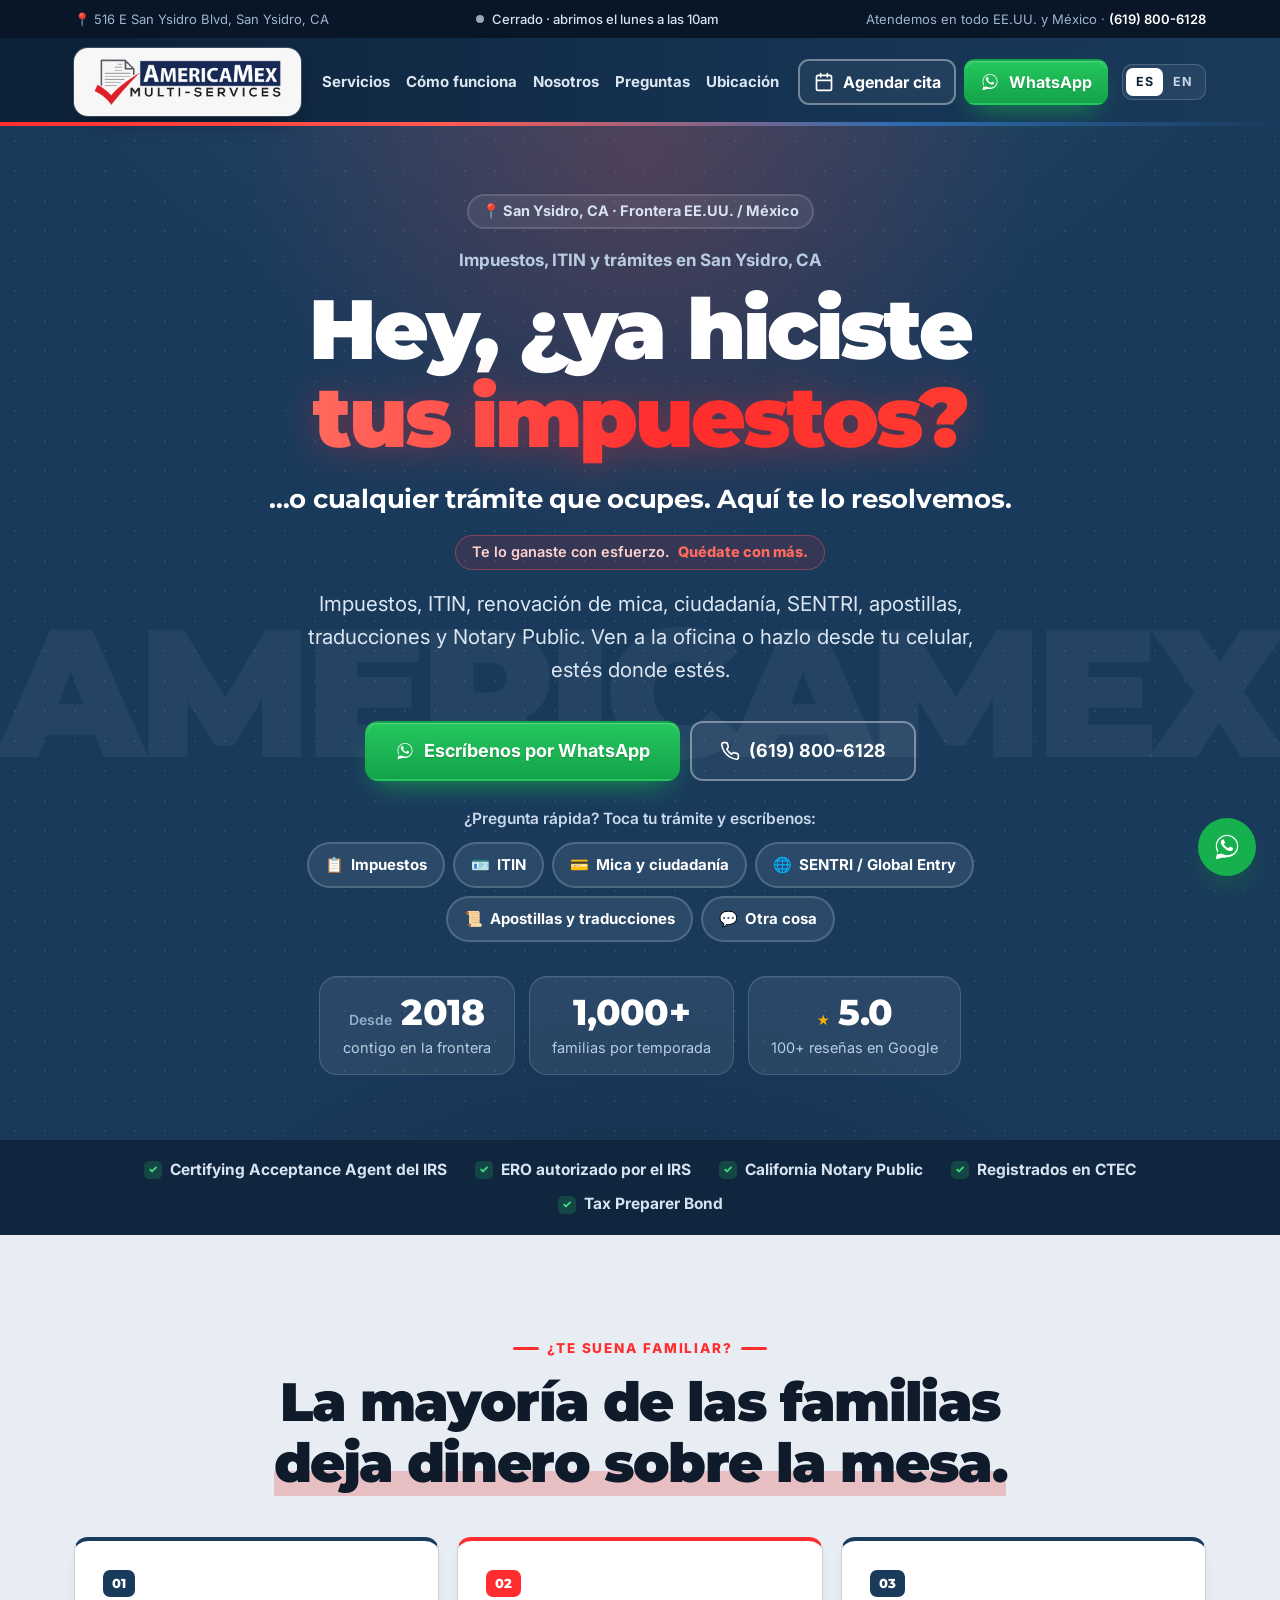
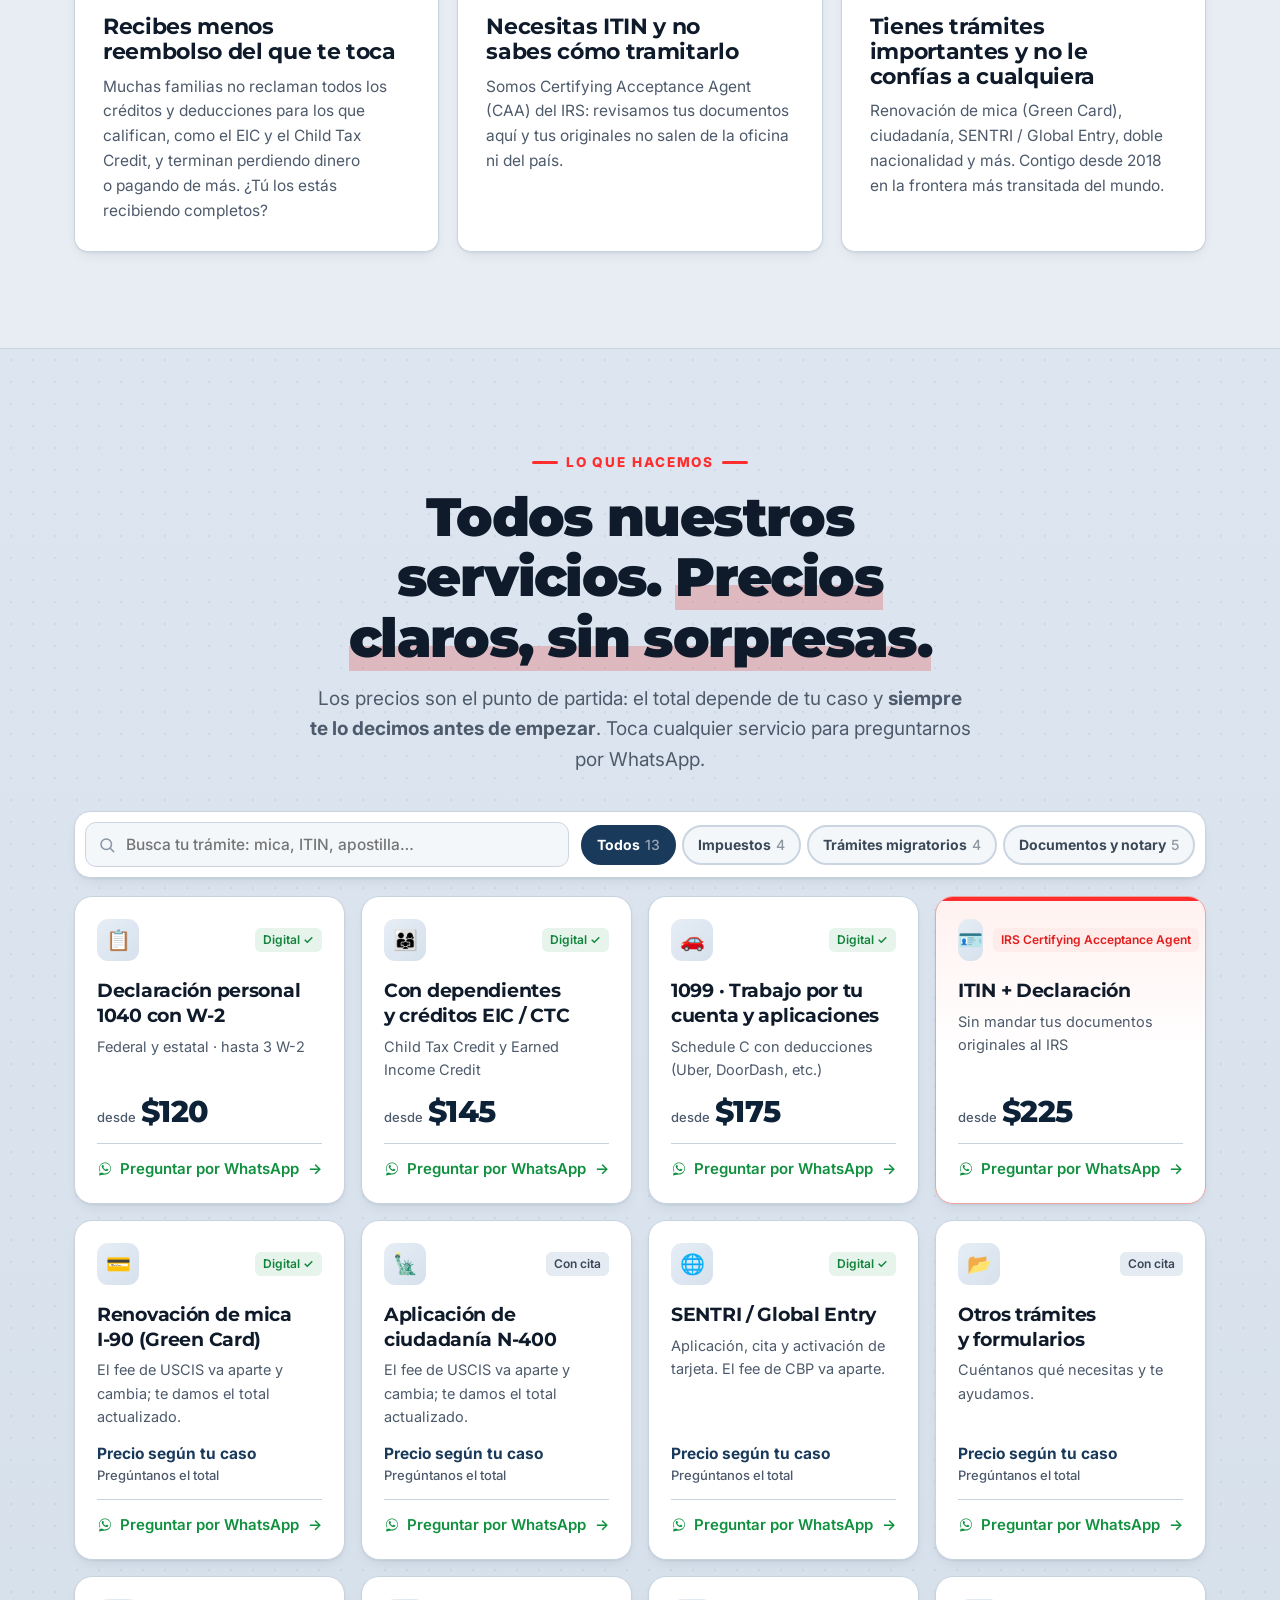
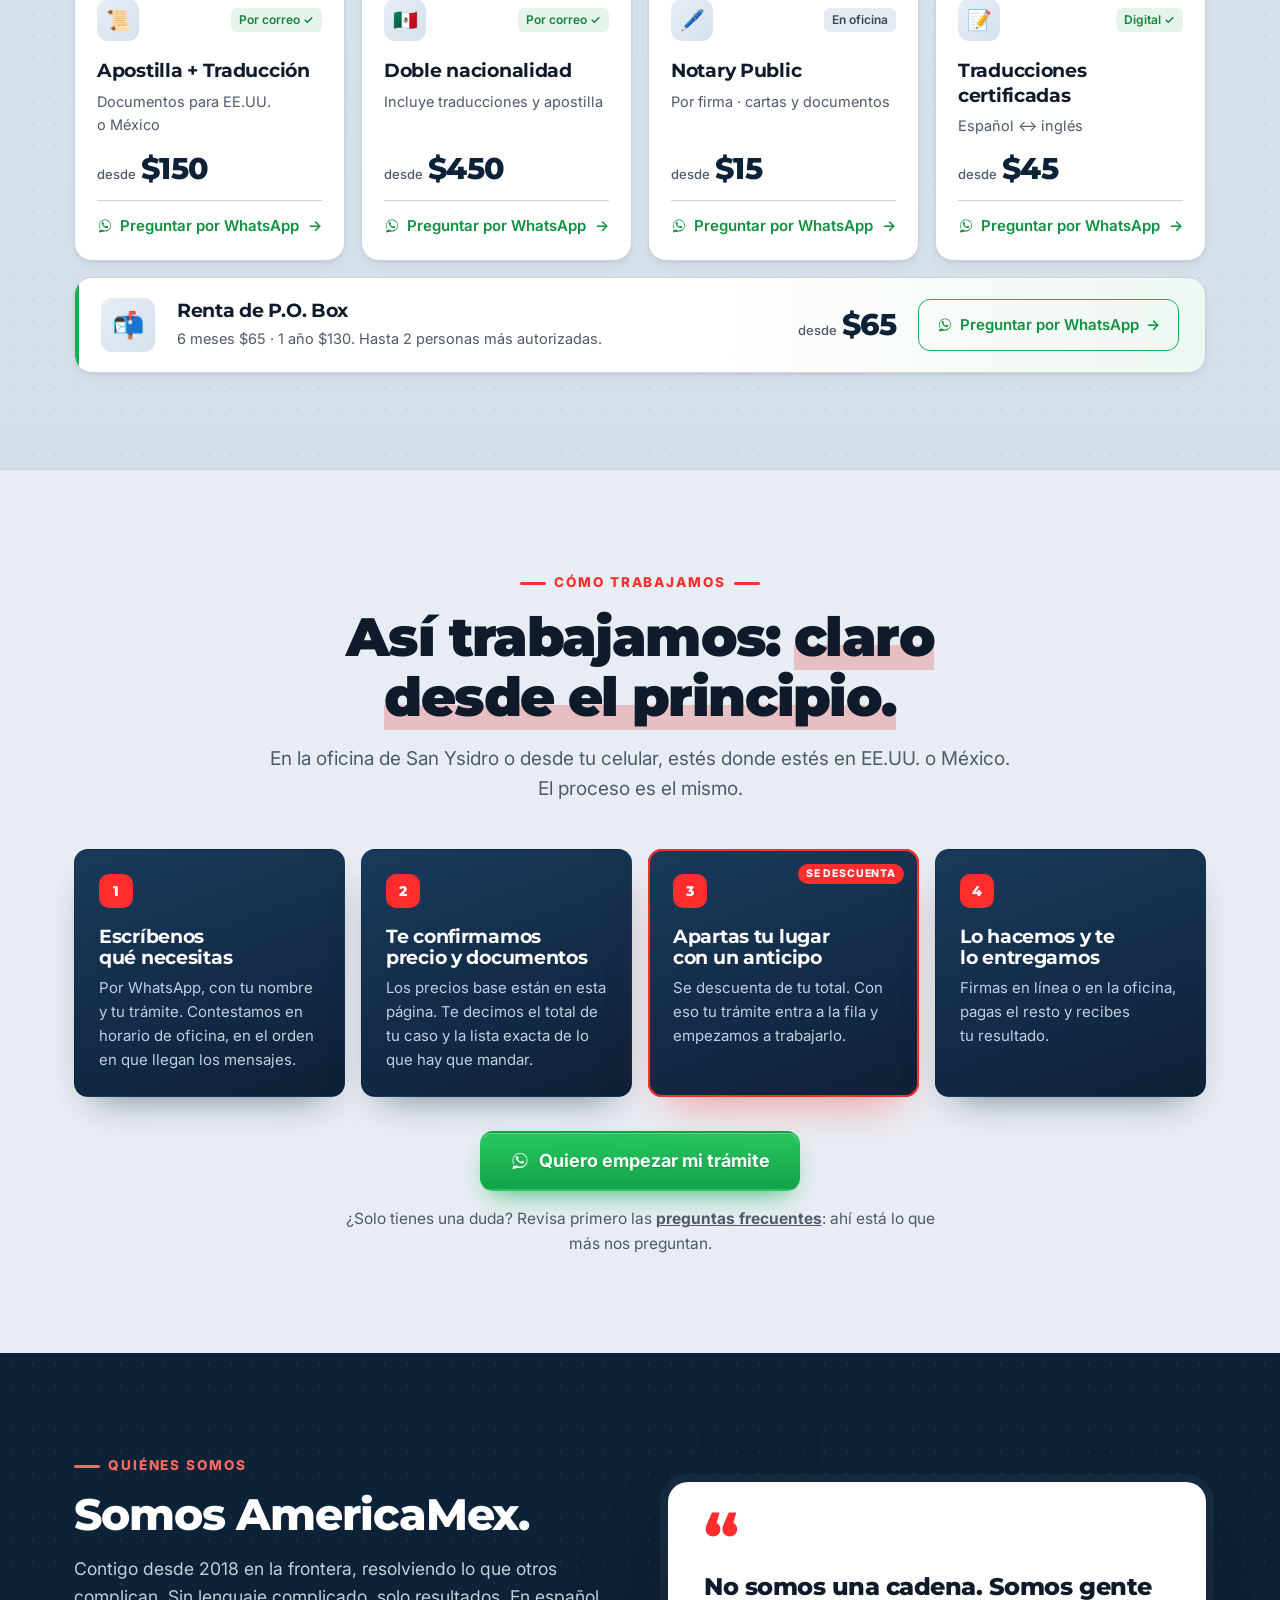
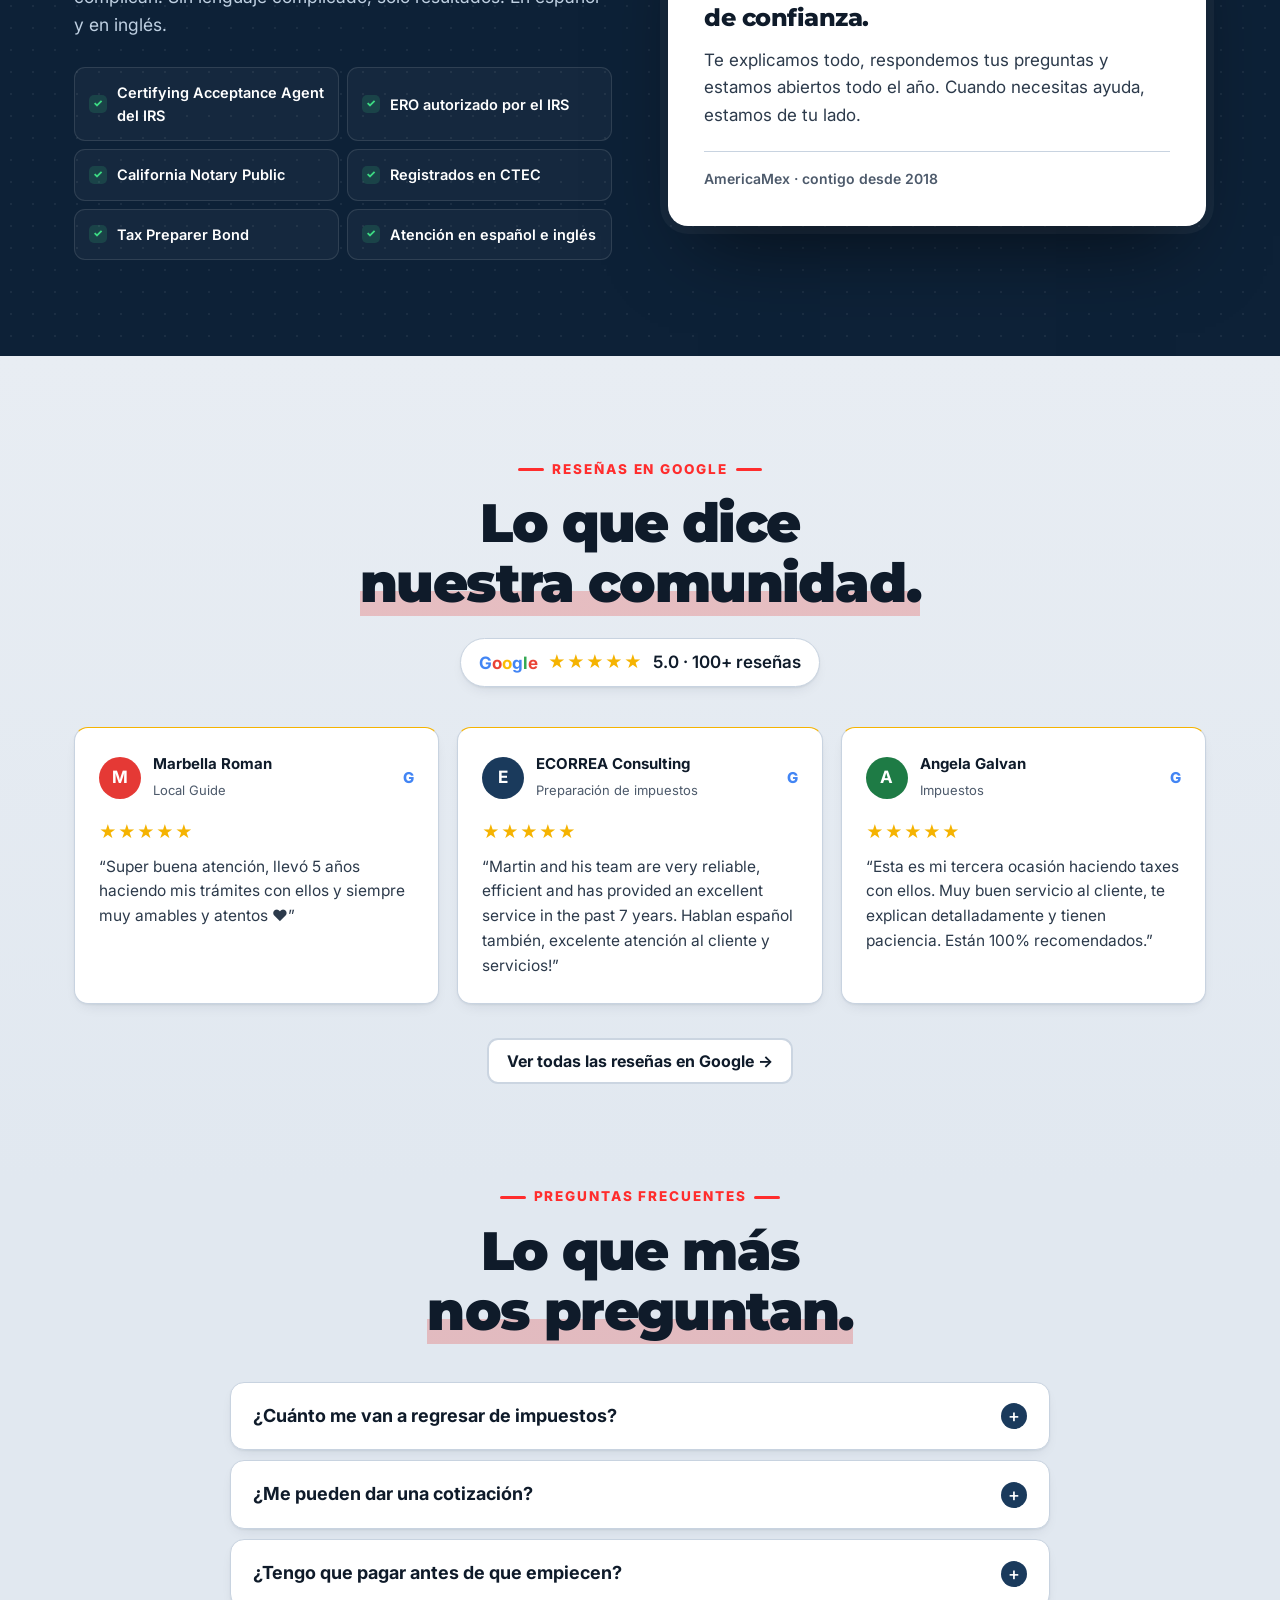
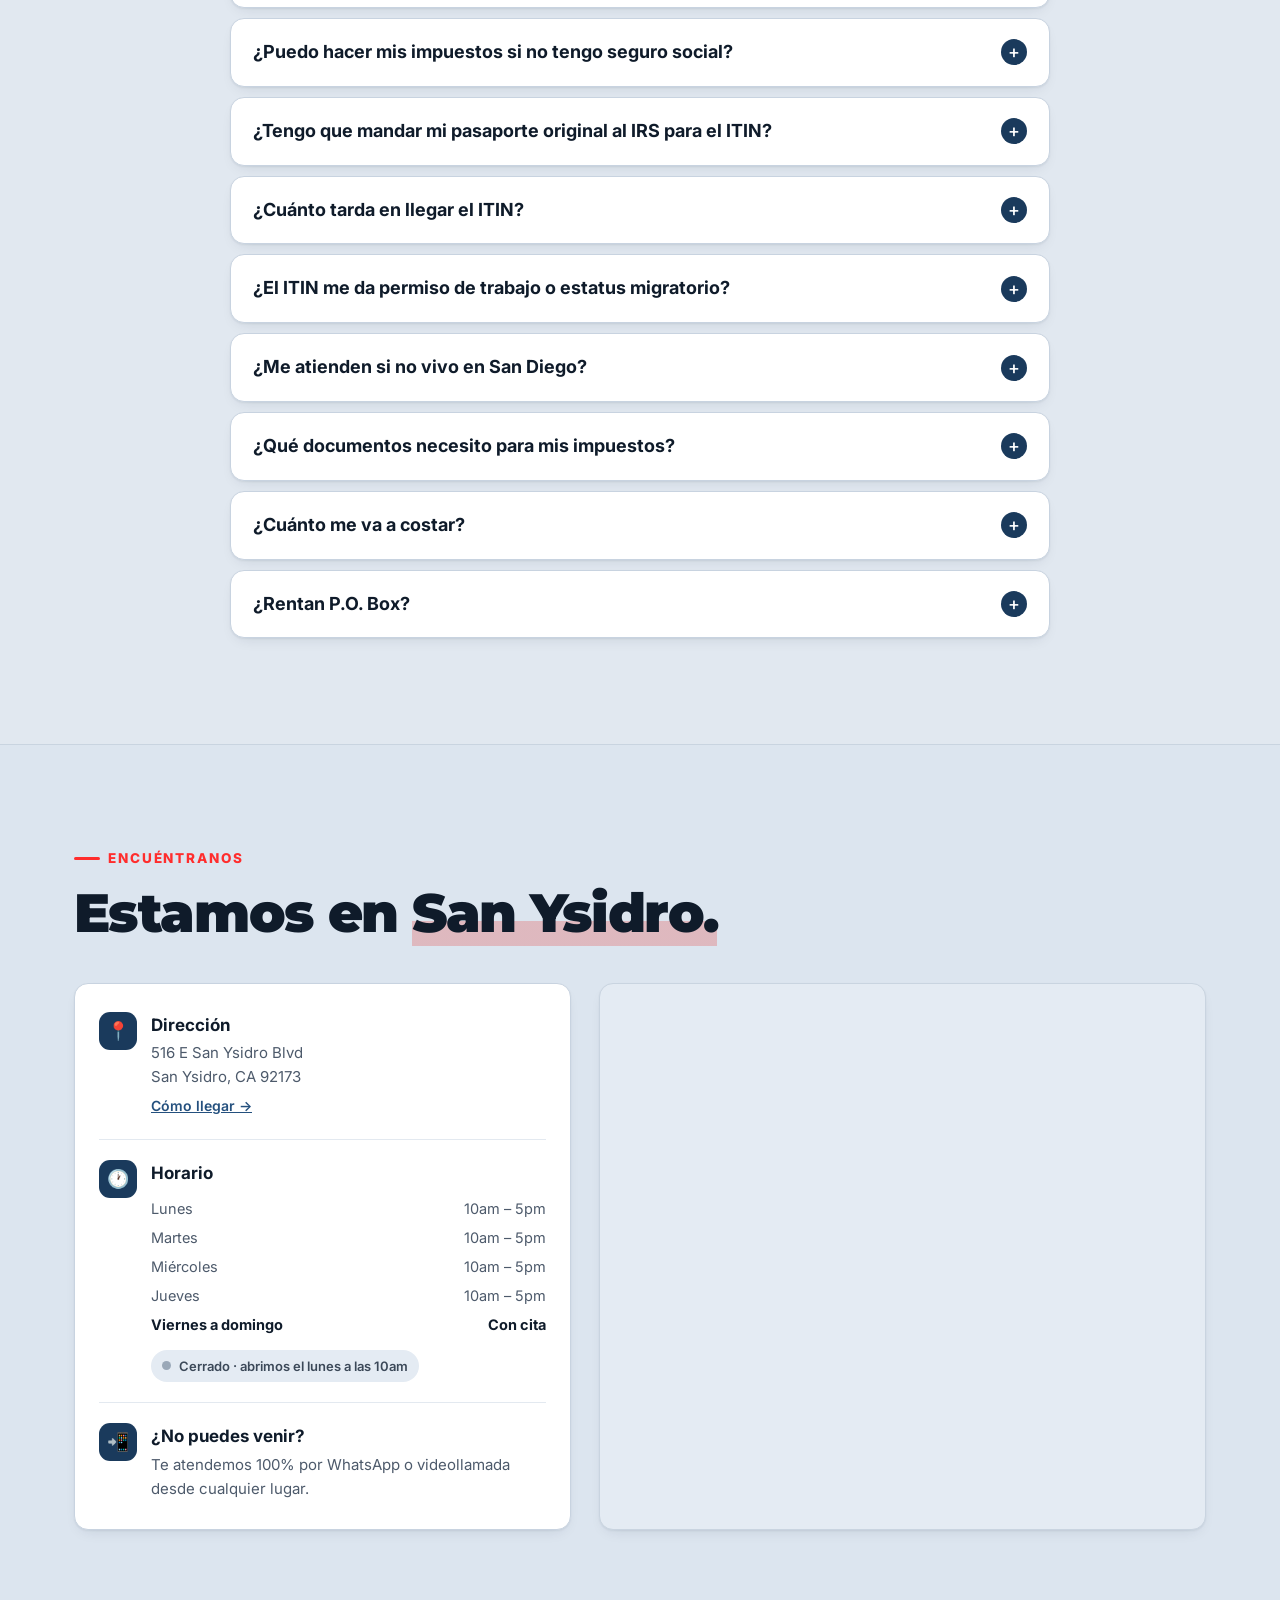
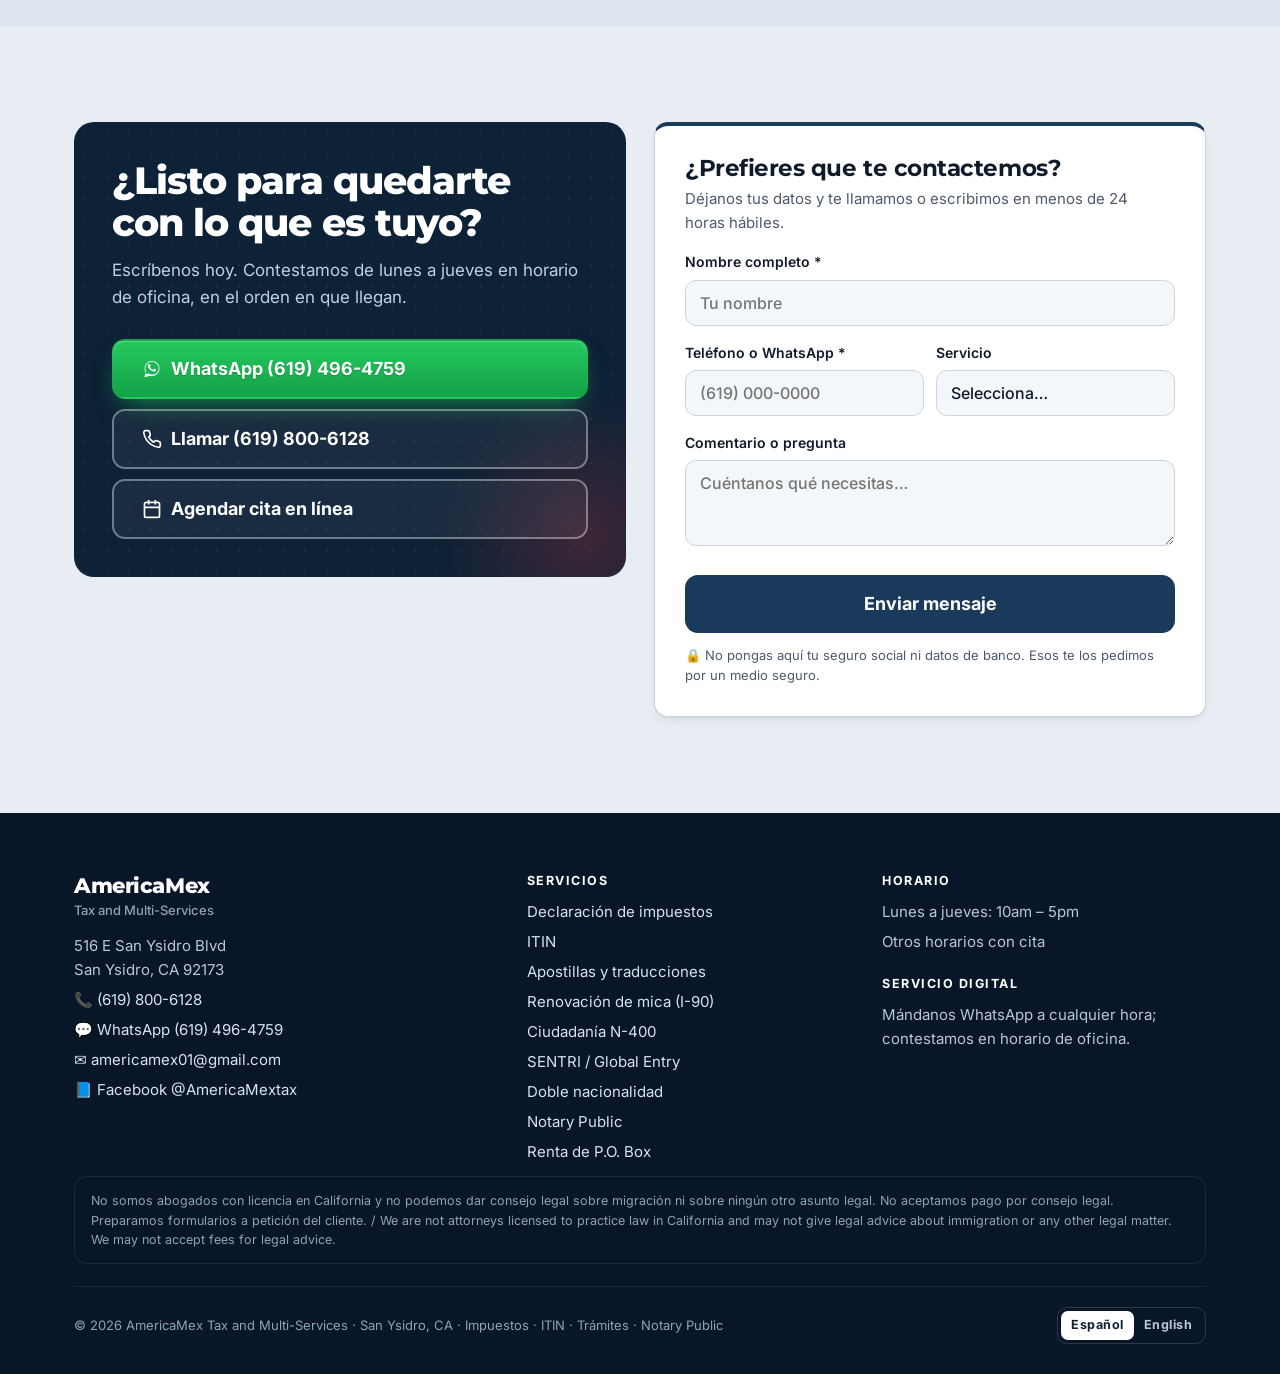
<file: index.html>
<!DOCTYPE html>
<html lang="es">
<head>
  <meta charset="UTF-8">
  <meta name="viewport" content="width=device-width, initial-scale=1, viewport-fit=cover">
  <title>Impuestos, ITIN y Trámites en San Ysidro, CA | AmericaMex</title>
  <meta name="description" content="Impuestos e ITIN con Agente Certificador (CAA) del IRS, renovación de mica, ciudadanía, SENTRI, apostillas y Notary Public en San Ysidro, CA. En español, en oficina o por WhatsApp.">
  <link rel="canonical" href="https://delmar85.github.io/americamex-web/">
  <link rel="alternate" hreflang="es" href="https://delmar85.github.io/americamex-web/">
  <link rel="alternate" hreflang="en" href="https://delmar85.github.io/americamex-web/en/">
  <link rel="alternate" hreflang="x-default" href="https://delmar85.github.io/americamex-web/">
  <meta name="robots" content="index, follow, max-image-preview:large, max-snippet:-1">
  <meta name="theme-color" content="#0D2137">
  <meta name="format-detection" content="telephone=yes">
  <meta name="geo.region" content="US-CA">
  <meta name="geo.placename" content="San Ysidro, San Diego">

  <!-- Vista previa al compartir (WhatsApp, Facebook, Messenger, X) -->
  <meta property="og:type" content="website">
  <meta property="og:site_name" content="AmericaMex Tax and Multi-Services">
  <meta property="og:locale" content="es_MX">
  <meta property="og:locale:alternate" content="en_US">
  <meta property="og:title" content="AmericaMex · Impuestos, ITIN y Trámites en San Ysidro, CA">
  <meta property="og:description" content="Impuestos, ITIN, mica, ciudadanía, SENTRI y apostillas. En la oficina o 100% desde tu celular. Escríbenos por WhatsApp.">
  <meta property="og:url" content="https://delmar85.github.io/americamex-web/">
  <meta property="og:image" content="https://delmar85.github.io/americamex-web/og-image.jpg">
  <meta property="og:image:type" content="image/jpeg">
  <meta property="og:image:width" content="1200">
  <meta property="og:image:height" content="630">
  <meta property="og:image:alt" content="AmericaMex Multi-Services: Impuestos, ITIN y Trámites en San Ysidro, CA">
  <meta name="twitter:card" content="summary_large_image">
  <meta name="twitter:title" content="AmericaMex · Impuestos, ITIN y Trámites en San Ysidro, CA">
  <meta name="twitter:description" content="En la oficina o 100% desde tu celular. Escríbenos por WhatsApp.">
  <meta name="twitter:image" content="https://delmar85.github.io/americamex-web/og-image.jpg">
  <meta name="twitter:image:alt" content="AmericaMex Multi-Services: Impuestos, ITIN y Trámites en San Ysidro, CA">

  <link rel="icon" href="favicon.ico" sizes="any">
  <link rel="icon" type="image/png" sizes="32x32" href="favicon-32.png">
  <link rel="apple-touch-icon" href="apple-touch-icon.png">
  <link rel="manifest" href="site.webmanifest">

  <link rel="preconnect" href="https://fonts.googleapis.com">
  <link rel="preconnect" href="https://fonts.gstatic.com" crossorigin>
  <link rel="preload" as="image" href="logo.webp" type="image/webp">
  <link href="https://fonts.googleapis.com/css2?family=Inter:wght@400;500;600;700&family=Montserrat:wght@700;800&display=swap" rel="stylesheet">

  <script type="application/ld+json">
{
 "@context": "https://schema.org",
 "@graph": [
  {
   "@type": [
    "AccountingService",
    "Notary"
   ],
   "@id": "https://delmar85.github.io/americamex-web/#negocio",
   "name": "AmericaMex Tax and Multi-Services",
   "alternateName": [
    "AmericaMex Tax",
    "AmericaMex Multi-Services"
   ],
   "url": "https://delmar85.github.io/americamex-web/",
   "logo": "https://delmar85.github.io/americamex-web/logo.png",
   "image": "https://delmar85.github.io/americamex-web/og-image.jpg",
   "description": "Impuestos e ITIN con Agente Certificador (CAA) del IRS, renovación de mica, ciudadanía, SENTRI, apostillas y Notary Public en San Ysidro, CA. En español, en oficina o por WhatsApp.",
   "foundingDate": "2018",
   "telephone": "+1-619-800-6128",
   "email": "americamex01@gmail.com",
   "priceRange": "$$",
   "currenciesAccepted": "USD",
   "paymentAccepted": "Cash, Credit Card, Zelle",
   "address": {
    "@type": "PostalAddress",
    "streetAddress": "516 E San Ysidro Blvd",
    "addressLocality": "San Ysidro",
    "addressRegion": "CA",
    "postalCode": "92173",
    "addressCountry": "US"
   },
   "hasMap": "https://www.google.com/maps/search/?api=1&query=516+E+San+Ysidro+Blvd+San+Ysidro+CA+92173",
   "openingHoursSpecification": [
    {
     "@type": "OpeningHoursSpecification",
     "dayOfWeek": [
      "Monday",
      "Tuesday",
      "Wednesday",
      "Thursday"
     ],
     "opens": "10:00",
     "closes": "17:00"
    }
   ],
   "areaServed": [
    {
     "@type": "City",
     "name": "San Ysidro"
    },
    {
     "@type": "City",
     "name": "San Diego"
    },
    {
     "@type": "City",
     "name": "Chula Vista"
    },
    {
     "@type": "City",
     "name": "National City"
    },
    {
     "@type": "City",
     "name": "Tijuana"
    },
    {
     "@type": "Country",
     "name": "United States"
    },
    {
     "@type": "Country",
     "name": "Mexico"
    }
   ],
   "knowsLanguage": [
    "es",
    "en"
   ],
   "contactPoint": [
    {
     "@type": "ContactPoint",
     "telephone": "+1-619-496-4759",
     "contactType": "customer service",
     "availableLanguage": [
      "Spanish",
      "English"
     ]
    }
   ],
   "sameAs": [
    "https://facebook.com/AmericaMextax"
   ],
   "hasOfferCatalog": {
    "@type": "OfferCatalog",
    "name": "Servicios",
    "itemListElement": [
     {
      "@type": "Offer",
      "itemOffered": {
       "@type": "Service",
       "name": "Declaración personal 1040 con W-2"
      },
      "priceSpecification": {
       "@type": "PriceSpecification",
       "minPrice": 120,
       "priceCurrency": "USD"
      }
     },
     {
      "@type": "Offer",
      "itemOffered": {
       "@type": "Service",
       "name": "Con dependientes y créditos EIC / CTC"
      },
      "priceSpecification": {
       "@type": "PriceSpecification",
       "minPrice": 145,
       "priceCurrency": "USD"
      }
     },
     {
      "@type": "Offer",
      "itemOffered": {
       "@type": "Service",
       "name": "1099 · Trabajo por tu cuenta y aplicaciones"
      },
      "priceSpecification": {
       "@type": "PriceSpecification",
       "minPrice": 175,
       "priceCurrency": "USD"
      }
     },
     {
      "@type": "Offer",
      "itemOffered": {
       "@type": "Service",
       "name": "ITIN + Declaración"
      },
      "priceSpecification": {
       "@type": "PriceSpecification",
       "minPrice": 225,
       "priceCurrency": "USD"
      }
     },
     {
      "@type": "Offer",
      "itemOffered": {
       "@type": "Service",
       "name": "Renovación de mica I-90 (Green Card)"
      }
     },
     {
      "@type": "Offer",
      "itemOffered": {
       "@type": "Service",
       "name": "Aplicación de ciudadanía N-400"
      }
     },
     {
      "@type": "Offer",
      "itemOffered": {
       "@type": "Service",
       "name": "SENTRI / Global Entry"
      }
     },
     {
      "@type": "Offer",
      "itemOffered": {
       "@type": "Service",
       "name": "Renta de P.O. Box"
      },
      "priceSpecification": {
       "@type": "PriceSpecification",
       "minPrice": 65,
       "priceCurrency": "USD"
      }
     },
     {
      "@type": "Offer",
      "itemOffered": {
       "@type": "Service",
       "name": "Otros trámites y formularios"
      }
     },
     {
      "@type": "Offer",
      "itemOffered": {
       "@type": "Service",
       "name": "Apostilla + Traducción"
      },
      "priceSpecification": {
       "@type": "PriceSpecification",
       "minPrice": 150,
       "priceCurrency": "USD"
      }
     },
     {
      "@type": "Offer",
      "itemOffered": {
       "@type": "Service",
       "name": "Doble nacionalidad"
      },
      "priceSpecification": {
       "@type": "PriceSpecification",
       "minPrice": 450,
       "priceCurrency": "USD"
      }
     },
     {
      "@type": "Offer",
      "itemOffered": {
       "@type": "Service",
       "name": "Notary Public"
      },
      "priceSpecification": {
       "@type": "PriceSpecification",
       "minPrice": 15,
       "priceCurrency": "USD"
      }
     },
     {
      "@type": "Offer",
      "itemOffered": {
       "@type": "Service",
       "name": "Traducciones certificadas"
      },
      "priceSpecification": {
       "@type": "PriceSpecification",
       "minPrice": 45,
       "priceCurrency": "USD"
      }
     }
    ]
   }
  },
  {
   "@type": "WebSite",
   "@id": "https://delmar85.github.io/americamex-web/#web",
   "url": "https://delmar85.github.io/americamex-web/",
   "name": "AmericaMex Tax and Multi-Services",
   "inLanguage": [
    "es",
    "en"
   ],
   "publisher": {
    "@id": "https://delmar85.github.io/americamex-web/#negocio"
   }
  },
  {
   "@type": "WebPage",
   "@id": "https://delmar85.github.io/americamex-web/#pagina",
   "url": "https://delmar85.github.io/americamex-web/",
   "name": "Impuestos, ITIN y Trámites en San Ysidro, CA | AmericaMex",
   "inLanguage": "es",
   "isPartOf": {
    "@id": "https://delmar85.github.io/americamex-web/#web"
   },
   "about": {
    "@id": "https://delmar85.github.io/americamex-web/#negocio"
   }
  },
  {
   "@type": "FAQPage",
   "@id": "https://delmar85.github.io/americamex-web/#preguntas",
   "inLanguage": "es",
   "mainEntity": [
    {
     "@type": "Question",
     "name": "¿Cuánto me van a regresar de impuestos?",
     "acceptedAnswer": {
      "@type": "Answer",
      "text": "Nadie te lo puede decir con seriedad antes de preparar tu declaración: depende de cuánto ganaste, cuánto te retuvieron y de tus dependientes. Por eso no damos un número por mensaje. Lo que sí sabes desde el principio es cuánto cuesta prepararla: los precios están en esta página."
     }
    },
    {
     "@type": "Question",
     "name": "¿Me pueden dar una cotización?",
     "acceptedAnswer": {
      "@type": "Answer",
      "text": "Los precios base ya están publicados aquí, en la sección de servicios. El total exacto de tu caso te lo confirmamos cuando vemos tus documentos y siempre antes de empezar."
     }
    },
    {
     "@type": "Question",
     "name": "¿Tengo que pagar antes de que empiecen?",
     "acceptedAnswer": {
      "@type": "Answer",
      "text": "Para empezar pedimos un anticipo que se descuenta de tu total. Así apartamos tu lugar y trabajamos tu caso con la atención que merece. El resto se paga cuando te entregamos."
     }
    },
    {
     "@type": "Question",
     "name": "¿Puedo hacer mis impuestos si no tengo seguro social?",
     "acceptedAnswer": {
      "@type": "Answer",
      "text": "Sí. Si no calificas para un seguro social (SSN), declaras con un ITIN. Nosotros lo tramitamos junto con tu declaración."
     }
    },
    {
     "@type": "Question",
     "name": "¿Tengo que mandar mi pasaporte original al IRS para el ITIN?",
     "acceptedAnswer": {
      "@type": "Answer",
      "text": "En la mayoría de los casos, no. Como Certifying Acceptance Agent revisamos tus documentos aquí y te los regresamos el mismo día."
     }
    },
    {
     "@type": "Question",
     "name": "¿Cuánto tarda en llegar el ITIN?",
     "acceptedAnswer": {
      "@type": "Answer",
      "text": "Normalmente de 7 a 11 semanas después de enviarlo, según la temporada. Te damos seguimiento todo el proceso."
     }
    },
    {
     "@type": "Question",
     "name": "¿El ITIN me da permiso de trabajo o estatus migratorio?",
     "acceptedAnswer": {
      "@type": "Answer",
      "text": "No. El ITIN es solo para cumplir con tus impuestos. Sí te ayuda a tener tus declaraciones en orden."
     }
    },
    {
     "@type": "Question",
     "name": "¿Me atienden si no vivo en San Diego?",
     "acceptedAnswer": {
      "@type": "Answer",
      "text": "Sí. Atendemos 100% en línea en todo EE.UU. y México: por WhatsApp, con firma electrónica y pago por Zelle o tarjeta."
     }
    },
    {
     "@type": "Question",
     "name": "¿Qué documentos necesito para mis impuestos?",
     "acceptedAnswer": {
      "@type": "Answer",
      "text": "Tu identificación, tus W-2 o 1099, el SSN o ITIN de cada persona en la declaración, los datos de tus dependientes y tu cuenta para el depósito. Si tienes la declaración del año pasado, tráela. Escríbenos y te mandamos la lista para tu caso."
     }
    },
    {
     "@type": "Question",
     "name": "¿Cuánto me va a costar?",
     "acceptedAnswer": {
      "@type": "Answer",
      "text": "Los precios de la página son el punto de partida. Según tu caso te decimos el total antes de empezar, sin sorpresas. En los trámites con fee del gobierno (USCIS o CBP) te damos el total actualizado."
     }
    }
   ]
  }
 ]
}
  </script>
  <script>document.documentElement.classList.add('js')</script>
  <style>
:root{
  --navy:#1A3A5C; --navy-d:#0D2137; --navy-dd:#081627; --navy2:#24507E; --red:#E53935; --red-d:#C62828; --coral:#FF6B66;
  --bg:#F6F7F9; --card:#fff; --ink:#14202F; --muted:#5B6878; --line:#E3E7ED; --soft:#EEF2F6;
  --wa:#1E8E4E; --wa-d:#17753F; --ok:#1E7B45; --ok-bg:#E6F4EC; --bad:#B42318; --bad-bg:#FDECEA; --gold:#F5B301;
  --r:14px; --shadow:0 1px 2px rgba(16,24,40,.05),0 12px 32px -16px rgba(16,24,40,.18);
  --fd:'Montserrat',system-ui,sans-serif; --fu:'Inter',system-ui,-apple-system,'Segoe UI',Roboto,sans-serif;
  --ease:cubic-bezier(.2,.7,.2,1);
}
*,*::before,*::after{box-sizing:border-box}
html{scroll-behavior:smooth;scroll-padding-top:80px;-webkit-text-size-adjust:100%}
body{margin:0;font:400 16px/1.6 var(--fu);color:var(--ink);background:var(--bg);-webkit-font-smoothing:antialiased;text-rendering:optimizeLegibility}
img,svg,iframe{max-width:100%;display:block}
a{color:var(--navy2)}
h1,h2,h3,h4{font-family:var(--fd);line-height:1.12;margin:0;letter-spacing:-.015em}
p{margin:0}
.container{width:100%;max-width:1180px;margin:0 auto;padding:0 24px}
.skip-link{position:absolute;left:-999px;top:8px;background:var(--navy);color:#fff;padding:8px 14px;border-radius:8px;z-index:100}
.skip-link:focus{left:8px}
:focus-visible{outline:3px solid #7FB2E5;outline-offset:2px;border-radius:6px}
.ico{width:20px;height:20px;flex:none}
.sr{position:absolute;width:1px;height:1px;overflow:hidden;clip:rect(0 0 0 0);white-space:nowrap}

/* Botones */
.btn{display:inline-flex;align-items:center;justify-content:center;gap:9px;font:600 15px/1 var(--fu);padding:13px 18px;border-radius:11px;border:1px solid transparent;text-decoration:none;cursor:pointer;transition:background .18s,border-color .18s,transform .18s var(--ease),box-shadow .18s;white-space:nowrap}
.btn:active{transform:translateY(1px)}
.btn-wa{background:var(--wa);color:#fff;box-shadow:0 8px 20px -10px rgba(30,142,78,.8),inset 0 1px 0 rgba(255,255,255,.15)}
.btn-wa:hover{background:var(--wa-d)}
.btn-navy{background:var(--navy);color:#fff}.btn-navy:hover{background:var(--navy-d)}
.btn-line{background:#fff;color:var(--ink);border-color:var(--line)}.btn-line:hover{border-color:#C9D1DB;background:#FAFBFC}
.btn-ghost{background:rgba(255,255,255,.05);color:#fff;border-color:rgba(255,255,255,.2)}.btn-ghost:hover{background:rgba(255,255,255,.11);border-color:rgba(255,255,255,.32)}
.btn-lg{padding:16px 22px;font-size:16px}
.btn-sm{padding:9px 13px;font-size:14px}

/* Encabezado */
.site-header{position:sticky;top:0;z-index:50;background:rgba(255,255,255,.88);backdrop-filter:saturate(1.6) blur(14px);-webkit-backdrop-filter:saturate(1.6) blur(14px);border-bottom:1px solid transparent;transition:border-color .2s,box-shadow .2s}
.site-header.scrolled{border-bottom-color:var(--line);box-shadow:0 6px 24px -18px rgba(16,24,40,.35)}
.header-inner{display:flex;align-items:center;gap:14px;height:68px}
.logo-wrap{display:flex;align-items:center;margin-right:auto}
.logo-img{height:38px;width:auto}
.main-nav ul{list-style:none;margin:0;padding:0;display:flex;align-items:center;gap:2px}
.main-nav a.lk{display:block;padding:8px 11px;border-radius:8px;color:var(--muted);font-weight:500;font-size:15px;text-decoration:none;transition:color .15s,background .15s}
.main-nav a.lk:hover{color:var(--ink);background:var(--soft)}
.main-nav .acts{display:flex;gap:8px;margin-left:10px}
.lang{display:inline-flex;padding:3px;border:1px solid var(--line);border-radius:10px;background:#fff;flex:none}
.lang a{font:700 12.5px/1 var(--fu);letter-spacing:.04em;padding:8px 10px;border-radius:7px;color:var(--muted);text-decoration:none}
.lang a[aria-current]{background:var(--navy);color:#fff}
.lang a:not([aria-current]):hover{color:var(--ink);background:var(--soft)}
.nav-toggle{display:none;width:42px;height:42px;border:1px solid var(--line);border-radius:10px;background:#fff;cursor:pointer;align-items:center;justify-content:center;flex-direction:column;gap:4px;flex:none}
.nav-toggle span{display:block;width:18px;height:2px;background:var(--ink);border-radius:2px;transition:transform .2s,opacity .2s}
.menu-open .nav-toggle span:nth-child(1){transform:translateY(6px) rotate(45deg)}
.menu-open .nav-toggle span:nth-child(2){opacity:0}
.menu-open .nav-toggle span:nth-child(3){transform:translateY(-6px) rotate(-45deg)}

/* Portada */
.hero{position:relative;background:radial-gradient(1200px 600px at 85% -10%,#173A63 0%,transparent 60%),radial-gradient(700px 500px at -10% 110%,rgba(229,57,53,.16),transparent 60%),var(--navy-d);color:#fff;overflow:hidden;padding:0}
.hero::before{content:"";position:absolute;inset:0;background-image:radial-gradient(rgba(255,255,255,.08) 1px,transparent 1px);background-size:22px 22px;mask-image:radial-gradient(ellipse at 30% 30%,#000 25%,transparent 75%);-webkit-mask-image:radial-gradient(ellipse at 30% 30%,#000 25%,transparent 75%)}
.hero-inner{position:relative;z-index:1;display:grid;grid-template-columns:1.15fr .85fr;gap:56px;align-items:center;padding:76px 24px 84px}
.pill{display:inline-flex;align-items:center;gap:8px;font:600 13px/1 var(--fu);padding:8px 13px;border-radius:999px;background:rgba(255,255,255,.07);border:1px solid rgba(255,255,255,.13);color:#D7E3F0}
.hero h1{margin:20px 0 0}
.hero h1 .kw{display:block;font:600 15px/1.4 var(--fu);letter-spacing:0;color:#93AECB;margin-bottom:14px}
.hero h1 .big{display:block;font-size:clamp(36px,5.4vw,62px);font-weight:800;letter-spacing:-.028em;line-height:1.04}
.hero h1 em{font-style:normal;background:linear-gradient(90deg,#FF7A73,#E53935);-webkit-background-clip:text;background-clip:text;color:transparent}
.hero-sub{margin-top:20px;font-size:18.5px;line-height:1.6;color:#BFD0E2;max-width:560px}
.hero-btns{display:flex;flex-wrap:wrap;gap:10px;margin-top:30px}
.status{display:inline-flex;align-items:center;gap:9px;margin-top:18px;font-size:14px;color:#B3C4D7}
.dot{width:9px;height:9px;border-radius:50%;background:#9AA8B8;flex:none}
.dot.on{background:#3DDC84;box-shadow:0 0 0 4px rgba(61,220,132,.18);animation:pulse 2.4s infinite}
@keyframes pulse{50%{box-shadow:0 0 0 7px rgba(61,220,132,.05)}}
.hero-stats{display:flex;gap:34px;margin-top:36px;padding-top:26px;border-top:1px solid rgba(255,255,255,.1);flex-wrap:wrap}
.hero-stats b{display:block;font:800 28px/1 var(--fd);color:#fff;letter-spacing:-.02em}
.hero-stats b small{font:600 14px var(--fu);color:#93AECB;margin-right:5px;letter-spacing:0}
.hero-stats span{display:block;margin-top:6px;font-size:13.5px;color:#93AECB}
.hero-stats .stars{display:inline;color:var(--gold);margin:0}

/* Panel de contacto directo */
.chatcard{position:relative;background:#fff;color:var(--ink);border-radius:20px;box-shadow:0 0 0 8px rgba(255,255,255,.04),0 40px 80px -30px rgba(0,0,0,.65);overflow:hidden}
.chat-top{display:flex;align-items:center;gap:12px;padding:16px 18px;background:linear-gradient(180deg,#F7F9FB,#fff);border-bottom:1px solid var(--line)}
.chat-av{position:relative;width:44px;height:44px;border-radius:12px;overflow:hidden;flex:none;border:1px solid var(--line);background:#fff}
.chat-av img{width:100%;height:100%;object-fit:cover}
.chat-top b{display:block;font:700 15.5px/1.2 var(--fu)}
.chat-top small{display:flex;align-items:center;gap:6px;font-size:12.5px;color:var(--muted);margin-top:3px}
.chat-top small .dot{width:7px;height:7px}
.chat-top .wa-badge{margin-left:auto;width:34px;height:34px;border-radius:50%;background:var(--ok-bg);color:var(--wa);display:grid;place-items:center}
.chat-top .wa-badge svg{width:19px;height:19px}
.chat-body{padding:18px 18px 8px}
.chat-body h2{font-size:21px;letter-spacing:-.02em}
.chat-body p{font-size:13.5px;color:var(--muted);margin-top:4px}
.chatcard ul{list-style:none;margin:0;padding:8px 10px 10px}
.chatcard li + li a{border-top:1px solid #F0F2F5}
.chatcard a.row{display:flex;align-items:center;gap:13px;padding:12px 8px;text-decoration:none;color:var(--ink);border-radius:10px;transition:background .15s}
.chatcard ul a{display:flex;align-items:center;gap:13px;padding:12px 8px;text-decoration:none;color:var(--ink);transition:background .15s}
.chatcard ul a:hover{background:#F7F9FB}
.qi{width:38px;height:38px;border-radius:11px;background:var(--soft);display:grid;place-items:center;font-size:18px;flex:none}
.qn{flex:1;min-width:0;font-weight:600;font-size:15px;line-height:1.25}
.qn small{display:block;font-weight:400;font-size:12.5px;color:var(--muted);margin-top:2px}
.qgo{width:32px;height:32px;border-radius:50%;display:grid;place-items:center;color:var(--wa);background:transparent;border:1px solid var(--line);transition:background .15s,color .15s,border-color .15s;flex:none}
.qgo svg{width:16px;height:16px}
.chatcard ul a:hover .qgo{background:var(--wa);border-color:var(--wa);color:#fff}
.chat-foot{display:flex;align-items:center;justify-content:space-between;padding:13px 18px;border-top:1px solid var(--line);background:#FAFBFC;font-size:14px}
.chat-foot a{font-weight:600;color:var(--navy2);text-decoration:none}
.chat-foot a:hover{text-decoration:underline}
.chat-foot span{color:var(--muted);font-size:12.5px}

/* Franja de confianza */
.trust{background:#fff;border-bottom:1px solid var(--line)}
.trust ul{list-style:none;margin:0;padding:18px 0;display:flex;flex-wrap:wrap;gap:10px 28px;justify-content:center}
.trust li{display:flex;align-items:center;gap:8px;font-size:14px;font-weight:600;color:#3B4858}
.ck{width:18px;height:18px;border-radius:5px;background:var(--ok-bg);color:var(--ok);display:grid;place-items:center;font-size:11px;font-weight:800;flex:none}

/* Secciones */
section{padding:96px 0}
.eyebrow{display:inline-flex;align-items:center;gap:8px;font:700 12px/1 var(--fu);letter-spacing:.14em;text-transform:uppercase;color:var(--red-d)}
.eyebrow::before{content:"";width:18px;height:2px;border-radius:2px;background:currentColor}
.eyebrow.light{color:#FF8A85}
.sec-h{max-width:740px}
.sec-h.center{text-align:center;margin:0 auto}
.sec-h.center .eyebrow::after{content:"";width:18px;height:2px;border-radius:2px;background:currentColor}
.sec-h h2{font-size:clamp(30px,3.8vw,44px);font-weight:800;margin-top:14px;letter-spacing:-.025em}
.sec-h p{margin-top:16px;color:var(--muted);font-size:17.5px}
.mark{background:linear-gradient(transparent 64%,rgba(229,57,53,.18) 64%)}
.card{background:var(--card);border:1px solid var(--line);border-radius:var(--r)}

/* Problema */
.grid3{display:grid;grid-template-columns:repeat(3,1fr);gap:18px;margin-top:44px}
.pcard{padding:28px}
.pnum{font:800 13px/1 var(--fd);color:var(--red);background:#FDECEA;border-radius:7px;padding:7px 9px;display:inline-block}
.pcard h3{font-size:20px;margin-top:18px}
.pcard p{margin-top:10px;color:var(--muted);font-size:15.5px}

/* Servicios */
.services{background:#fff;border-top:1px solid var(--line);border-bottom:1px solid var(--line)}
.toolbar{display:flex;gap:12px;align-items:center;flex-wrap:wrap;margin-top:36px;padding:10px;border:1px solid var(--line);border-radius:16px;background:var(--bg)}
.search{position:relative;flex:1 1 260px}
.search svg{position:absolute;left:13px;top:50%;transform:translateY(-50%);color:#8794A3;width:18px;height:18px}
.search input{width:100%;font:500 15.5px var(--fu);padding:12px 12px 12px 40px;border:1px solid var(--line);border-radius:11px;background:#fff;color:var(--ink);-webkit-appearance:none}
.search input:focus{outline:none;border-color:var(--navy2);box-shadow:0 0 0 3px rgba(36,80,126,.15)}
.chips{display:flex;gap:6px;flex-wrap:wrap}
.chip{font:600 14px/1 var(--fu);padding:11px 14px;border-radius:999px;border:1px solid var(--line);background:#fff;color:var(--muted);cursor:pointer;transition:all .15s}
.chip:hover{color:var(--ink);border-color:#C9D1DB}
.chip[aria-pressed="true"]{background:var(--navy);border-color:var(--navy);color:#fff}
.chip .n{opacity:.55;margin-left:5px;font-weight:500}
.sgrid{display:grid;grid-template-columns:repeat(auto-fill,minmax(255px,1fr));gap:16px;margin-top:18px}
.scard{display:flex;flex-direction:column;padding:22px;text-decoration:none;color:var(--ink);transition:border-color .2s,box-shadow .2s,transform .2s var(--ease)}
.scard[hidden]{display:none}
.scard:hover{border-color:#C6D0DC;box-shadow:var(--shadow);transform:translateY(-3px)}
.scard.feat{border-color:#F3B4B2;background:linear-gradient(180deg,#FFF6F5,#fff 45%)}
.stop{display:flex;align-items:center;justify-content:space-between;gap:10px}
.sico{width:42px;height:42px;border-radius:11px;background:var(--soft);display:grid;place-items:center;font-size:20px}
.tag{font:600 12px/1 var(--fu);padding:6px 8px;border-radius:6px;background:var(--soft);color:#3B4858;white-space:nowrap}
.tag.dig{background:var(--ok-bg);color:var(--ok)}
.tag.star{background:#FDECEA;color:var(--red-d)}
.scard h3{font-size:17px;margin-top:18px;line-height:1.3}
.scard p{font-size:14.5px;color:var(--muted);margin-top:6px;flex:1}
.sprice{margin-top:16px;font:800 26px/1 var(--fd);letter-spacing:-.02em}
.sprice small{font:500 13px var(--fu);color:var(--muted);margin-right:5px;letter-spacing:0}
.sprice.ask{font:700 15.5px/1.3 var(--fu);letter-spacing:0;color:var(--navy)}
.sprice.ask small{display:block;margin-top:3px;font-weight:500}
.sask{margin-top:16px;padding-top:13px;border-top:1px solid var(--line);font-size:14px;font-weight:600;color:var(--wa);display:flex;align-items:center;gap:7px}
.sask .ico{width:16px;height:16px}
.empty{display:none;text-align:center;padding:40px 20px;border:1px dashed #C9D1DB;border-radius:var(--r);margin-top:18px;color:var(--muted)}
.empty.show{display:block}
.empty .btn{margin-top:16px}

/* 100% digital */
.steps{display:grid;grid-template-columns:repeat(4,1fr);gap:16px;margin:44px 0 0;counter-reset:p;list-style:none;padding:0}
.step{padding:24px;position:relative}
.step::before{counter-increment:p;content:counter(p);font:800 14px/1 var(--fd);width:34px;height:34px;border-radius:10px;background:var(--navy);color:#fff;display:grid;place-items:center}
.step h3{font-size:17px;margin-top:18px}
.step p{margin-top:8px;font-size:15px;color:var(--muted)}
.center-cta{display:flex;justify-content:center;gap:10px;flex-wrap:wrap;margin-top:34px}

/* Nosotros */
.about{background:var(--navy-d);color:#fff;position:relative;overflow:hidden}
.about::before{content:"";position:absolute;inset:0;background-image:radial-gradient(rgba(255,255,255,.06) 1px,transparent 1px);background-size:22px 22px}
.about-inner{position:relative;display:grid;grid-template-columns:1fr 1fr;gap:56px;align-items:center}
.about h2{font-size:clamp(30px,3.8vw,44px);font-weight:800;margin-top:14px;letter-spacing:-.025em}
.about-desc{margin-top:16px;color:#BFD0E2;font-size:17.5px}
.creds{list-style:none;padding:0;margin:28px 0 0;display:grid;grid-template-columns:1fr 1fr;gap:8px}
.creds li{display:flex;gap:10px;align-items:center;padding:13px 14px;border:1px solid rgba(255,255,255,.11);border-radius:11px;background:rgba(255,255,255,.035);font-size:14.5px;font-weight:600}
.creds .ck{background:rgba(61,220,132,.15);color:#3DDC84}
.quote{margin:0;background:#fff;color:var(--ink);border-radius:20px;padding:36px;box-shadow:0 0 0 8px rgba(255,255,255,.04),0 40px 80px -30px rgba(0,0,0,.6)}
.quote .qm{font:800 64px/0.6 var(--fd);color:var(--red)}
.quote p{font-size:17px;margin-top:14px;color:#2C3A4B}
.quote p.big{font:800 24px/1.3 var(--fd);color:var(--ink);letter-spacing:-.02em}
.quote footer{margin-top:22px;padding-top:16px;border-top:1px solid var(--line);font-size:14px;color:var(--muted);font-weight:600}

/* Reseñas */
.gbar{display:inline-flex;align-items:center;gap:10px;margin:24px auto 0;padding:10px 18px;border:1px solid var(--line);border-radius:999px;background:#fff;font-weight:600;box-shadow:0 1px 2px rgba(16,24,40,.04)}
.gbar .s{color:var(--gold);letter-spacing:1px}
.gword{font:700 17px var(--fu)}
.reviews{display:grid;grid-template-columns:repeat(3,1fr);gap:18px;margin-top:40px}
.rev{padding:24px;margin:0;display:flex;flex-direction:column}
.rev-h{display:flex;align-items:center;gap:12px}
.av{width:42px;height:42px;border-radius:50%;display:grid;place-items:center;color:#fff;font-weight:700;flex:none}
.rev-h b{display:block;font-size:15px}
.rev-h small{color:var(--muted);font-size:13px}
.gmini{margin-left:auto;font:800 15px var(--fu);color:#4285F4}
.rev .s{color:var(--gold);margin-top:16px;letter-spacing:1px}
.rev blockquote{margin:8px 0 0;color:#2C3A4B;font-size:15.5px}

/* Preguntas */
.faq-list{max-width:820px;margin:40px auto 0}
.faq-list details{background:#fff;border:1px solid var(--line);border-radius:14px;margin-bottom:10px;transition:border-color .15s,box-shadow .15s}
.faq-list details[open]{border-color:#C6D0DC;box-shadow:var(--shadow)}
.faq-list summary{list-style:none;cursor:pointer;padding:19px 22px;font-weight:600;font-size:16.5px;display:flex;gap:14px;align-items:center;justify-content:space-between}
.faq-list summary::-webkit-details-marker{display:none}
.faq-list summary::after{content:"+";font:500 22px/1 var(--fu);color:#8794A3;transition:transform .2s;flex:none}
.faq-list details[open] summary::after{transform:rotate(45deg)}
.faq-list details p{padding:0 22px 20px;color:var(--muted)}

/* Ubicación */
.loc{background:#fff;border-top:1px solid var(--line)}
.loc-inner{display:grid;grid-template-columns:.9fr 1.1fr;gap:28px;margin-top:40px;align-items:stretch}
.info{padding:8px 24px;font-style:normal}
.irow{display:flex;gap:14px;padding:20px 0;border-bottom:1px solid var(--line)}
.irow:last-child{border-bottom:0}
.irow strong{display:block;font-size:15px}
.irow p{color:var(--muted);font-size:15px;margin-top:2px}
.irow a{font-weight:600;font-size:14px;display:inline-block;margin-top:6px}
.hours{width:100%;border-collapse:collapse;margin-top:6px;font-size:14.5px}
.hours td{padding:3px 0;color:var(--muted)}
.hours td:last-child{text-align:right}
.hours tr.today td{color:var(--ink);font-weight:700}
.stat-chip{display:inline-flex;align-items:center;gap:8px;font-size:13px;font-weight:600;padding:6px 11px;border-radius:999px;background:var(--soft);color:#3B4858;margin-top:10px}
.stat-chip.on{background:var(--ok-bg);color:var(--ok)}
.map{border-radius:var(--r);overflow:hidden;border:1px solid var(--line);min-height:400px;background:var(--soft)}
.map iframe{width:100%;height:100%;min-height:400px;border:0}

/* Contacto */
.contact-inner{display:grid;grid-template-columns:1fr 1fr;gap:28px;align-items:start}
.cta-box{background:var(--navy-d);color:#fff;border-radius:20px;padding:38px;position:relative;overflow:hidden}
.cta-box::before{content:"";position:absolute;inset:0;background-image:radial-gradient(rgba(255,255,255,.06) 1px,transparent 1px);background-size:22px 22px}
.cta-box::after{content:"";position:absolute;right:-120px;bottom:-120px;width:320px;height:320px;background:radial-gradient(circle,rgba(229,57,53,.22),transparent 65%)}
.cta-box > *{position:relative;z-index:1}
.cta-box h2{font-size:clamp(28px,3.2vw,38px);font-weight:800;letter-spacing:-.025em}
.cta-box p{color:#BFD0E2;margin-top:12px;font-size:17px}
.cta-box .btns{display:flex;flex-direction:column;gap:10px;margin-top:28px}
.cta-box .btn{justify-content:flex-start}
.form{padding:30px}
.form h3{font-size:23px;letter-spacing:-.02em}
.form .sub{color:var(--muted);margin-top:6px;font-size:15px}
.fg{margin-top:16px}
.fg label{display:block;font-weight:600;font-size:14px;margin-bottom:6px}
.fg input,.fg select,.fg textarea{width:100%;font:500 16px var(--fu);padding:12px 14px;border:1px solid var(--line);border-radius:11px;background:#fff;color:var(--ink)}
.fg select{appearance:none;-webkit-appearance:none;background-image:url("data:image/svg+xml,%3Csvg xmlns='http://www.w3.org/2000/svg' width='12' height='8'%3E%3Cpath d='M1 1l5 5 5-5' stroke='%235B6878' stroke-width='2' fill='none'/%3E%3C/svg%3E");background-repeat:no-repeat;background-position:right 14px center;padding-right:38px}
.fg input:focus,.fg select:focus,.fg textarea:focus{outline:none;border-color:var(--navy2);box-shadow:0 0 0 3px rgba(36,80,126,.15)}
.fg2{display:grid;grid-template-columns:1fr 1fr;gap:12px}
.hp{position:absolute;left:-9999px;width:1px;height:1px;overflow:hidden}
.form .btn{width:100%;margin-top:20px}
.form-note{font-size:13px;color:var(--muted);margin-top:12px}
.form-msg{margin-top:14px;padding:12px 14px;border-radius:10px;font-weight:600;font-size:15px}
.form-msg.ok{background:var(--ok-bg);color:var(--ok)}
.form-msg.err{background:var(--bad-bg);color:var(--bad)}

/* Pie */
.site-footer{background:var(--navy-dd);color:#B9C7D6;padding:60px 0 30px;font-size:15px}
.fgrid{display:grid;grid-template-columns:1.3fr 1fr 1fr;gap:32px}
.flogo{font:800 21px var(--fd);color:#fff;letter-spacing:-.02em}
.flogo span{display:block;font:500 13px var(--fu);color:#8FA3B8;margin-top:4px;letter-spacing:0}
.site-footer h4{font:700 12.5px var(--fu);letter-spacing:.12em;text-transform:uppercase;color:#fff;margin-bottom:12px}
.site-footer ul{list-style:none;margin:0;padding:0}
.site-footer li{margin:6px 0}
.site-footer a{color:#D7E3F0;text-decoration:none}
.site-footer a:hover{text-decoration:underline}
.site-footer p{margin:6px 0}
.legal{margin-top:36px;padding:14px 16px;border:1px solid rgba(255,255,255,.08);border-radius:12px;font-size:12.5px;line-height:1.55;color:#8FA3B8}
.fbot{margin-top:22px;padding-top:20px;border-top:1px solid rgba(255,255,255,.08);font-size:13px;color:#8FA3B8;display:flex;justify-content:space-between;gap:12px;flex-wrap:wrap;align-items:center}
.fbot .lang{background:transparent;border-color:rgba(255,255,255,.15)}
.fbot .lang a{color:#B9C7D6}
.fbot .lang a[aria-current]{background:#fff;color:var(--navy-d)}
.fbot .lang a:not([aria-current]):hover{background:rgba(255,255,255,.08);color:#fff}

/* WhatsApp flotante (compu) y barra inferior (celular) */
.wa-float{position:fixed;right:24px;bottom:24px;width:58px;height:58px;border-radius:50%;background:var(--wa);color:#fff;display:grid;place-items:center;box-shadow:0 14px 30px -8px rgba(23,117,63,.65);z-index:40;transition:transform .2s var(--ease)}
.wa-float:hover{transform:scale(1.07)}
.mbar{display:none}

/* Aparición suave al bajar */
.js .rv{opacity:0;transform:translateY(16px);transition:opacity .7s var(--ease),transform .7s var(--ease)}
.js .rv.in{opacity:1;transform:none}

/* Responsivo */
@media (min-width:1061px){.hb-cita{display:none}}
@media (max-width:1060px){.main-nav a.lk{padding:8px 8px;font-size:14.5px}}
@media (max-width:980px){
  .hero-inner{grid-template-columns:1fr;gap:40px;padding:56px 24px 64px}
  .chatcard{max-width:560px}
  .about-inner,.loc-inner,.contact-inner{grid-template-columns:1fr}
  .steps{grid-template-columns:1fr 1fr}
  .reviews,.grid3{grid-template-columns:1fr}
  .fgrid{grid-template-columns:1fr 1fr}
}
@media (max-width:1060px){
  .nav-toggle{display:flex}
  .main-nav{position:fixed;left:0;right:0;top:68px;background:#fff;border-bottom:1px solid var(--line);box-shadow:0 18px 30px -18px rgba(16,24,40,.35);padding:10px 16px 18px;display:none;max-height:calc(100vh - 68px);overflow:auto}
  .main-nav.open{display:block}
  .main-nav ul{flex-direction:column;align-items:stretch;gap:2px}
  .main-nav a.lk{padding:13px 12px;font-size:16px}
  .main-nav .acts{margin:10px 0 0;flex-direction:column}
  .main-nav .acts .btn{width:100%}
}
@media (max-width:640px){
  section{padding:68px 0}
  .container{padding:0 16px}
  .hero-inner{padding:40px 16px 52px}
  .hero-btns .btn{flex:1 1 100%}
  .hero-stats{gap:22px}
  .steps,.creds,.fg2,.fgrid{grid-template-columns:1fr}
  .toolbar{padding:8px}
  .chips{width:100%;overflow-x:auto;flex-wrap:nowrap;scrollbar-width:none;margin:0 -2px;padding:0 2px}
  .chips::-webkit-scrollbar{display:none}
  .chip{flex:none}
  .quote,.cta-box,.form{padding:24px}
  .chat-body h2{font-size:19px}
  .logo-img{height:34px}
  .lang a{padding:8px 8px}
  .wa-float{display:none}
  body{padding-bottom:calc(70px + env(safe-area-inset-bottom))}
  .mbar{display:grid;grid-template-columns:1fr 1.4fr 1fr;gap:8px;position:fixed;left:0;right:0;bottom:0;z-index:45;padding:10px 12px calc(10px + env(safe-area-inset-bottom));background:rgba(255,255,255,.95);backdrop-filter:blur(12px);-webkit-backdrop-filter:blur(12px);border-top:1px solid var(--line)}
  .mbar .btn{padding:12px 8px;font-size:14px}
}
@media (prefers-reduced-motion:reduce){*{transition:none!important;animation:none!important;scroll-behavior:auto!important}.js .rv{opacity:1;transform:none}}

/* ═════════ v3b · Más contraste ═════════ */
:root{--bg:#E8EDF3; --line:#D3DCE6; --soft:#E4EBF3; --muted:#4D5A6B; --ink:#0F1B2A; --tint:#DCE5EF;
  --shadow:0 1px 2px rgba(13,33,55,.06),0 14px 34px -16px rgba(13,33,55,.28);
  --lift:0 1px 2px rgba(13,33,55,.06),0 6px 16px -8px rgba(13,33,55,.16)}
body{background:var(--bg)}
.card{border-color:var(--line);box-shadow:var(--lift)}

/* encabezado: línea de marca arriba */
.site-header{background:rgba(255,255,255,.94);border-bottom-color:var(--line)}
.site-header::before{content:"";position:absolute;left:0;right:0;top:0;height:3px;background:linear-gradient(90deg,var(--red),#FF7A73 35%,var(--navy2) 70%,var(--navy))}

/* franja de credenciales en azul, pegada a la portada */
.trust{background:#10263F;border-bottom:0;border-top:1px solid rgba(255,255,255,.07)}
.trust li{color:#D7E3F0}
.trust .ck{background:rgba(61,220,132,.16);color:#3DDC84}

/* problema */
#problema{background:var(--bg)}
.pcard{border-top:3px solid var(--navy)}
.pnum{background:var(--navy);color:#fff}
.pcard:nth-child(2){border-top-color:var(--red)}
.pcard:nth-child(2) .pnum{background:var(--red)}

/* servicios sobre fondo con tinta y puntitos */
.services{background:radial-gradient(rgba(26,58,92,.07) 1px,transparent 1px) 0 0/22px 22px,linear-gradient(180deg,#DDE6F0,#D5DFEA);border-color:#C9D4E0}
.toolbar{background:#fff;border-color:var(--line);box-shadow:var(--lift)}
.search input{background:#F4F7FA;border-color:#CBD5E1}
.chip{background:#F4F7FA;border-color:#CBD5E1;color:#3B4858}
.scard{background:#fff}
.scard .sico{background:linear-gradient(135deg,#E6EDF5,#D6E1ED)}
.scard.feat{background:linear-gradient(180deg,#FFF1F0,#fff 50%);border-color:#EFA3A0}
.sprice{color:var(--navy-d)}

/* cómo funciona: tarjetas azules */
#como-funciona{background:var(--bg)}
.step{background:linear-gradient(160deg,var(--navy) 0%,var(--navy-d) 100%);border-color:transparent;color:#fff;box-shadow:0 18px 36px -20px rgba(13,33,55,.6)}
.step::before{background:var(--red);color:#fff}
.step h3{color:#fff}
.step p{color:#BFD0E2}

/* reseñas y preguntas */
#resenas{background:linear-gradient(180deg,var(--bg),#E1E8F0)}
#preguntas{background:#E1E8F0}
.rev{border-top:3px solid var(--gold)}
.gbar{border-color:var(--line);box-shadow:var(--lift)}
.faq-list details{border-color:var(--line);box-shadow:var(--lift)}
.faq-list summary::after{width:26px;height:26px;border-radius:50%;background:var(--navy);color:#fff;display:grid;place-items:center;font-size:18px}
.faq-list details[open]{border-color:#B8C5D4}
.faq-list details[open] summary::after{background:var(--red)}

/* ubicación */
.loc{background:var(--tint);border-top:1px solid #C9D4E0}
.map{border-color:#C9D4E0;box-shadow:var(--lift)}
.irow{border-bottom-color:#E3E9F0}
.irow .qi{background:var(--navy);filter:none}

/* contacto */
#contacto{background:var(--bg)}
.fg input,.fg select,.fg textarea{background:#F4F7FA;border-color:#CBD5E1}
.fg input:focus,.fg select:focus,.fg textarea:focus{background:#fff}
.form{border-top:3px solid var(--navy)}

/* textos un poco más firmes */
.sec-h p,.pcard p,.scard p,.faq-list details p,.irow p{color:var(--muted)}
.mark{background:linear-gradient(transparent 62%,rgba(229,57,53,.26) 62%)}
.btn-line{border-color:#CBD5E1}
.mbar{border-top-color:#C9D4E0}

/* ═════════ v3c · Encabezado bold ═════════ */
.topbar{background:#081627;color:#9FB6CE;font-size:13px}
.topbar-in{display:flex;align-items:center;justify-content:space-between;gap:16px;height:38px}
.topbar a{color:#fff;font-weight:600;text-decoration:none}
.topbar a:hover{text-decoration:underline}
.tb-st{display:inline-flex;align-items:center;gap:8px;color:#D7E3F0;font-weight:500}
.tb-st .dot{width:8px;height:8px}
.site-header{background:linear-gradient(90deg,#0D2137 0%,#143150 55%,#1A3A5C 100%);border-bottom:0;backdrop-filter:none;-webkit-backdrop-filter:none}
.site-header::before{top:auto;bottom:0;height:3px}
.site-header.scrolled{box-shadow:0 10px 30px -14px rgba(0,0,0,.55)}
.header-inner{height:88px}
.logo-plate{display:inline-flex;align-items:center;background:#F7F7F7;border-radius:14px;padding:8px 14px;box-shadow:0 0 0 1px rgba(255,255,255,.18),0 10px 24px -10px rgba(0,0,0,.55);transition:transform .2s var(--ease)}
.logo-wrap:hover .logo-plate{transform:translateY(-1px)}
.logo-img{height:52px}
.main-nav a.lk{color:#C9D7E6;font-weight:600;position:relative}
.main-nav a.lk:hover{color:#fff;background:rgba(255,255,255,.08)}
.main-nav a.lk::after{content:"";position:absolute;left:11px;right:11px;bottom:3px;height:2px;border-radius:2px;background:var(--red);transform:scaleX(0);transition:transform .2s var(--ease)}
.main-nav a.lk:hover::after{transform:scaleX(1)}
.site-header .lang{background:rgba(255,255,255,.06);border-color:rgba(255,255,255,.18)}
.site-header .lang a{color:#C9D7E6}
.site-header .lang a[aria-current]{background:#fff;color:var(--navy-d)}
.site-header .lang a:not([aria-current]):hover{background:rgba(255,255,255,.1);color:#fff}
.nav-toggle{background:rgba(255,255,255,.06);border-color:rgba(255,255,255,.2)}
.nav-toggle span{background:#fff}
html{scroll-padding-top:100px}
@media (max-width:980px){.tb-r{display:none}}
@media (max-width:1060px){
  .main-nav{top:88px;background:#0D2137;border-bottom:3px solid var(--red);max-height:calc(100vh - 88px)}
  .main-nav a.lk::after{display:none}
  .main-nav .acts .btn-ghost{border-color:rgba(255,255,255,.25)}
}
@media (max-width:640px){
  .topbar{display:none}
  .header-inner{height:74px}
  .main-nav{top:74px;max-height:calc(100vh - 74px)}
  .logo-plate{padding:6px 10px;border-radius:12px}
  .logo-img{height:40px}
  html{scroll-padding-top:84px}
}
.main-nav a.lk{white-space:nowrap}
@media (min-width:1061px) and (max-width:1240px){.main-nav li.opt{display:none}}
@media (min-width:641px){.hero .status{display:none}}

/* ===== v4 · Hero azul con marca de agua (estilo clásico AmericaMex) ===== */
.hero{background-color:#1A3A5C;background-image:radial-gradient(900px 520px at 50% -12%,rgba(255,255,255,.07),transparent 70%),radial-gradient(700px 420px at 50% 115%,rgba(13,33,55,.55),transparent 70%);text-align:center}
.hero::before{background-image:radial-gradient(circle,rgba(255,255,255,.07) 1px,transparent 1px);background-size:30px 30px;mask-image:none;-webkit-mask-image:none}
.hero-wm{position:absolute;top:56%;left:50%;transform:translate(-50%,-50%);font:900 clamp(60px,14.2vw,250px)/1 var(--fd);letter-spacing:-.04em;color:rgba(255,255,255,.04);white-space:nowrap;pointer-events:none;user-select:none;z-index:0}
.hero-inner{grid-template-columns:1fr;max-width:980px;justify-items:center;padding:92px 24px 88px}
.hero-inner>div{display:flex;flex-direction:column;align-items:center}
.hero .pill{margin:0 auto}
.hero h1 .kw{color:#A9C1DB}
.hero h1 .big{font-size:clamp(40px,6.6vw,78px);font-weight:900;letter-spacing:-.035em;line-height:1.02}
.hero h1 .big .l,.hero h1 .big em{display:block}
.hero-sub{margin:22px auto 0;max-width:680px;color:#CFDCEA;font-size:19px}
.hero-btns{justify-content:center;margin-top:34px}
.hero-stats{justify-content:center;gap:48px;border-top-color:rgba(255,255,255,.14)}
.hero-stats>div{text-align:center}
.hero .status{justify-content:center}
.hero-ask{margin-top:26px;display:flex;flex-direction:column;align-items:center;gap:10px}
.ask-lbl{font-size:14px;font-weight:600;color:#A9C1DB}
.ask-row{display:flex;flex-wrap:wrap;justify-content:center;gap:8px;max-width:760px}
.ask-chip{display:inline-flex;align-items:center;gap:7px;padding:8px 14px;border-radius:999px;background:rgba(255,255,255,.08);border:1px solid rgba(255,255,255,.18);color:#fff;font-weight:600;font-size:14px;text-decoration:none;transition:background .15s,border-color .15s,transform .15s}
.ask-chip:hover,.ask-chip:focus-visible{background:var(--wa);border-color:var(--wa);transform:translateY(-1px)}
@media (max-width:640px){
  .hero-inner{padding:52px 16px 56px}
  .hero-wm{font-size:15vw;top:44%}
  .hero h1 .big{font-size:clamp(32px,9.6vw,44px)}
  .hero-sub{font-size:17px}
  .hero-stats{gap:24px}
  .ask-chip{font-size:13px;padding:7px 12px}
}

/* ===== v5 · Más poder: rojo brillante, verde vivo, letras grandes, líneas marcadas ===== */
:root{--red:#FF2D2D; --red-d:#E41C1C; --coral:#FF5A52; --wa:#17B04F; --wa-d:#119140; --ok:#13843C; --line:#C8D3E0}
body{font-size:17px}
/* botones */
.btn{font-weight:700;font-size:16px;border-width:2px}
.btn-lg{padding:18px 28px;font-size:18px;border-radius:13px}
.btn-wa{background:linear-gradient(180deg,#25C85E 0%,#14A24A 100%);color:#fff;text-shadow:0 1px 1px rgba(0,0,0,.22);box-shadow:0 12px 28px -12px rgba(23,176,79,.9),inset 0 1px 0 rgba(255,255,255,.25)}
.btn-wa:hover{background:linear-gradient(180deg,#22BA57 0%,#108A3E 100%)}
.btn-ghost{border-color:rgba(255,255,255,.38)!important}
.btn-ghost:hover{border-color:#fff!important}
/* hero */
.hero h1 .big{font-size:clamp(42px,7.2vw,88px)}
.hero h1 em{background:linear-gradient(90deg,#FF6A5F 0%,#FF2D2D 55%,#FF3B30 100%);-webkit-background-clip:text;background-clip:text;color:transparent;filter:drop-shadow(0 4px 18px rgba(255,45,45,.35))}
.hero h1 .kw{font-size:17px;font-weight:700;color:#B9CDE2}
.hero-sub{font-size:20.5px;color:#DCE6F1}
.hero .pill{font-size:14.5px;font-weight:700;border-width:2px}
.hero-stats b{font-size:36px}
.hero-stats span{font-size:14.5px;color:#B9CDE2}
.hero-stats{border-top-width:2px}
.ask-lbl{font-size:15.5px;color:#C9D9EA}
.ask-chip{font-size:15px;font-weight:700;border-width:2px;padding:9px 16px}
.ask-chip:hover,.ask-chip:focus-visible{background:var(--wa);border-color:var(--wa)}
.hero-wm{color:rgba(255,255,255,.05)}
/* encabezado */
.site-header::before{height:4px;background:linear-gradient(90deg,#FF2D2D,#FF5A52 35%,#2E6DB0 70%,#1A3A5C)}
.main-nav a.lk{font-size:16px;font-weight:700;color:#DCE6F1}
.main-nav a.lk::after{height:3px}
/* barra de credenciales */
.trust li{font-size:15.5px;font-weight:700}
.trust .ck{background:rgba(37,200,94,.2);color:#3BE07A}
/* secciones */
.eyebrow{font-size:13.5px;font-weight:800;color:var(--red)}
.eyebrow::before,.sec-h.center .eyebrow::after{width:26px;height:3px}
.eyebrow.light{color:#FF6A5F}
.sec-h h2{font-size:clamp(34px,4.6vw,54px);font-weight:900;letter-spacing:-.03em}
.sec-h p{font-size:19px}
.card{border-width:1.5px}
.pcard{border-top-width:4px}
.pcard h3{font-size:22px}
.scard h3{font-size:19px}
.step h3{font-size:19px}
.sprice{font-size:30px;color:var(--navy-d)}
.sask{font-size:15px;color:var(--wa-d);border-top-width:1.5px}
.scard:hover{border-color:var(--red)}
.chip{font-weight:700;border-width:2px}
.faq-list summary{font-size:18px;font-weight:700}
.form{border-top-width:4px}
.irow b,.irow strong{font-size:17px}
@media (max-width:640px){
  body{font-size:16.5px}
  .hero h1 .big{font-size:clamp(34px,10vw,46px)}
  .hero-sub{font-size:17.5px}
  .btn-lg{padding:16px 20px;font-size:17px}
  .hero-stats b{font-size:28px}
  .sec-h h2{font-size:clamp(30px,8.6vw,38px)}
  .sec-h p{font-size:17px}
}
.logo-wrap,.logo-plate{flex-shrink:0}
.logo-img{max-width:none}
@media (min-width:1061px){.main-nav a.lk{padding:8px 9px}}
@media (min-width:1061px) and (max-width:1320px){.main-nav a.lk{font-size:15px;padding:8px 7px}.site-header .btn{padding:11px 14px}}

/* ===== v6 · Gancho "Hey, ¿ya hiciste tus impuestos?" ===== */
.hero h1 .big{font-size:clamp(40px,6.6vw,84px);line-height:1.04}
.hero h1 .big .l{white-space:nowrap}
.hero h1 em.rot{display:block;min-height:1.08em;transition:opacity .3s ease,transform .3s ease}
.hero h1 em.rot.out{opacity:0;transform:translateY(-.25em)}
.hero h1 em.rot.in{animation:rotIn .42s cubic-bezier(.2,.8,.2,1)}
@keyframes rotIn{from{opacity:0;transform:translateY(.3em)}to{opacity:1;transform:none}}
.hero-after{margin:18px auto 0;max-width:760px;font:700 clamp(19px,2.2vw,26px)/1.35 var(--fd);color:#fff;letter-spacing:-.01em}
.hero-motto{display:inline-flex;align-items:center;gap:8px;margin:18px auto 0;padding:7px 16px;border-radius:999px;background:rgba(255,45,45,.12);border:1px solid rgba(255,90,82,.4);font:600 14.5px/1.3 var(--fu);color:#FFD2CF}
.hero-motto b{color:#FF6A5F;font-weight:800}
.hero-sub{margin-top:18px}
@media (max-width:640px){
  .hero h1 .big{font-size:clamp(30px,9vw,42px)}
  .hero h1 .big .l{white-space:normal}
  .hero-after{font-size:18px}
  .hero-motto{font-size:13px;padding:6px 12px;flex-wrap:wrap;justify-content:center}
}

/* ===== v7 · Más pulido, más corto en el celular, P.O. Box, formulario que nunca pierde un mensaje ===== */
.prog{position:fixed;left:0;top:0;height:3px;width:100%;transform-origin:0 50%;transform:scaleX(0);background:linear-gradient(90deg,#FF6A5F,#FF2D2D);z-index:70;pointer-events:none}
.hero-inner{padding:68px 24px 64px}
.hero::after{content:"";position:absolute;left:50%;top:-420px;width:900px;height:900px;margin-left:-450px;border-radius:50%;background:radial-gradient(circle,rgba(255,60,50,.20),transparent 62%);pointer-events:none;animation:respira 9s ease-in-out infinite;z-index:0}
@keyframes respira{0%,100%{transform:scale(1);opacity:.85}50%{transform:scale(1.14);opacity:1}}
.hero-stats{gap:14px;border-top:0;padding-top:0;margin-top:34px}
.hero-stats>div{min-width:196px;padding:17px 22px 15px;border-radius:18px;background:rgba(255,255,255,.07);border:1.5px solid rgba(255,255,255,.15);box-shadow:inset 0 1px 0 rgba(255,255,255,.08);transition:transform .2s var(--ease),background .2s}
.hero-stats>div:hover{transform:translateY(-3px);background:rgba(255,255,255,.11)}
.ask-chip{backdrop-filter:blur(4px);-webkit-backdrop-filter:blur(4px)}
.trust li{transition:transform .2s var(--ease)}.trust li:hover{transform:translateY(-1px)}

/* servicios: color por tipo y flecha */
.scard{position:relative;border-radius:18px;overflow:hidden}
.scard::before{content:"";position:absolute;left:0;right:0;top:0;height:4px;background:var(--cc,var(--navy));transform:scaleX(0);transform-origin:0 50%;transition:transform .28s var(--ease)}
.scard:hover::before,.scard:focus-visible::before{transform:scaleX(1)}
.scard[data-c="impuestos"]{--cc:#FF2D2D}.scard[data-c="migracion"]{--cc:#1A3A5C}.scard[data-c="documentos"]{--cc:#17B04F}
.scard.feat::before{transform:scaleX(1)}
.scard .sask::after{content:"→";margin-left:auto;transition:transform .2s var(--ease)}
.scard:hover .sask::after{transform:translateX(4px)}
.scard:hover .sico{transform:scale(1.06) rotate(-3deg)}
.sico{transition:transform .25s var(--ease)}

/* P.O. Box: renglón completo para que no quede una tarjeta sola */
@media (min-width:641px){
  .scard.wide{grid-column:1 / -1;display:grid;grid-template-columns:auto minmax(0,1fr) auto auto;grid-template-areas:"ico tit pr ask" "ico des pr ask";column-gap:22px;align-items:center;padding:20px 26px;background:linear-gradient(90deg,#fff 55%,#EEF7F1)}
  .scard.wide .stop{display:contents}.scard.wide .tag{display:none}
  .scard.wide .sico{grid-area:ico;width:54px;height:54px;font-size:26px}
  .scard.wide h3{grid-area:tit;margin:0;align-self:end}
  .scard.wide p{grid-area:des;margin:4px 0 0;align-self:start}
  .scard.wide .sprice{grid-area:pr;margin:0}
  .scard.wide .sask{grid-area:ask;margin:0;padding:13px 18px;border:1.5px solid var(--wa);border-radius:12px}
  .scard.wide::before{top:0;bottom:0;right:auto;width:4px;height:auto;transform:none}
}
.step{transition:transform .22s var(--ease),box-shadow .22s}
.step:hover{transform:translateY(-4px);box-shadow:0 26px 44px -22px rgba(13,33,55,.75)}
.cta-note{max-width:620px;margin:16px auto 0;text-align:center;color:var(--muted);font-size:15.5px}
.rev,.pcard{transition:transform .22s var(--ease),box-shadow .22s}
.rev:hover,.pcard:hover{transform:translateY(-4px);box-shadow:var(--shadow)}
.rev-swipe{display:none}
.faq-list summary:hover{color:var(--navy2)}
.form-msg .btn{margin-top:10px;width:100%}
.form-msg a.lnk{display:inline-block;margin-top:6px;font-weight:700;color:var(--wa-d)}
.totop{position:fixed;right:24px;bottom:94px;width:46px;height:46px;border-radius:50%;border:1.5px solid var(--line);background:#fff;color:var(--navy);font:800 18px/1 var(--fd);box-shadow:var(--shadow);cursor:pointer;opacity:0;pointer-events:none;transform:translateY(8px);transition:opacity .2s,transform .2s;z-index:39}
.totop.on{opacity:1;pointer-events:auto;transform:none}
.totop:hover{border-color:var(--red);color:var(--red)}

@media (max-width:640px){
  section{padding:56px 0}
  .hero-inner{padding:38px 16px 44px}
  .hero::after{width:520px;height:520px;margin-left:-260px;top:-260px}
  .hero-stats{display:grid;grid-template-columns:repeat(3,1fr);gap:8px;width:100%}
  .hero-stats>div{min-width:0;padding:12px 6px 10px;border-radius:14px}
  .hero-stats b{font-size:22px}
  .hero-stats b small{display:block;margin:0 0 2px;font-size:11px}
  .hero-stats span{font-size:11.5px;line-height:1.25}
  /* servicios en renglones compactos: caben los 13 sin bajar y bajar */
  .sgrid{grid-template-columns:1fr;gap:10px}
  .scard{display:grid;grid-template-columns:44px minmax(0,1fr) auto;grid-template-areas:"ico tit pr" "ico des pr";column-gap:12px;row-gap:2px;align-items:center;padding:13px 14px;border-radius:16px}
  .scard .stop{display:contents}
  .scard .sico{grid-area:ico;width:44px;height:44px;font-size:21px}
  .scard .tag{display:none}
  .scard h3{grid-area:tit;margin:0;font-size:16px;line-height:1.25}
  .scard p{grid-area:des;margin:0;font-size:13px;line-height:1.35;display:-webkit-box;-webkit-line-clamp:2;-webkit-box-orient:vertical;overflow:hidden}
  .scard .sprice{grid-area:pr;margin:0;text-align:right;font-size:21px;line-height:1.05}
  .scard .sprice small{display:block;margin:0 0 2px;font-size:11px}
  .scard .sprice.ask{font-size:12.5px;max-width:84px;color:var(--wa-d)}
  .scard .sprice.ask small{display:none}
  .scard .sask{display:none}
  .scard::before{top:0;bottom:0;right:auto;width:4px;height:auto;transform:none}
  /* pasos: número a la izquierda */
  .steps{gap:10px;margin-top:28px}
  .step{display:grid;grid-template-columns:34px 1fr;column-gap:14px;padding:16px 18px;align-items:start}
  .step::before{grid-row:1 / span 2}
  .step h3{margin:0;font-size:17px;align-self:center}
  .step p{grid-column:2;margin-top:4px;font-size:14.5px}
  .grid3{gap:12px;margin-top:28px}.pcard{padding:20px}.pcard h3{font-size:19px;margin-top:12px}
  /* reseñas: se deslizan de lado */
  .reviews{display:flex;overflow-x:auto;scroll-snap-type:x mandatory;gap:12px;margin:28px -16px 0;padding:4px 16px 12px;scrollbar-width:none}
  .reviews::-webkit-scrollbar{display:none}
  .rev{flex:0 0 86%;scroll-snap-align:center}
  .rev-swipe{display:block;text-align:center;font-size:13px;font-weight:700;color:var(--muted);margin-top:2px}
  .faq-list{margin-top:26px}.faq-list summary{padding:16px 16px;font-size:16.5px}.faq-list details p{padding:0 16px 16px}
  .center-cta .btn{flex:1 1 100%}
  .totop{display:none}
}
@media (prefers-reduced-motion:reduce){.hero::after{animation:none}}

/* ===== v9 · Así trabajamos (con anticipo) y pulido de tipografía ===== */
h1,h2,h3{text-wrap:balance}
p{text-wrap:pretty}
#como-funciona .steps{position:relative}
@media (min-width:981px){
  #como-funciona .steps::before{content:"";position:absolute;left:8%;right:8%;top:37px;height:2px;background:repeating-linear-gradient(90deg,rgba(255,255,255,.28) 0 8px,transparent 8px 16px);z-index:0}
  #como-funciona .step{position:relative;z-index:1}
}
#como-funciona .step.key{outline:2px solid var(--red);outline-offset:-2px;box-shadow:0 22px 44px -22px rgba(255,45,45,.55)}
#como-funciona .step.key::after{content:attr(data-tag);position:absolute;top:14px;right:14px;font:800 10.5px/1 var(--fu);letter-spacing:.08em;text-transform:uppercase;background:var(--red);color:#fff;padding:5px 8px;border-radius:999px}
#como-funciona .cta-note a{color:inherit;font-weight:700}
@media (max-width:640px){#como-funciona .step.key::after{position:static;display:inline-block;grid-column:2;margin-top:8px;justify-self:start}}

  </style>
</head>
<body>

  <svg width="0" height="0" style="position:absolute" aria-hidden="true">
    <symbol id="i-wa" viewBox="0 0 32 32"><path fill="currentColor" d="M16.004 3C9.377 3 4 8.373 4 15c0 2.34.653 4.527 1.787 6.393L4 29l7.79-1.75A11.94 11.94 0 0 0 16.004 27C22.63 27 28 21.627 28 15S22.63 3 16.004 3Zm0 21.75c-1.98 0-3.83-.55-5.41-1.5l-.388-.23-4.62 1.038 1.02-4.5-.253-.4A9.7 9.7 0 0 1 5.25 15c0-5.93 4.82-10.75 10.754-10.75S26.75 9.07 26.75 15 21.938 24.75 16.004 24.75Zm5.9-8.06c-.323-.163-1.912-.943-2.208-1.05-.296-.108-.512-.163-.728.163-.216.325-.836 1.05-1.025 1.267-.188.216-.377.244-.7.082-.323-.163-1.364-.503-2.598-1.604-.96-.856-1.608-1.912-1.796-2.237-.188-.325-.02-.5.142-.663.145-.145.323-.377.485-.566.163-.19.216-.325.323-.542.108-.216.054-.407-.027-.57-.081-.163-.728-1.757-.998-2.406-.263-.63-.53-.546-.728-.556-.188-.01-.404-.012-.62-.012-.216 0-.567.081-.864.407-.296.325-1.133 1.107-1.133 2.7 0 1.594 1.16 3.134 1.322 3.35.163.216 2.284 3.49 5.535 4.895.774.334 1.377.534 1.848.684.776.247 1.483.212 2.041.129.623-.093 1.912-.782 2.182-1.537.27-.755.27-1.402.189-1.537-.081-.135-.297-.216-.62-.38Z"/></symbol>
    <symbol id="i-tel" viewBox="0 0 24 24"><path fill="none" stroke="currentColor" stroke-width="2" stroke-linecap="round" stroke-linejoin="round" d="M22 16.9v3a2 2 0 0 1-2.2 2 19.8 19.8 0 0 1-8.6-3.1 19.5 19.5 0 0 1-6-6A19.8 19.8 0 0 1 2.1 4.2 2 2 0 0 1 4.1 2h3a2 2 0 0 1 2 1.7c.1.9.4 1.8.7 2.7a2 2 0 0 1-.5 2.1L8 9.8a16 16 0 0 0 6 6l1.3-1.3a2 2 0 0 1 2.1-.4c.9.3 1.8.6 2.7.7a2 2 0 0 1 1.7 2Z"/></symbol>
    <symbol id="i-cal" viewBox="0 0 24 24"><g fill="none" stroke="currentColor" stroke-width="2" stroke-linecap="round"><rect x="3" y="4" width="18" height="18" rx="2"/><path d="M16 2v4M8 2v4M3 10h18"/></g></symbol>
    <symbol id="i-search" viewBox="0 0 24 24"><g fill="none" stroke="currentColor" stroke-width="2" stroke-linecap="round"><circle cx="11" cy="11" r="7"/><path d="m21 21-4.3-4.3"/></g></symbol>
  </svg>

  <div class="prog" id="prog" aria-hidden="true"></div>

  <a class="skip-link" href="#main">Saltar al contenido</a>

  <div class="topbar">
    <div class="container topbar-in">
      <span>📍 516 E San Ysidro Blvd, San Ysidro, CA</span>
      <span class="tb-st"><span class="dot" id="topDot"></span><span id="topStatus">Lunes a jueves, 10am a 5pm</span></span>
      <span class="tb-r">Atendemos en todo EE.UU. y México · <a href="tel:+16198006128">(619) 800-6128</a></span>
    </div>
  </div>

  <header class="site-header" id="siteHeader">
    <div class="container header-inner">
      <a href="#top" class="logo-wrap" aria-label="AmericaMex Multi-Services, ir al inicio"><span class="logo-plate">
        <picture>
          <source srcset="logo.webp" type="image/webp">
          <picture><source srcset="logo.webp" type="image/webp"><img src="logo.png" alt="AmericaMex Multi-Services" class="logo-img" width="600" height="157" fetchpriority="high"></picture>
        </picture></span>
      </a>
      <nav class="main-nav" id="mainNav" aria-label="Menú principal">
        <ul>
          <li><a class="lk" href="#servicios">Servicios</a></li>
          <li class="opt"><a class="lk" href="#como-funciona">Cómo funciona</a></li>
          <li><a class="lk" href="#nosotros">Nosotros</a></li>
          <li><a class="lk" href="#preguntas">Preguntas</a></li>
          <li><a class="lk" href="#ubicacion">Ubicación</a></li>
          <li class="acts">
            <a href="https://cal.com/americamex-vv9s4r" target="_blank" rel="noopener" class="btn btn-ghost btn-sm"><svg class="ico" aria-hidden="true"><use href="#i-cal"/></svg>Agendar cita</a>
            <a href="https://wa.me/16194964759?text=Hola%2C%20vengo%20de%20su%20p%C3%A1gina%20web.%20Mi%20nombre%20es%3A%20___%20%C2%B7%20Necesito%20ayuda%20con%3A%20___" target="_blank" rel="noopener" class="btn btn-wa btn-sm"><svg class="ico" aria-hidden="true"><use href="#i-wa"/></svg>WhatsApp</a>
          </li>
        </ul>
      </nav>
      <div class="lang" role="group" aria-label="Idioma">
        <a href="https://delmar85.github.io/americamex-web/" hreflang="es" lang="es" aria-current="true">ES</a>
        <a href="https://delmar85.github.io/americamex-web/en/" hreflang="en" lang="en">EN</a>
      </div>
      <button class="nav-toggle" id="navToggle" aria-expanded="false" aria-controls="mainNav" aria-label="Abrir menú">
        <span></span><span></span><span></span>
      </button>
    </div>
  </header>

  <main id="main">

    <section class="hero" id="top">
      <div class="hero-wm" aria-hidden="true">AMERICAMEX</div>
      <div class="container hero-inner">
        <div>
          <span class="pill">📍 San Ysidro, CA · Frontera EE.UU. / México</span>
          <h1>
            <span class="kw">Impuestos, ITIN y trámites en San Ysidro, CA</span>
            <span class="big"><span class="l">Hey, ¿ya hiciste</span> <em class="rot" id="heroRot" data-words="tus impuestos?|tu ITIN?|tu ciudadanía?|tu SENTRI?|tu apostilla?|tu traducción?">tus impuestos?</em></span>
          </h1>
          <p class="hero-after">…o cualquier trámite que ocupes. Aquí te lo resolvemos.</p>
          <p class="hero-motto"><span>Te lo ganaste con esfuerzo.</span> <b>Quédate con más.</b></p>
          <p class="hero-sub">Impuestos, ITIN, renovación de mica, ciudadanía, SENTRI, apostillas, traducciones y Notary Public. Ven a la oficina o hazlo desde tu celular, estés donde estés.</p>
          <div class="hero-btns">
            <a href="https://wa.me/16194964759?text=Hola%2C%20vengo%20de%20su%20p%C3%A1gina%20web.%20Mi%20nombre%20es%3A%20___%20%C2%B7%20Necesito%20ayuda%20con%3A%20___" target="_blank" rel="noopener" class="btn btn-wa btn-lg"><svg class="ico" aria-hidden="true"><use href="#i-wa"/></svg>Escríbenos por WhatsApp</a>
            <a href="tel:+16198006128" class="btn btn-ghost btn-lg"><svg class="ico" aria-hidden="true"><use href="#i-tel"/></svg>(619) 800-6128</a>
            <a href="https://cal.com/americamex-vv9s4r" target="_blank" rel="noopener" class="btn btn-ghost btn-lg hb-cita"><svg class="ico" aria-hidden="true"><use href="#i-cal"/></svg>Agendar cita</a>
          </div>
          <div class="hero-ask"><span class="ask-lbl">¿Pregunta rápida? Toca tu trámite y escríbenos:</span>
            <div class="ask-row">
            <a class="ask-chip" target="_blank" rel="noopener" href="https://wa.me/16194964759?text=Hola%2C%20quiero%20hacer%20mis%20impuestos."><span aria-hidden="true">📋</span>Impuestos</a>
            <a class="ask-chip" target="_blank" rel="noopener" href="https://wa.me/16194964759?text=Hola%2C%20necesito%20sacar%20o%20renovar%20mi%20ITIN."><span aria-hidden="true">🪪</span>ITIN</a>
            <a class="ask-chip" target="_blank" rel="noopener" href="https://wa.me/16194964759?text=Hola%2C%20tengo%20una%20pregunta%20sobre%20mi%20mica%20o%20ciudadan%C3%ADa."><span aria-hidden="true">💳</span>Mica y ciudadanía</a>
            <a class="ask-chip" target="_blank" rel="noopener" href="https://wa.me/16194964759?text=Hola%2C%20me%20interesa%20SENTRI%20%2F%20Global%20Entry."><span aria-hidden="true">🌐</span>SENTRI / Global Entry</a>
            <a class="ask-chip" target="_blank" rel="noopener" href="https://wa.me/16194964759?text=Hola%2C%20necesito%20una%20apostilla%20o%20traducci%C3%B3n."><span aria-hidden="true">📜</span>Apostillas y traducciones</a>
            <a class="ask-chip" target="_blank" rel="noopener" href="https://wa.me/16194964759?text=Hola%2C%20tengo%20una%20pregunta%3A%20"><span aria-hidden="true">💬</span>Otra cosa</a>
            </div>
          </div>
          <div class="status" aria-live="polite"><span class="dot" id="heroDot"></span><span id="heroStatus">Lunes a jueves, 10am a 5pm</span></div>
          <div class="hero-stats">
            <div><b><small>Desde </small>2018</b><span>contigo en la frontera</span></div>
            <div><b>1,000+</b><span>familias por temporada</span></div>
            <div><b><span class="stars" aria-hidden="true">★</span> 5.0</b><span>100+ reseñas en Google</span></div>
          </div>
        </div>

      </div>
    </section>

    <div class="trust">
      <div class="container">
        <ul aria-label="Certificaciones">
          <li><span class="ck" aria-hidden="true">✓</span>Certifying Acceptance Agent del IRS</li>
          <li><span class="ck" aria-hidden="true">✓</span>ERO autorizado por el IRS</li>
          <li><span class="ck" aria-hidden="true">✓</span>California Notary Public</li>
          <li><span class="ck" aria-hidden="true">✓</span>Registrados en CTEC</li>
          <li><span class="ck" aria-hidden="true">✓</span>Tax Preparer Bond</li>
        </ul>
      </div>
    </div>

    <section id="problema">
      <div class="container">
        <div class="sec-h center rv">
          <div class="eyebrow">¿Te suena familiar?</div>
          <h2>La mayoría de las familias <span class="mark">deja dinero sobre la mesa.</span></h2>
        </div>
        <div class="grid3">
          <article class="card pcard rv"><span class="pnum" aria-hidden="true">01</span><h3>Recibes menos reembolso del que te toca</h3><p>Muchas familias no reclaman todos los créditos y deducciones para los que califican, como el EIC y el Child Tax Credit, y terminan perdiendo dinero o pagando de más. ¿Tú los estás recibiendo completos?</p></article>
          <article class="card pcard rv"><span class="pnum" aria-hidden="true">02</span><h3>Necesitas ITIN y no sabes cómo tramitarlo</h3><p>Somos Certifying Acceptance Agent (CAA) del IRS: revisamos tus documentos aquí y tus originales no salen de la oficina ni del país.</p></article>
          <article class="card pcard rv"><span class="pnum" aria-hidden="true">03</span><h3>Tienes trámites importantes y no le confías a cualquiera</h3><p>Renovación de mica (Green Card), ciudadanía, SENTRI / Global Entry, doble nacionalidad y más. Contigo desde 2018 en la frontera más transitada del mundo.</p></article>
        </div>
      </div>
    </section>

    <section class="services" id="servicios">
      <div class="container">
        <div class="sec-h center rv">
          <div class="eyebrow">Lo que hacemos</div>
          <h2>Todos nuestros servicios. <span class="mark">Precios claros, sin sorpresas.</span></h2>
          <p>Los precios son el punto de partida: el total depende de tu caso y <strong>siempre te lo decimos antes de empezar</strong>. Toca cualquier servicio para preguntarnos por WhatsApp.</p>
        </div>
        <div class="toolbar">
          <label class="search">
            <span class="sr">Buscar servicio</span>
            <svg aria-hidden="true"><use href="#i-search"/></svg>
            <input type="search" id="sBuscar" placeholder="Busca tu trámite: mica, ITIN, apostilla…" autocomplete="off" enterkeyhint="search">
          </label>
          <div class="chips" role="group" aria-label="Filtrar servicios">
            <button type="button" class="chip" data-f="todos" aria-pressed="true">Todos<span class="n"></span></button>
            <button type="button" class="chip" data-f="impuestos" aria-pressed="false">Impuestos<span class="n"></span></button>
            <button type="button" class="chip" data-f="migracion" aria-pressed="false">Trámites migratorios<span class="n"></span></button>
            <button type="button" class="chip" data-f="documentos" aria-pressed="false">Documentos y notary<span class="n"></span></button>
          </div>
        </div>
        <div class="sgrid" id="sGrid">
          <a class="card scard" data-c="impuestos" data-k="taxes 1040 w2 w-2 declaracion impuestos federal estatal return" target="_blank" rel="noopener" href="https://wa.me/16194964759?text=Hola%2C%20me%20interesa%3A%20Declaraci%C3%B3n%201040%20con%20W-2"><div class="stop"><span class="sico" aria-hidden="true">📋</span><span class="tag dig">Digital ✓</span></div><h3>Declaración personal 1040 con W-2</h3><p>Federal y estatal · hasta 3 W-2</p><div class="sprice"><small>desde</small>$120</div><span class="sask"><svg class="ico" aria-hidden="true"><use href="#i-wa"/></svg>Preguntar por WhatsApp</span></a>
          <a class="card scard" data-c="impuestos" data-k="taxes dependientes hijos eic ctc child tax credit earned income credito dependents kids" target="_blank" rel="noopener" href="https://wa.me/16194964759?text=Hola%2C%20me%20interesa%3A%20Declaraci%C3%B3n%20con%20dependientes%20%28EIC%20%2F%20CTC%29"><div class="stop"><span class="sico" aria-hidden="true">👨‍👩‍👧</span><span class="tag dig">Digital ✓</span></div><h3>Con dependientes y créditos EIC / CTC</h3><p>Child Tax Credit y Earned Income Credit</p><div class="sprice"><small>desde</small>$145</div><span class="sask"><svg class="ico" aria-hidden="true"><use href="#i-wa"/></svg>Preguntar por WhatsApp</span></a>
          <a class="card scard" data-c="impuestos" data-k="taxes 1099 self employed uber doordash lyft schedule c por mi cuenta negocio gig business" target="_blank" rel="noopener" href="https://wa.me/16194964759?text=Hola%2C%20me%20interesa%3A%20Declaraci%C3%B3n%201099%20%2F%20trabajo%20por%20mi%20cuenta"><div class="stop"><span class="sico" aria-hidden="true">🚗</span><span class="tag dig">Digital ✓</span></div><h3>1099 · Trabajo por tu cuenta y aplicaciones</h3><p>Schedule C con deducciones (Uber, DoorDash, etc.)</p><div class="sprice"><small>desde</small>$175</div><span class="sask"><svg class="ico" aria-hidden="true"><use href="#i-wa"/></svg>Preguntar por WhatsApp</span></a>
          <a class="card scard feat" data-c="impuestos" data-k="itin w7 w-7 taxes sin seguro social caa agente certificador no ssn acceptance agent" target="_blank" rel="noopener" href="https://wa.me/16194964759?text=Hola%2C%20me%20interesa%3A%20ITIN%20%2B%20Declaraci%C3%B3n"><div class="stop"><span class="sico" aria-hidden="true">🪪</span><span class="tag star">IRS Certifying Acceptance Agent</span></div><h3>ITIN + Declaración</h3><p>Sin mandar tus documentos originales al IRS</p><div class="sprice"><small>desde</small>$225</div><span class="sask"><svg class="ico" aria-hidden="true"><use href="#i-wa"/></svg>Preguntar por WhatsApp</span></a>
          <a class="card scard" data-c="migracion" data-k="mica green card residencia i90 i-90 renovacion uscis renewal permanent resident" target="_blank" rel="noopener" href="https://wa.me/16194964759?text=Hola%2C%20me%20interesa%3A%20Renovaci%C3%B3n%20de%20mica%20I-90.%20%C2%BFCu%C3%A1l%20es%20el%20costo%20total%3F"><div class="stop"><span class="sico" aria-hidden="true">💳</span><span class="tag dig">Digital ✓</span></div><h3>Renovación de mica I-90 (Green Card)</h3><p>El fee de USCIS va aparte y cambia; te damos el total actualizado.</p><div class="sprice ask"><span>Precio según tu caso</span><small>Pregúntanos el total</small></div><span class="sask"><svg class="ico" aria-hidden="true"><use href="#i-wa"/></svg>Preguntar por WhatsApp</span></a>
          <a class="card scard" data-c="migracion" data-k="ciudadania n400 n-400 naturalizacion uscis citizenship naturalization" target="_blank" rel="noopener" href="https://wa.me/16194964759?text=Hola%2C%20me%20interesa%3A%20Ciudadan%C3%ADa%20N-400.%20%C2%BFCu%C3%A1l%20es%20el%20costo%20total%3F"><div class="stop"><span class="sico" aria-hidden="true">🗽</span><span class="tag">Con cita</span></div><h3>Aplicación de ciudadanía N-400</h3><p>El fee de USCIS va aparte y cambia; te damos el total actualizado.</p><div class="sprice ask"><span>Precio según tu caso</span><small>Pregúntanos el total</small></div><span class="sask"><svg class="ico" aria-hidden="true"><use href="#i-wa"/></svg>Preguntar por WhatsApp</span></a>
          <a class="card scard" data-c="migracion" data-k="sentri global entry garita cbp linea border trusted traveler" target="_blank" rel="noopener" href="https://wa.me/16194964759?text=Hola%2C%20me%20interesa%3A%20SENTRI%20%2F%20Global%20Entry.%20%C2%BFCu%C3%A1l%20es%20el%20costo%20total%3F"><div class="stop"><span class="sico" aria-hidden="true">🌐</span><span class="tag dig">Digital ✓</span></div><h3>SENTRI / Global Entry</h3><p>Aplicación, cita y activación de tarjeta. El fee de CBP va aparte.</p><div class="sprice ask"><span>Precio según tu caso</span><small>Pregúntanos el total</small></div><span class="sask"><svg class="ico" aria-hidden="true"><use href="#i-wa"/></svg>Preguntar por WhatsApp</span></a>
          <a class="card scard" data-c="migracion" data-k="otro formulario tramite forma other form" target="_blank" rel="noopener" href="https://wa.me/16194964759?text=Hola%2C%20necesito%20ayuda%20con%20otro%20tr%C3%A1mite%3A%20"><div class="stop"><span class="sico" aria-hidden="true">📂</span><span class="tag">Con cita</span></div><h3>Otros trámites y formularios</h3><p>Cuéntanos qué necesitas y te ayudamos.</p><div class="sprice ask"><span>Precio según tu caso</span><small>Pregúntanos el total</small></div><span class="sask"><svg class="ico" aria-hidden="true"><use href="#i-wa"/></svg>Preguntar por WhatsApp</span></a>
          <a class="card scard" data-c="documentos" data-k="apostilla traduccion acta documentos mexico apostille translation" target="_blank" rel="noopener" href="https://wa.me/16194964759?text=Hola%2C%20me%20interesa%3A%20Apostilla%20%2B%20Traducci%C3%B3n"><div class="stop"><span class="sico" aria-hidden="true">📜</span><span class="tag dig">Por correo ✓</span></div><h3>Apostilla + Traducción</h3><p>Documentos para EE.UU. o México</p><div class="sprice"><small>desde</small>$150</div><span class="sask"><svg class="ico" aria-hidden="true"><use href="#i-wa"/></svg>Preguntar por WhatsApp</span></a>
          <a class="card scard" data-c="documentos" data-k="doble nacionalidad mexicana registro acta mexico dual citizenship" target="_blank" rel="noopener" href="https://wa.me/16194964759?text=Hola%2C%20me%20interesa%3A%20Doble%20Nacionalidad"><div class="stop"><span class="sico" aria-hidden="true">🇲🇽</span><span class="tag dig">Por correo ✓</span></div><h3>Doble nacionalidad</h3><p>Incluye traducciones y apostilla</p><div class="sprice"><small>desde</small>$450</div><span class="sask"><svg class="ico" aria-hidden="true"><use href="#i-wa"/></svg>Preguntar por WhatsApp</span></a>
          <a class="card scard" data-c="documentos" data-k="notario notary public notarizacion firma carta poder" target="_blank" rel="noopener" href="https://wa.me/16194964759?text=Hola%2C%20me%20interesa%3A%20Notary%20Public%20%28notarizar%20un%20documento%29"><div class="stop"><span class="sico" aria-hidden="true">🖊️</span><span class="tag">En oficina</span></div><h3>Notary Public</h3><p>Por firma · cartas y documentos</p><div class="sprice"><small>desde</small>$15</div><span class="sask"><svg class="ico" aria-hidden="true"><use href="#i-wa"/></svg>Preguntar por WhatsApp</span></a>
          <a class="card scard" data-c="documentos" data-k="traduccion certificada ingles espanol translation certified" target="_blank" rel="noopener" href="https://wa.me/16194964759?text=Hola%2C%20me%20interesa%3A%20Traducci%C3%B3n%20certificada"><div class="stop"><span class="sico" aria-hidden="true">📝</span><span class="tag dig">Digital ✓</span></div><h3>Traducciones certificadas</h3><p>Español ↔ inglés</p><div class="sprice"><small>desde</small>$45</div><span class="sask"><svg class="ico" aria-hidden="true"><use href="#i-wa"/></svg>Preguntar por WhatsApp</span></a>
          <a class="card scard wide" data-c="documentos" data-k="po box pobox p.o. box apartado postal buzon correo mail mailbox direccion address paquetes renta rental" target="_blank" rel="noopener" href="https://wa.me/16194964759?text=Hola%2C%20me%20interesa%3A%20Renta%20de%20P.O.%20Box"><div class="stop"><span class="sico" aria-hidden="true">📬</span><span class="tag">En oficina</span></div><h3>Renta de P.O. Box</h3><p>6 meses $65 · 1 año $130. Hasta 2 personas más autorizadas.</p><div class="sprice"><small>desde</small>$65</div><span class="sask"><svg class="ico" aria-hidden="true"><use href="#i-wa"/></svg>Preguntar por WhatsApp</span></a>
        </div>
        <div class="empty" id="sVacio" role="status">
          <b>No encontramos ese trámite en la lista.</b><br>Probablemente sí te podemos ayudar: pregúntanos.
          <div><a class="btn btn-wa" id="sVacioWa" target="_blank" rel="noopener" href="https://wa.me/16194964759?text=Hola%2C%20vengo%20de%20su%20p%C3%A1gina%20web.%20Mi%20nombre%20es%3A%20___%20%C2%B7%20Necesito%20ayuda%20con%3A%20___"><svg class="ico" aria-hidden="true"><use href="#i-wa"/></svg>Preguntar por WhatsApp</a></div>
        </div>
      </div>
    </section>

    <section id="como-funciona">
      <div class="container">
        <div class="sec-h center rv">
          <div class="eyebrow">Cómo trabajamos</div>
          <h2>Así trabajamos: <span class="mark">claro desde el principio.</span></h2>
          <p>En la oficina de San Ysidro o desde tu celular, estés donde estés en EE.UU. o México. El proceso es el mismo.</p>
        </div>
        <ol class="steps">
          <li class="card step rv"><h3>Escríbenos qué necesitas</h3><p>Por WhatsApp, con tu nombre y tu trámite. Contestamos en horario de oficina, en el orden en que llegan los mensajes.</p></li>
          <li class="card step rv"><h3>Te confirmamos precio y documentos</h3><p>Los precios base están en esta página. Te decimos el total de tu caso y la lista exacta de lo que hay que mandar.</p></li>
          <li class="card step rv key" data-tag="Se descuenta"><h3>Apartas tu lugar con un anticipo</h3><p>Se descuenta de tu total. Con eso tu trámite entra a la fila y empezamos a trabajarlo.</p></li>
          <li class="card step rv"><h3>Lo hacemos y te lo entregamos</h3><p>Firmas en línea o en la oficina, pagas el resto y recibes tu resultado.</p></li>
        </ol>
        <div class="center-cta">
          <a href="https://wa.me/16194964759?text=Hola%2C%20quiero%20empezar%20un%20tr%C3%A1mite.%20Mi%20nombre%20es%3A%20___%20%C2%B7%20Necesito%3A%20___" target="_blank" rel="noopener" class="btn btn-wa btn-lg"><svg class="ico" aria-hidden="true"><use href="#i-wa"/></svg>Quiero empezar mi trámite</a>
        </div>
        <p class="cta-note">¿Solo tienes una duda? Revisa primero las <a href="#preguntas">preguntas frecuentes</a>: ahí está lo que más nos preguntan.</p>
      </div>
    </section>

    <section class="about" id="nosotros">
      <div class="container about-inner">
        <div class="rv">
          <div class="eyebrow light">Quiénes somos</div>
          <h2>Somos AmericaMex.</h2>
          <p class="about-desc">Contigo desde 2018 en la frontera, resolviendo lo que otros complican. Sin lenguaje complicado, solo resultados. En español y en inglés.</p>
          <ul class="creds" aria-label="Certificaciones">
            <li><span class="ck" aria-hidden="true">✓</span>Certifying Acceptance Agent del IRS</li>
            <li><span class="ck" aria-hidden="true">✓</span>ERO autorizado por el IRS</li>
            <li><span class="ck" aria-hidden="true">✓</span>California Notary Public</li>
            <li><span class="ck" aria-hidden="true">✓</span>Registrados en CTEC</li>
            <li><span class="ck" aria-hidden="true">✓</span>Tax Preparer Bond</li>
            <li><span class="ck" aria-hidden="true">✓</span>Atención en español e inglés</li>
          </ul>
        </div>
        <blockquote class="quote rv">
          <div class="qm" aria-hidden="true">“</div>
          <p class="big">No somos una cadena. Somos gente de confianza.</p>
          <p>Te explicamos todo, respondemos tus preguntas y estamos abiertos todo el año. Cuando necesitas ayuda, estamos de tu lado.</p>
          <footer>AmericaMex · contigo desde 2018</footer>
        </blockquote>
      </div>
    </section>

    <section id="resenas">
      <div class="container">
        <div class="sec-h center rv">
          <div class="eyebrow">Reseñas en Google</div>
          <h2>Lo que dice <span class="mark">nuestra comunidad.</span></h2>
          <div class="gbar"><span class="gword" aria-label="Google"><span style="color:#4285F4">G</span><span style="color:#EA4335">o</span><span style="color:#FBBC05">o</span><span style="color:#4285F4">g</span><span style="color:#34A853">l</span><span style="color:#EA4335">e</span></span><span class="s" aria-hidden="true">★★★★★</span>5.0 · 100+ reseñas</div>
        </div>
        <div class="reviews">
          <figure class="card rev rv"><div class="rev-h"><span class="av" style="background:#E53935" aria-hidden="true">M</span><figcaption><b>Marbella Roman</b><small>Local Guide</small></figcaption><span class="gmini" aria-hidden="true">G</span></div><div class="s" role="img" aria-label="5 estrellas">★★★★★</div><blockquote>“Super buena atención, llevó 5 años haciendo mis trámites con ellos y siempre muy amables y atentos ❤️”</blockquote></figure>
          <figure class="card rev rv"><div class="rev-h"><span class="av" style="background:#1A3A5C" aria-hidden="true">E</span><figcaption><b>ECORREA Consulting</b><small>Preparación de impuestos</small></figcaption><span class="gmini" aria-hidden="true">G</span></div><div class="s" role="img" aria-label="5 estrellas">★★★★★</div><blockquote>“Martin and his team are very reliable, efficient and has provided an excellent service in the past 7 years. Hablan español también, excelente atención al cliente y servicios!”</blockquote></figure>
          <figure class="card rev rv"><div class="rev-h"><span class="av" style="background:#1E7B45" aria-hidden="true">A</span><figcaption><b>Angela Galvan</b><small>Impuestos</small></figcaption><span class="gmini" aria-hidden="true">G</span></div><div class="s" role="img" aria-label="5 estrellas">★★★★★</div><blockquote>“Esta es mi tercera ocasión haciendo taxes con ellos. Muy buen servicio al cliente, te explican detalladamente y tienen paciencia. Están 100% recomendados.”</blockquote></figure>
        </div>
        <p class="rev-swipe" aria-hidden="true">Desliza para ver más →</p>
        <div class="center-cta">
          <a href="https://www.google.com/maps/search/?api=1&amp;query=AmericaMex+Tax+516+E+San+Ysidro+Blvd" target="_blank" rel="noopener" class="btn btn-line">Ver todas las reseñas en Google →</a>
        </div>
      </div>
    </section>

    <section id="preguntas" style="padding-top:0">
      <div class="container">
        <div class="sec-h center rv">
          <div class="eyebrow">Preguntas frecuentes</div>
          <h2>Lo que más <span class="mark">nos preguntan.</span></h2>
        </div>
        <div class="faq-list">
          <details><summary>¿Cuánto me van a regresar de impuestos?</summary><p>Nadie te lo puede decir con seriedad antes de preparar tu declaración: depende de cuánto ganaste, cuánto te retuvieron y de tus dependientes. Por eso no damos un número por mensaje. Lo que sí sabes desde el principio es cuánto cuesta prepararla: los precios están en esta página.</p></details>
          <details><summary>¿Me pueden dar una cotización?</summary><p>Los precios base ya están publicados aquí, en la sección de servicios. El total exacto de tu caso te lo confirmamos cuando vemos tus documentos y siempre antes de empezar.</p></details>
          <details><summary>¿Tengo que pagar antes de que empiecen?</summary><p>Para empezar pedimos un anticipo que se descuenta de tu total. Así apartamos tu lugar y trabajamos tu caso con la atención que merece. El resto se paga cuando te entregamos.</p></details>
          <details><summary>¿Puedo hacer mis impuestos si no tengo seguro social?</summary><p>Sí. Si no calificas para un seguro social (SSN), declaras con un ITIN. Nosotros lo tramitamos junto con tu declaración.</p></details>
          <details><summary>¿Tengo que mandar mi pasaporte original al IRS para el ITIN?</summary><p>En la mayoría de los casos, no. Como Certifying Acceptance Agent revisamos tus documentos aquí y te los regresamos el mismo día.</p></details>
          <details><summary>¿Cuánto tarda en llegar el ITIN?</summary><p>Normalmente de 7 a 11 semanas después de enviarlo, según la temporada. Te damos seguimiento todo el proceso.</p></details>
          <details><summary>¿El ITIN me da permiso de trabajo o estatus migratorio?</summary><p>No. El ITIN es solo para cumplir con tus impuestos. Sí te ayuda a tener tus declaraciones en orden.</p></details>
          <details><summary>¿Me atienden si no vivo en San Diego?</summary><p>Sí. Atendemos 100% en línea en todo EE.UU. y México: por WhatsApp, con firma electrónica y pago por Zelle o tarjeta.</p></details>
          <details><summary>¿Qué documentos necesito para mis impuestos?</summary><p>Tu identificación, tus W-2 o 1099, el SSN o ITIN de cada persona en la declaración, los datos de tus dependientes y tu cuenta para el depósito. Si tienes la declaración del año pasado, tráela. Escríbenos y te mandamos la lista para tu caso.</p></details>
          <details><summary>¿Cuánto me va a costar?</summary><p>Los precios de la página son el punto de partida. Según tu caso te decimos el total antes de empezar, sin sorpresas. En los trámites con fee del gobierno (USCIS o CBP) te damos el total actualizado.</p></details>
          <details><summary>¿Rentan P.O. Box?</summary><p>Sí. La renta cuesta $65 por 6 meses o $130 por un año, y puedes autorizar hasta 2 personas más para recoger tu correo. Escríbenos para ver disponibilidad.</p></details>
        </div>
      </div>
    </section>

    <section class="loc" id="ubicacion">
      <div class="container">
        <div class="sec-h rv">
          <div class="eyebrow">Encuéntranos</div>
          <h2>Estamos en <span class="mark">San Ysidro.</span></h2>
        </div>
        <div class="loc-inner">
          <address class="card info">
            <div class="irow">
              <span class="qi" aria-hidden="true">📍</span>
              <div><strong>Dirección</strong><p>516 E San Ysidro Blvd<br>San Ysidro, CA 92173</p>
                <a href="https://www.google.com/maps/dir/?api=1&amp;destination=516+E+San+Ysidro+Blvd%2C+San+Ysidro%2C+CA+92173" target="_blank" rel="noopener">Cómo llegar →</a></div>
            </div>
            <div class="irow">
              <span class="qi" aria-hidden="true">🕐</span>
              <div style="flex:1"><strong>Horario</strong>
                <table class="hours" id="horas">
                  <tr data-d="1"><td>Lunes</td><td>10am – 5pm</td></tr>
                  <tr data-d="2"><td>Martes</td><td>10am – 5pm</td></tr>
                  <tr data-d="3"><td>Miércoles</td><td>10am – 5pm</td></tr>
                  <tr data-d="4"><td>Jueves</td><td>10am – 5pm</td></tr>
                  <tr data-d="5"><td>Viernes a domingo</td><td>Con cita</td></tr>
                </table>
                <span class="stat-chip" id="locStatus"><span class="dot"></span><span>Horario del Pacífico</span></span>
              </div>
            </div>
            <div class="irow">
              <span class="qi" aria-hidden="true">📲</span>
              <div><strong>¿No puedes venir?</strong><p>Te atendemos 100% por WhatsApp o videollamada desde cualquier lugar.</p></div>
            </div>
          </address>
          <div class="map">
            <iframe src="https://www.google.com/maps?q=AmericaMex+Tax,+516+E+San+Ysidro+Blvd,+San+Ysidro,+CA+92173&amp;output=embed&amp;hl=es"
              width="600" height="420" loading="lazy" allowfullscreen referrerpolicy="no-referrer-when-downgrade" title="Mapa: AmericaMex, 516 E San Ysidro Blvd, San Ysidro, CA"></iframe>
          </div>
        </div>
      </div>
    </section>

    <section id="contacto">
      <div class="container contact-inner">
        <div class="cta-box rv">
          <h2>¿Listo para quedarte con lo que es tuyo?</h2>
          <p>Escríbenos hoy. Contestamos de lunes a jueves en horario de oficina, en el orden en que llegan.</p>
          <div class="btns">
            <a href="https://wa.me/16194964759?text=Hola%2C%20vengo%20de%20su%20p%C3%A1gina%20web.%20Mi%20nombre%20es%3A%20___%20%C2%B7%20Necesito%20ayuda%20con%3A%20___" target="_blank" rel="noopener" class="btn btn-wa btn-lg"><svg class="ico" aria-hidden="true"><use href="#i-wa"/></svg>WhatsApp (619) 496-4759</a>
            <a href="tel:+16198006128" class="btn btn-ghost btn-lg"><svg class="ico" aria-hidden="true"><use href="#i-tel"/></svg>Llamar (619) 800-6128</a>
            <a href="https://cal.com/americamex-vv9s4r" target="_blank" rel="noopener" class="btn btn-ghost btn-lg"><svg class="ico" aria-hidden="true"><use href="#i-cal"/></svg>Agendar cita en línea</a>
          </div>
        </div>

        <div class="card form rv" id="formulario">
          <h3>¿Prefieres que te contactemos?</h3>
          <p class="sub">Déjanos tus datos y te llamamos o escribimos en menos de 24 horas hábiles.</p>
          <form id="contactForm" novalidate>
            <div class="fg">
              <label for="nombre">Nombre completo *</label>
              <input type="text" id="nombre" name="nombre" placeholder="Tu nombre" required autocomplete="name" maxlength="100">
            </div>
            <div class="fg2">
              <div class="fg">
                <label for="telefono">Teléfono o WhatsApp *</label>
                <input type="tel" id="telefono" name="telefono" placeholder="(619) 000-0000" required autocomplete="tel" inputmode="tel" maxlength="25">
              </div>
              <div class="fg">
                <label for="servicio">Servicio</label>
                <select id="servicio" name="servicio">
                  <option value="">Selecciona…</option>
                  <option value="1040 Sencillo">Declaración 1040</option>
                  <option value="Con créditos EIC/CTC">Con dependientes / EIC / CTC</option>
                  <option value="Self-Employed/Uber">1099 / Por mi cuenta / Uber</option>
                  <option value="ITIN + Declaración">ITIN + Declaración</option>
                  <option value="Renovación I-90">Renovación de mica (I-90)</option>
                  <option value="Ciudadanía N-400">Ciudadanía N-400</option>
                  <option value="SENTRI">SENTRI / Global Entry</option>
                  <option value="Apostilla + Traducción">Apostilla + Traducción</option>
                  <option value="Doble Nacionalidad">Doble nacionalidad</option>
                  <option value="Notarización">Notary Public</option>
                  <option value="P.O. Box">Renta de P.O. Box</option>
                  <option value="Otro">Otro</option>
                </select>
              </div>
            </div>
            <div class="fg">
              <label for="comentario">Comentario o pregunta</label>
              <textarea id="comentario" name="comentario" placeholder="Cuéntanos qué necesitas…" rows="3" maxlength="1000"></textarea>
            </div>
            <div class="hp" aria-hidden="true">
              <label for="empresa">No llenar</label>
              <input type="text" id="empresa" name="empresa" tabindex="-1" autocomplete="off">
            </div>
            <button type="submit" class="btn btn-navy btn-lg" id="submitBtn">Enviar mensaje</button>
            <p class="form-note">🔒 No pongas aquí tu seguro social ni datos de banco. Esos te los pedimos por un medio seguro.</p>
            <div id="formMsg" class="form-msg" role="status" aria-live="polite" hidden></div>
          </form>
        </div>
      </div>
    </section>

  </main>

  <footer class="site-footer">
    <div class="container">
      <div class="fgrid">
        <div>
          <div class="flogo">AmericaMex <span>Tax and Multi-Services</span></div>
          <p style="margin-top:16px">516 E San Ysidro Blvd<br>San Ysidro, CA 92173</p>
          <p><a href="tel:+16198006128">📞 (619) 800-6128</a></p>
          <p><a href="https://wa.me/16194964759" target="_blank" rel="noopener">💬 WhatsApp (619) 496-4759</a></p>
          <p><a href="mailto:americamex01@gmail.com">✉️ americamex01@gmail.com</a></p>
          <p><a href="https://facebook.com/AmericaMextax" target="_blank" rel="noopener">📘 Facebook @AmericaMextax</a></p>
        </div>
        <div>
          <h4>Servicios</h4>
          <ul>
            <li><a href="#servicios" data-go="impuestos">Declaración de impuestos</a></li>
            <li><a href="#servicios" data-go="itin">ITIN</a></li>
            <li><a href="#servicios" data-go="apostilla">Apostillas y traducciones</a></li>
            <li><a href="#servicios" data-go="i-90">Renovación de mica (I-90)</a></li>
            <li><a href="#servicios" data-go="n-400">Ciudadanía N-400</a></li>
            <li><a href="#servicios" data-go="sentri">SENTRI / Global Entry</a></li>
            <li><a href="#servicios" data-go="doble">Doble nacionalidad</a></li>
            <li><a href="#servicios" data-go="notary">Notary Public</a></li>
            <li><a href="#servicios" data-go="p.o. box">Renta de P.O. Box</a></li>
          </ul>
        </div>
        <div>
          <h4>Horario</h4>
          <p>Lunes a jueves: 10am – 5pm</p>
          <p>Otros horarios con cita</p>
          <h4 style="margin-top:22px">Servicio digital</h4>
          <p>Mándanos WhatsApp a cualquier hora; contestamos en horario de oficina.</p>
        </div>
      </div>
      <p class="legal">No somos abogados con licencia en California y no podemos dar consejo legal sobre migración ni sobre ningún otro asunto legal. No aceptamos pago por consejo legal. Preparamos formularios a petición del cliente. / We are not attorneys licensed to practice law in California and may not give legal advice about immigration or any other legal matter. We may not accept fees for legal advice.</p>
      <div class="fbot">
        <span>© <span id="year">2026</span> AmericaMex Tax and Multi-Services · San Ysidro, CA · Impuestos · ITIN · Trámites · Notary Public</span>
        <div class="lang" role="group" aria-label="Idioma">
          <a href="https://delmar85.github.io/americamex-web/" hreflang="es" lang="es" aria-current="true">Español</a>
          <a href="https://delmar85.github.io/americamex-web/en/" hreflang="en" lang="en">English</a>
        </div>
      </div>
    </div>
  </footer>

  <a href="https://wa.me/16194964759?text=Hola%2C%20vengo%20de%20su%20p%C3%A1gina%20web.%20Mi%20nombre%20es%3A%20___%20%C2%B7%20Necesito%20ayuda%20con%3A%20___" target="_blank" rel="noopener" class="wa-float" aria-label="Escríbenos por WhatsApp">
    <svg width="30" height="30" aria-hidden="true"><use href="#i-wa"/></svg>
  </a>

  <button type="button" class="totop" id="totop" aria-label="Subir">↑</button>

  <nav class="mbar" aria-label="Acciones rápidas">
    <a href="tel:+16198006128" class="btn btn-line"><svg class="ico" aria-hidden="true"><use href="#i-tel"/></svg>Llamar</a>
    <a href="https://wa.me/16194964759?text=Hola%2C%20vengo%20de%20su%20p%C3%A1gina%20web.%20Mi%20nombre%20es%3A%20___%20%C2%B7%20Necesito%20ayuda%20con%3A%20___" target="_blank" rel="noopener" class="btn btn-wa"><svg class="ico" aria-hidden="true"><use href="#i-wa"/></svg>WhatsApp</a>
    <a href="https://cal.com/americamex-vv9s4r" target="_blank" rel="noopener" class="btn btn-line"><svg class="ico" aria-hidden="true"><use href="#i-cal"/></svg>Cita</a>
  </nav>

<script>
/* Pregunta del hero que va cambiando: impuestos → ITIN → ciudadanía… */
(function(){
  var el=document.getElementById('heroRot'); if(!el) return;
  var w=(el.getAttribute('data-words')||'').split('|').filter(Boolean); if(w.length<2) return;
  if(window.matchMedia&&window.matchMedia('(prefers-reduced-motion: reduce)').matches) return;
  var i=0;
  setInterval(function(){
    if(document.hidden) return;
    el.classList.add('out');
    setTimeout(function(){ i=(i+1)%w.length; el.textContent=w[i]; el.classList.remove('out'); el.classList.add('in'); setTimeout(function(){el.classList.remove('in');},420); },320);
  },2600);
})();

(function () {
  var TX = {"open": "Abierto ahora · cerramos a las 5pm", "today": "Cerrado · abrimos hoy a las 10am", "tomorrow": "Cerrado · abrimos mañana a las 10am", "monday": "Cerrado · abrimos el lunes a las 10am", "leave": " · déjanos tu WhatsApp y te contestamos", "sending": "Enviando…", "send": "Enviar mensaje", "ok": "✅ ¡Listo! Recibimos tus datos y te contactamos pronto.", "noname": "Escribe tu nombre.", "notel": "Escribe un teléfono de al menos 10 dígitos.", "okwa": "¿Te urge? Escríbenos por WhatsApp", "errwa": "Mandar mi mensaje por WhatsApp", "err": "No se pudo enviar desde aquí. Toca el botón verde y nos llega por WhatsApp con lo que ya escribiste.", "wamsg": "Hola, soy {n}. Vengo de su página web.", "wasrv": " Me interesa: {s}.", "top": "Subir", "emptymsg": "Hola, necesito ayuda con: "};
  var $ = function (id) { return document.getElementById(id); };

  // Encabezado: línea al bajar
  var header = $('siteHeader'), ticking = false;
  function pinta() { header.classList.toggle('scrolled', window.scrollY > 8); ticking = false; }
  window.addEventListener('scroll', function () { if (!ticking) { ticking = true; requestAnimationFrame(pinta); } }, { passive: true });
  pinta();

  // Menú del celular
  var toggle = $('navToggle'), nav = $('mainNav');
  var labOpen = toggle.getAttribute('aria-label'), labClose = 'Cerrar menú';
  function cierra() { nav.classList.remove('open'); header.classList.remove('menu-open'); toggle.setAttribute('aria-expanded', 'false'); toggle.setAttribute('aria-label', labOpen); }
  toggle.addEventListener('click', function () {
    var abierto = nav.classList.toggle('open');
    header.classList.toggle('menu-open', abierto);
    toggle.setAttribute('aria-expanded', abierto ? 'true' : 'false');
    toggle.setAttribute('aria-label', abierto ? labClose : labOpen);
  });
  nav.addEventListener('click', function (e) { if (e.target.closest('a')) cierra(); });
  document.addEventListener('keydown', function (e) { if (e.key === 'Escape') cierra(); });

  $('year').textContent = new Date().getFullYear();

  // Aparición suave al bajar
  var rv = [].slice.call(document.querySelectorAll('.rv'));
  if ('IntersectionObserver' in window) {
    var io = new IntersectionObserver(function (es) { es.forEach(function (e) { if (e.isIntersecting) { e.target.classList.add('in'); io.unobserve(e.target); } }); }, { rootMargin: '0px 0px -8% 0px' });
    rv.forEach(function (el) { io.observe(el); });
  } else rv.forEach(function (el) { el.classList.add('in'); });

  // Abierto / cerrado (hora de San Ysidro)
  try {
    var p = {}; new Intl.DateTimeFormat('en-US', { timeZone: 'America/Los_Angeles', weekday: 'short', hour: 'numeric', minute: 'numeric', hourCycle: 'h23' })
      .formatToParts(new Date()).forEach(function (x) { p[x.type] = x.value; });
    var dia = ['Sun','Mon','Tue','Wed','Thu','Fri','Sat'].indexOf(p.weekday), min = (+p.hour) * 60 + (+p.minute);
    var laboral = dia >= 1 && dia <= 4, abierto = laboral && min >= 600 && min < 1020, txt;
    if (abierto) txt = TX.open;
    else if (laboral && min < 600) txt = TX.today;
    else if (dia >= 0 && dia <= 3) txt = TX.tomorrow;
    else txt = TX.monday;
    $('heroStatus').textContent = abierto ? txt : txt + TX.leave;
    $('heroDot').classList.toggle('on', abierto); $('topDot').classList.toggle('on', abierto); $('topStatus').textContent = txt; var cd = $('chatDot'); if (cd) cd.classList.toggle('on', abierto);
    var ls = $('locStatus'); ls.classList.toggle('on', abierto); ls.querySelector('.dot').classList.toggle('on', abierto); ls.lastElementChild.textContent = txt;
    var fila = document.querySelector('#horas tr[data-d="' + (laboral ? dia : 5) + '"]'); if (fila) fila.className = 'today';
  } catch (e) { /* navegador viejo: se queda el horario fijo */ }

  // Servicios: búsqueda y filtros
  var cards = [].slice.call(document.querySelectorAll('#sGrid .scard')), chips = [].slice.call(document.querySelectorAll('.chip')), filtro = 'todos';
  var norm = function (s) { return String(s || '').toLowerCase().normalize('NFD').replace(/[̀-ͯ]/g, ''); };
  cards.forEach(function (c) { c._t = norm(c.textContent + ' ' + c.dataset.k + ' ' + c.dataset.c); });
  chips.forEach(function (ch) { var f = ch.dataset.f; ch.querySelector('.n').textContent = f === 'todos' ? cards.length : cards.filter(function (c) { return c.dataset.c === f; }).length; });
  function marca(f) { filtro = f; chips.forEach(function (x) { x.setAttribute('aria-pressed', x.dataset.f === f ? 'true' : 'false'); }); }
  function filtra() {
    var q = norm($('sBuscar').value).trim().split(/\s+/).filter(Boolean), n = 0;
    cards.forEach(function (c) {
      var ok = (filtro === 'todos' || c.dataset.c === filtro) && q.every(function (w) { return c._t.indexOf(w) >= 0; });
      c.hidden = !ok; if (ok) n++;
    });
    $('sVacio').classList.toggle('show', n === 0);
    $('sVacioWa').href = 'https://wa.me/16194964759?text=' + encodeURIComponent(TX.emptymsg + $('sBuscar').value);
  }
  chips.forEach(function (ch) { ch.addEventListener('click', function () { marca(ch.dataset.f); filtra(); }); });
  $('sBuscar').addEventListener('input', filtra);
  document.querySelectorAll('[data-go]').forEach(function (a) { a.addEventListener('click', function () { $('sBuscar').value = a.dataset.go; marca('todos'); filtra(); }); });

  // Formulario: primero llega al Hub de la oficina; si no se puede, a la base de la página; y si tampoco, se manda por WhatsApp. Nunca se pierde.
  var SB_URL = 'https://ubrpkuzbrhhdcvdfoqos.supabase.co';
  var SB_KEY = 'eyJhbGciOiJIUzI1NiIsInR5cCI6IkpXVCJ9.eyJpc3MiOiJzdXBhYmFzZSIsInJlZiI6InVicnBrdXpicmhoZGN2ZGZvcW9zIiwicm9sZSI6ImFub24iLCJpYXQiOjE3ODk4NDc5MTQsImV4cCI6MjEwNTQyMzkxNH0.G8hY11CPI5lC5c7FrclM62gPg4NW8JivRy3t_Y5erJU';
  var HUB_URL = 'https://kwebidsoeyfgwtyhoeni.supabase.co';
  var HUB_KEY = 'eyJhbGciOiJIUzI1NiIsInR5cCI6IkpXVCJ9.eyJpc3MiOiJzdXBhYmFzZSIsInJlZiI6Imt3ZWJpZHNvZXlmZ3d0eWhvZW5pIiwicm9sZSI6ImFub24iLCJpYXQiOjE3OTEyMTM3NTgsImV4cCI6MjEwNjc4OTc1OH0.vD1Mt8VosqFStyrxTCaprQ3Ekzvpi-ZwlFa5aTGLSUw';
  var form = $('contactForm'), btn = $('submitBtn'), msg = $('formMsg');
  function aviso(texto, ok, waTexto, waHref) {
    msg.textContent = texto; msg.className = 'form-msg ' + (ok ? 'ok' : 'err'); msg.hidden = false;
    if (waHref) { var a = document.createElement('a'); a.href = waHref; a.target = '_blank'; a.rel = 'noopener'; a.textContent = waTexto; a.className = ok ? 'lnk' : 'btn btn-wa'; msg.appendChild(document.createElement('br')); msg.appendChild(a); }
  }
  function manda(url, key, tabla, datos) {
    return fetch(url + '/rest/v1/' + tabla, { method: 'POST',
      headers: { 'apikey': key, 'Authorization': 'Bearer ' + key, 'Content-Type': 'application/json', 'Prefer': 'return=minimal' },
      body: JSON.stringify(datos) }).then(function (r) { if (!r.ok) throw new Error('HTTP ' + r.status); });
  }
  form.addEventListener('submit', function (e) {
    e.preventDefault();
    msg.hidden = true;
    if (form.empresa.value) return; // robot
    var nombre = form.nombre.value.trim(), telefono = form.telefono.value.trim();
    if (!nombre) { aviso(TX.noname, false); form.nombre.focus(); return; }
    if (telefono.replace(/\D/g, '').length < 10) { aviso(TX.notel, false); form.telefono.focus(); return; }
    btn.disabled = true; btn.textContent = TX.sending;
    var en = document.documentElement.lang === 'en', com = form.comentario.value.trim(), srv = form.servicio.value;
    var waMsg = TX.wamsg.replace('{n}', nombre) + (srv ? TX.wasrv.replace('{s}', srv) : '') + (com ? ' ' + com : '');
    var waHref = 'https://wa.me/16194964759?text=' + encodeURIComponent(waMsg);
    manda(HUB_URL, HUB_KEY, 'web_contactos', { nombre: nombre, telefono: telefono, servicio: srv || null, comentario: com || null, idioma: en ? 'en' : 'es' })
      .catch(function () { return manda(SB_URL, SB_KEY, 'contactos', { nombre: nombre, telefono: telefono, servicio: srv, comentario: en ? '[EN] ' + com : com }); })
      .then(function () { form.reset(); aviso(TX.ok, true, TX.okwa, waHref); })
      .catch(function (err) { console.error(err); aviso(TX.err, false, TX.errwa, waHref); })
      .then(function () { btn.disabled = false; btn.textContent = TX.send; });
  });

  // Barra de avance y botón para subir
  var prog = $('prog'), totop = $('totop'), t2 = false;
  function avance() {
    var h = document.documentElement.scrollHeight - window.innerHeight;
    prog.style.transform = 'scaleX(' + (h > 0 ? Math.min(1, window.scrollY / h) : 0) + ')';
    totop.classList.toggle('on', window.scrollY > 900);
    t2 = false;
  }
  window.addEventListener('scroll', function () { if (!t2) { t2 = true; requestAnimationFrame(avance); } }, { passive: true });
  totop.addEventListener('click', function () { window.scrollTo({ top: 0, behavior: 'smooth' }); });
  avance();
})();
</script>
</body>
</html>
</file>
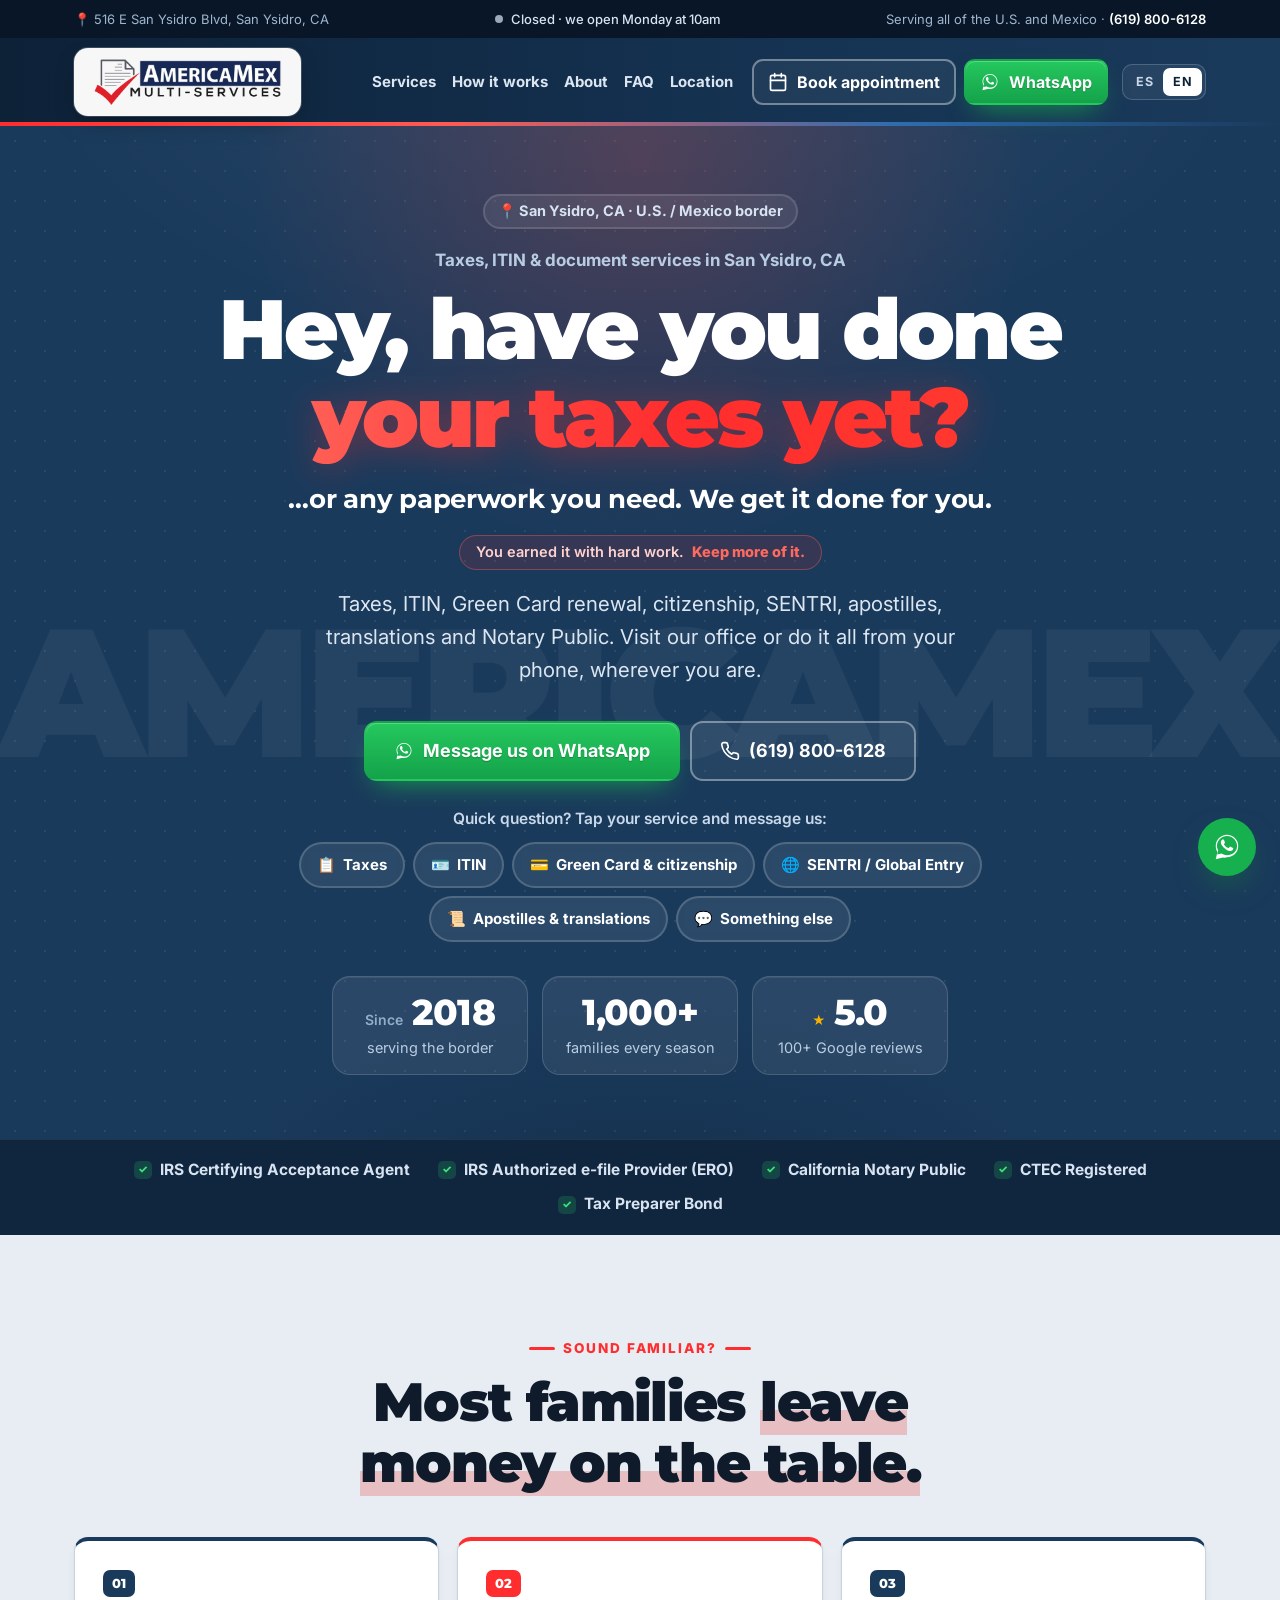
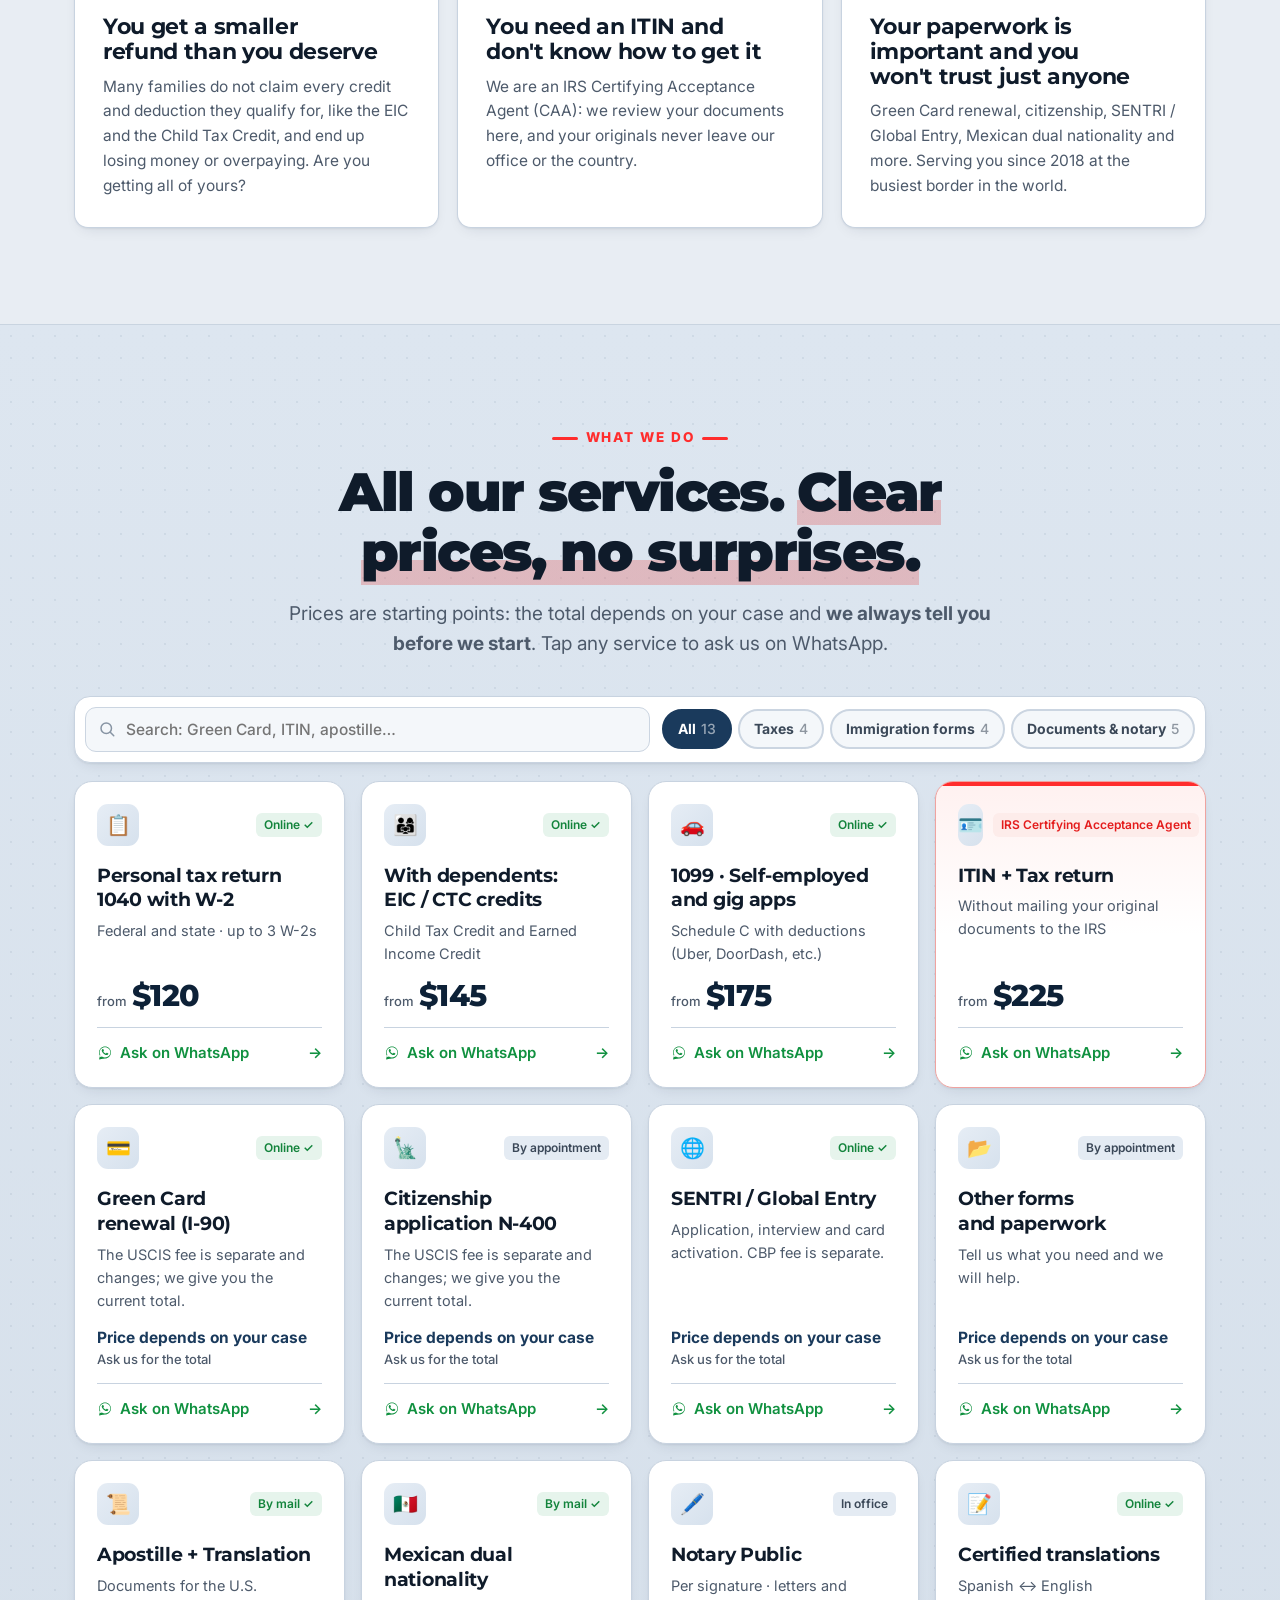
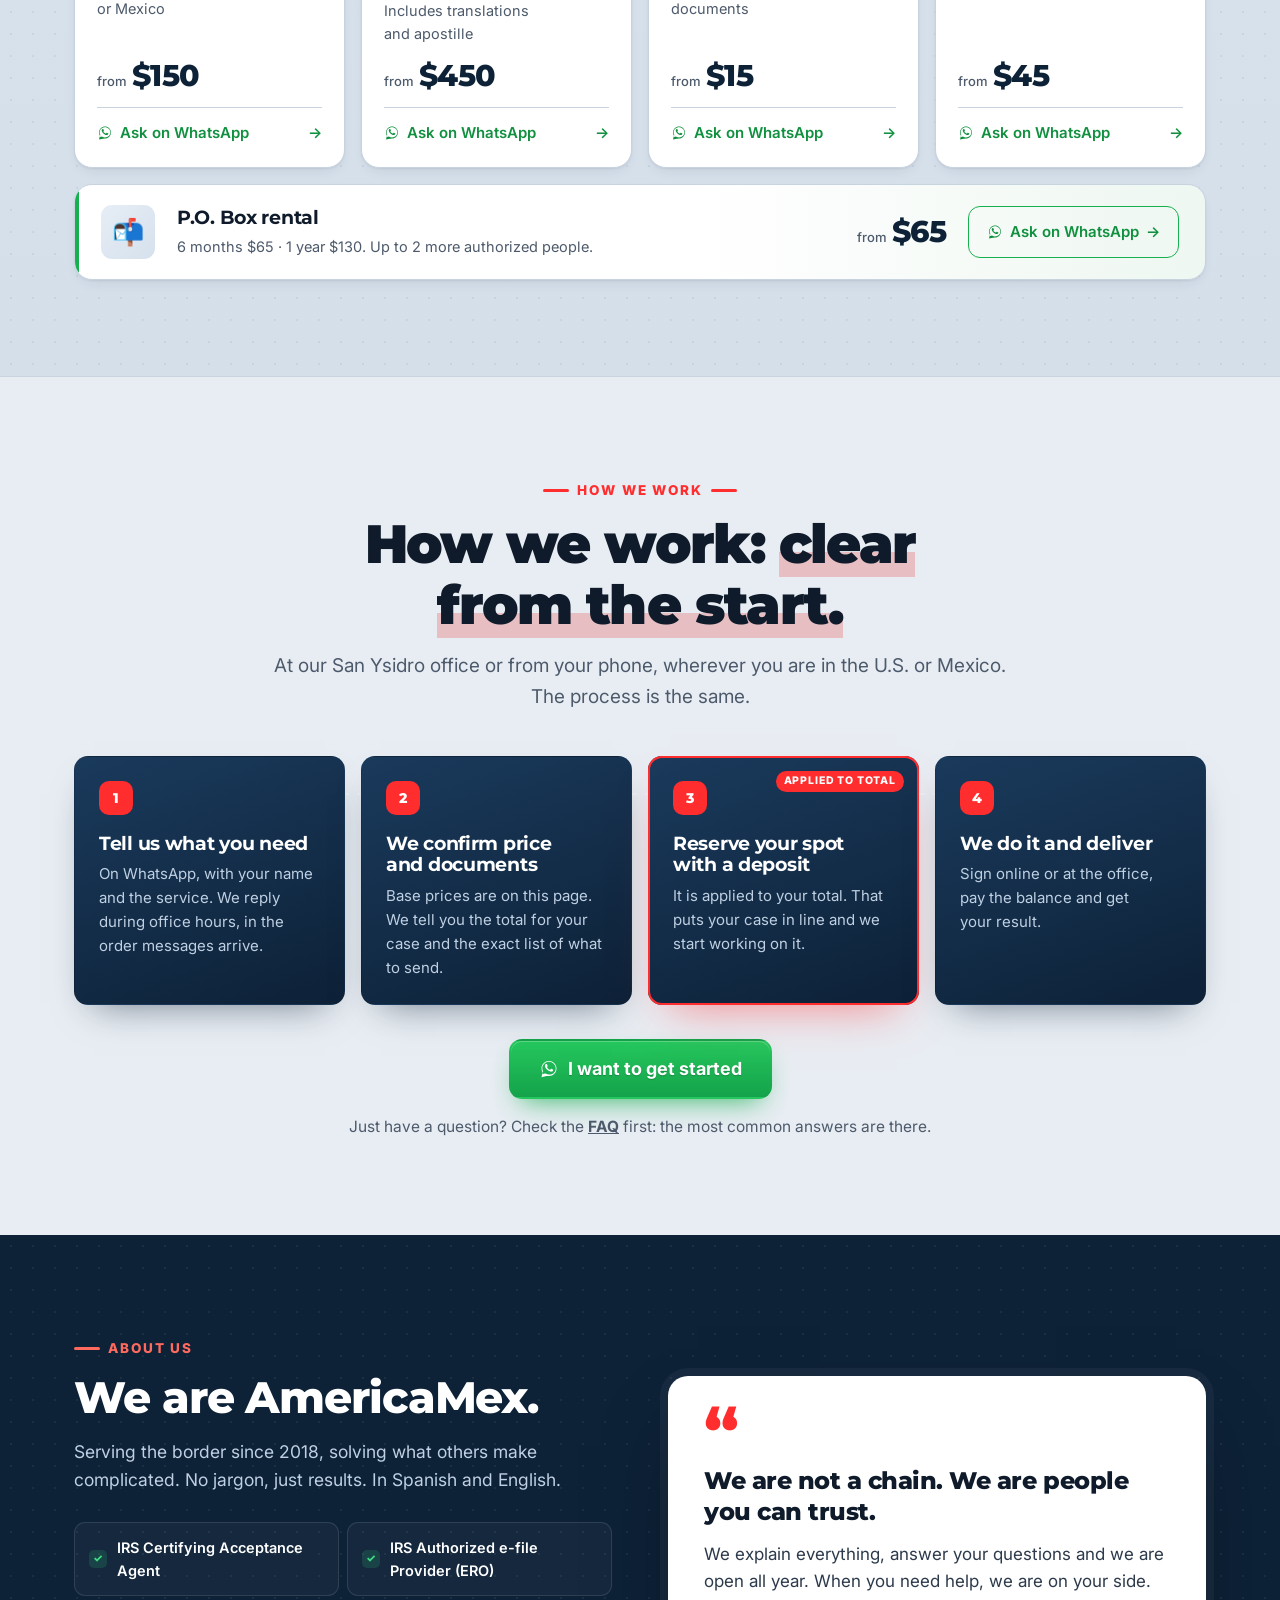
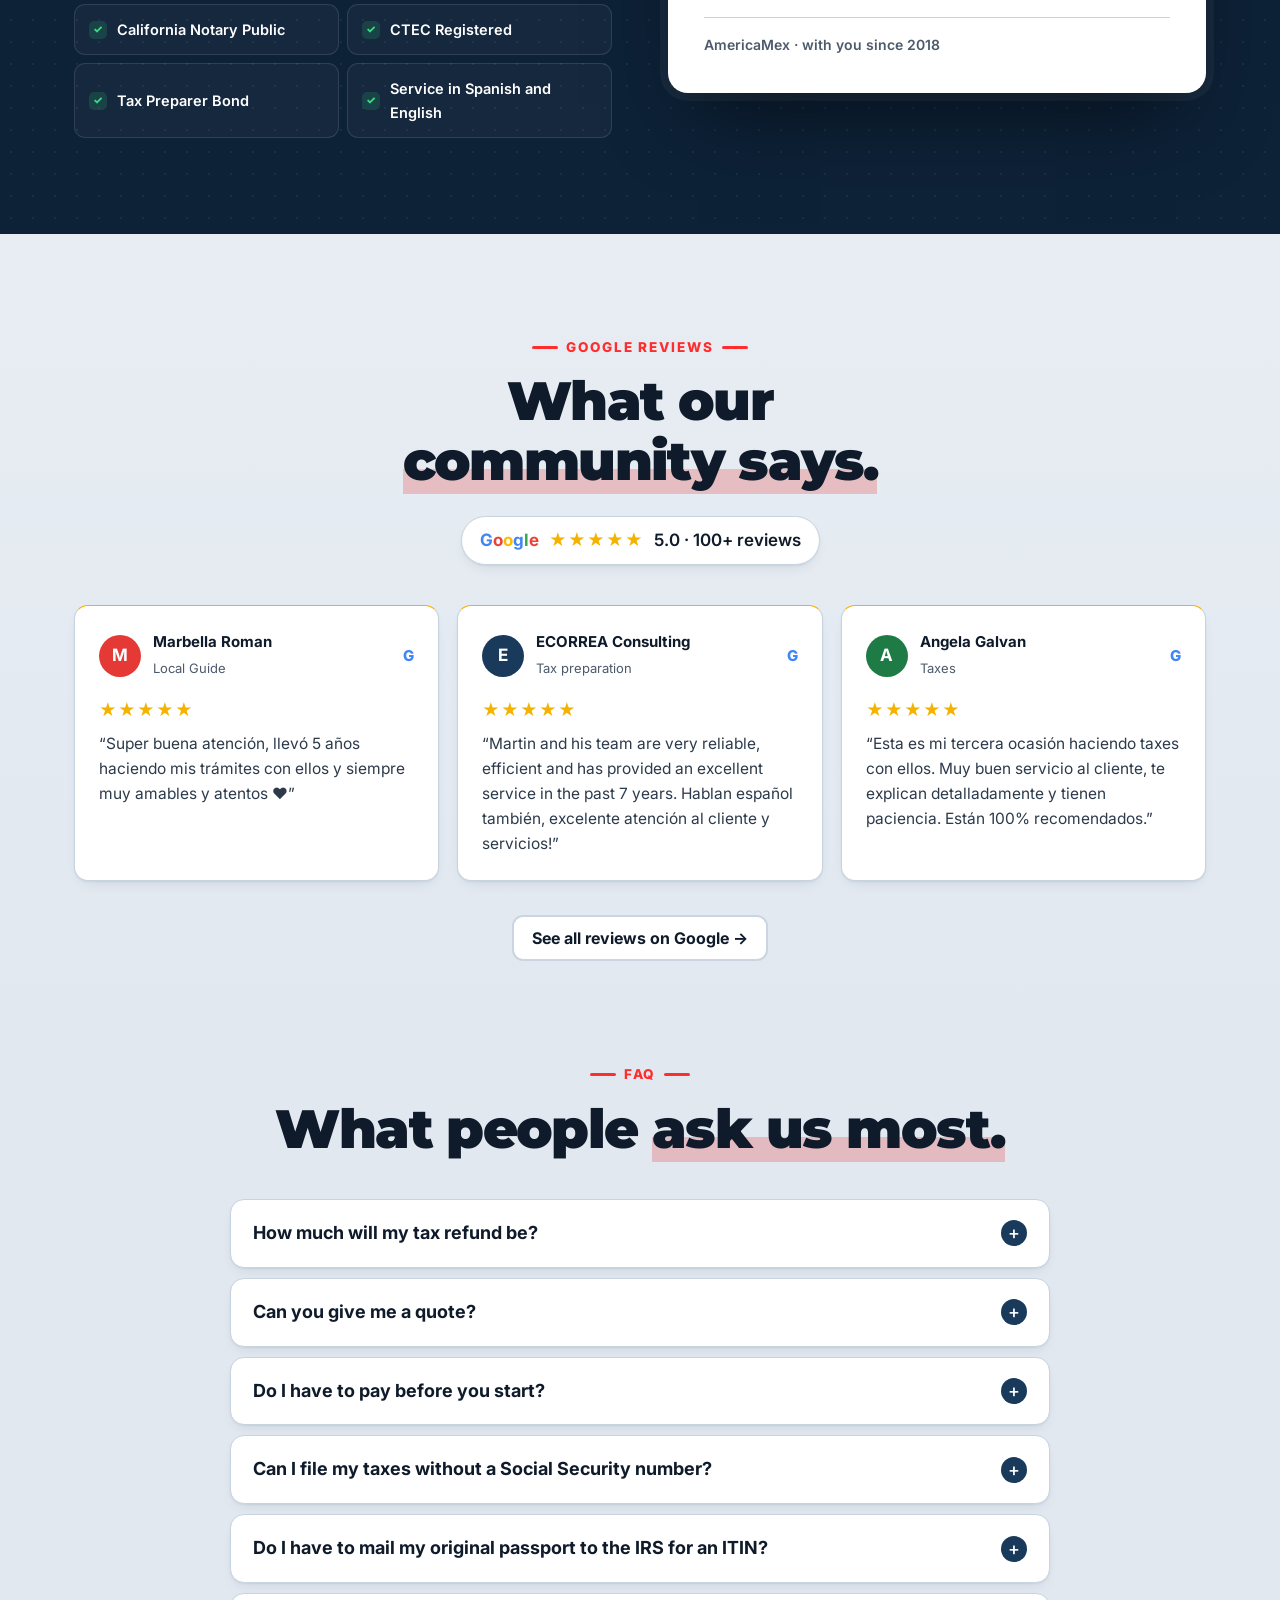
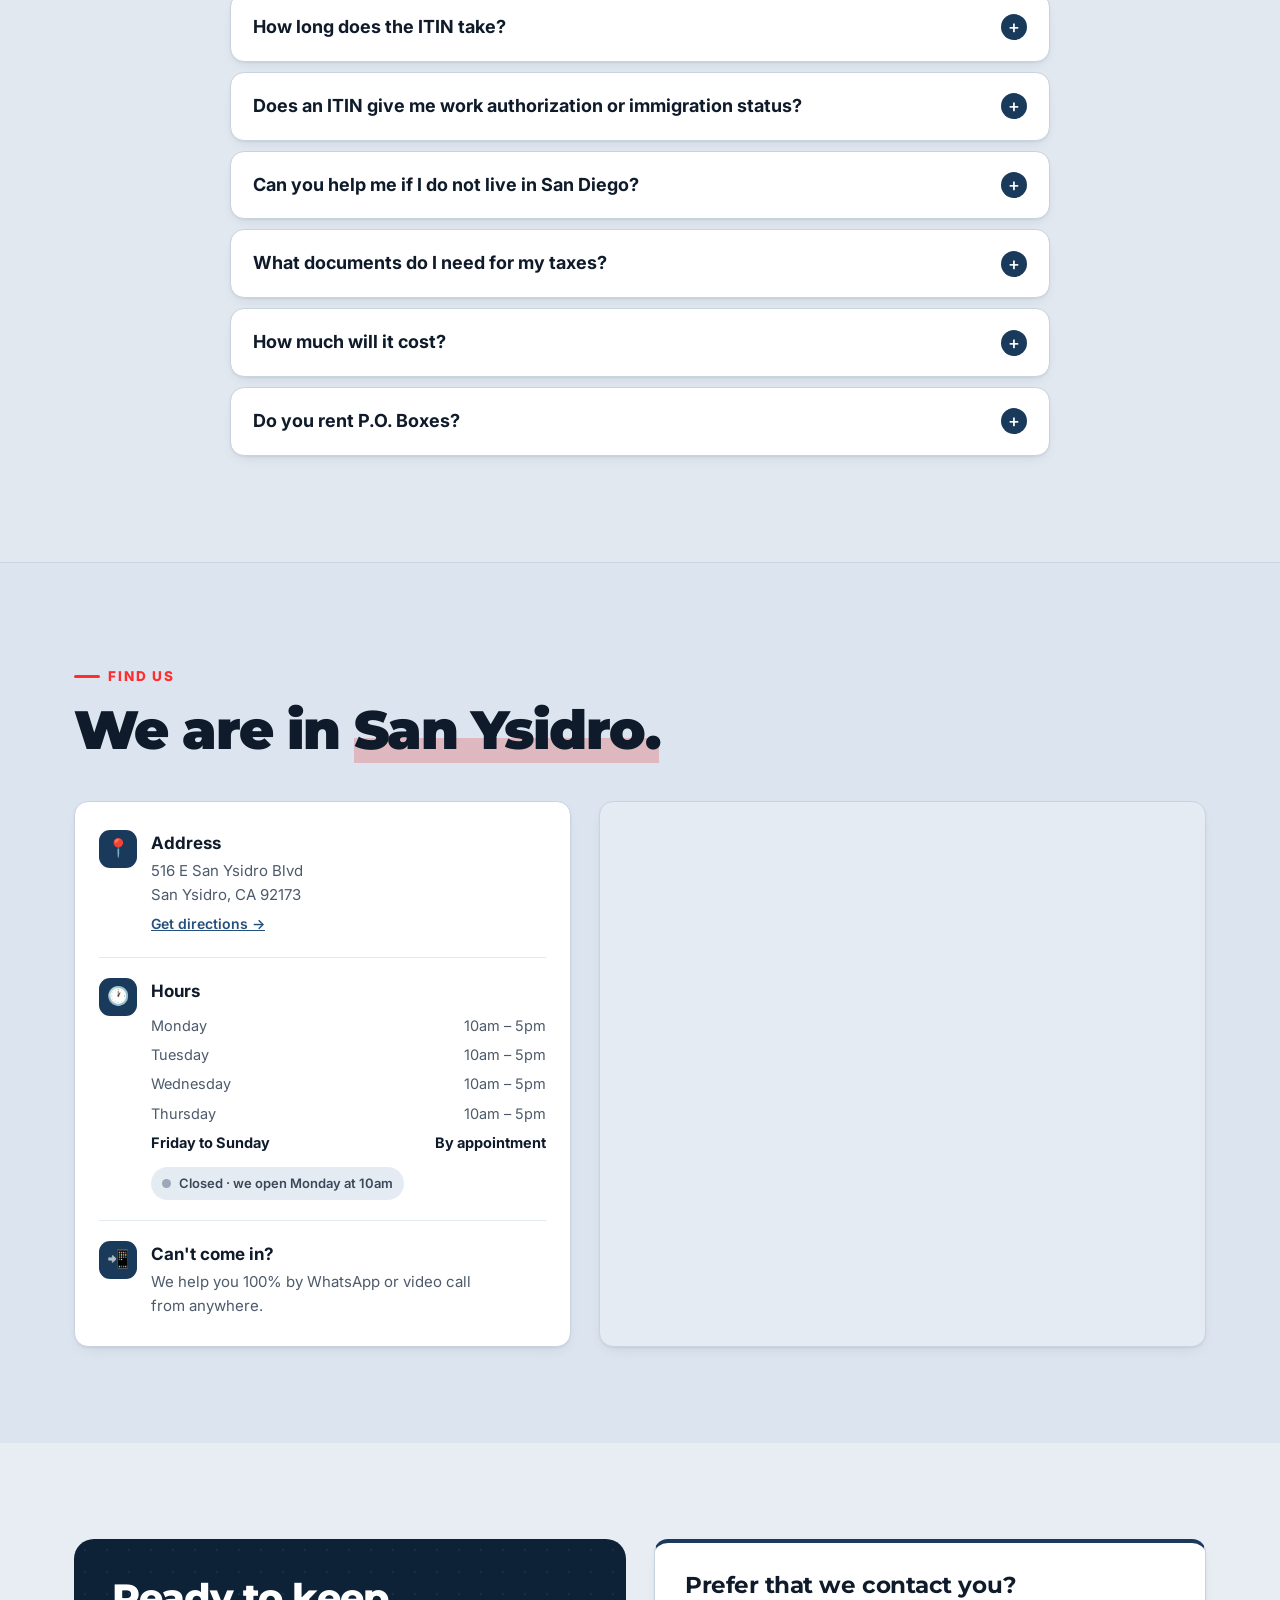
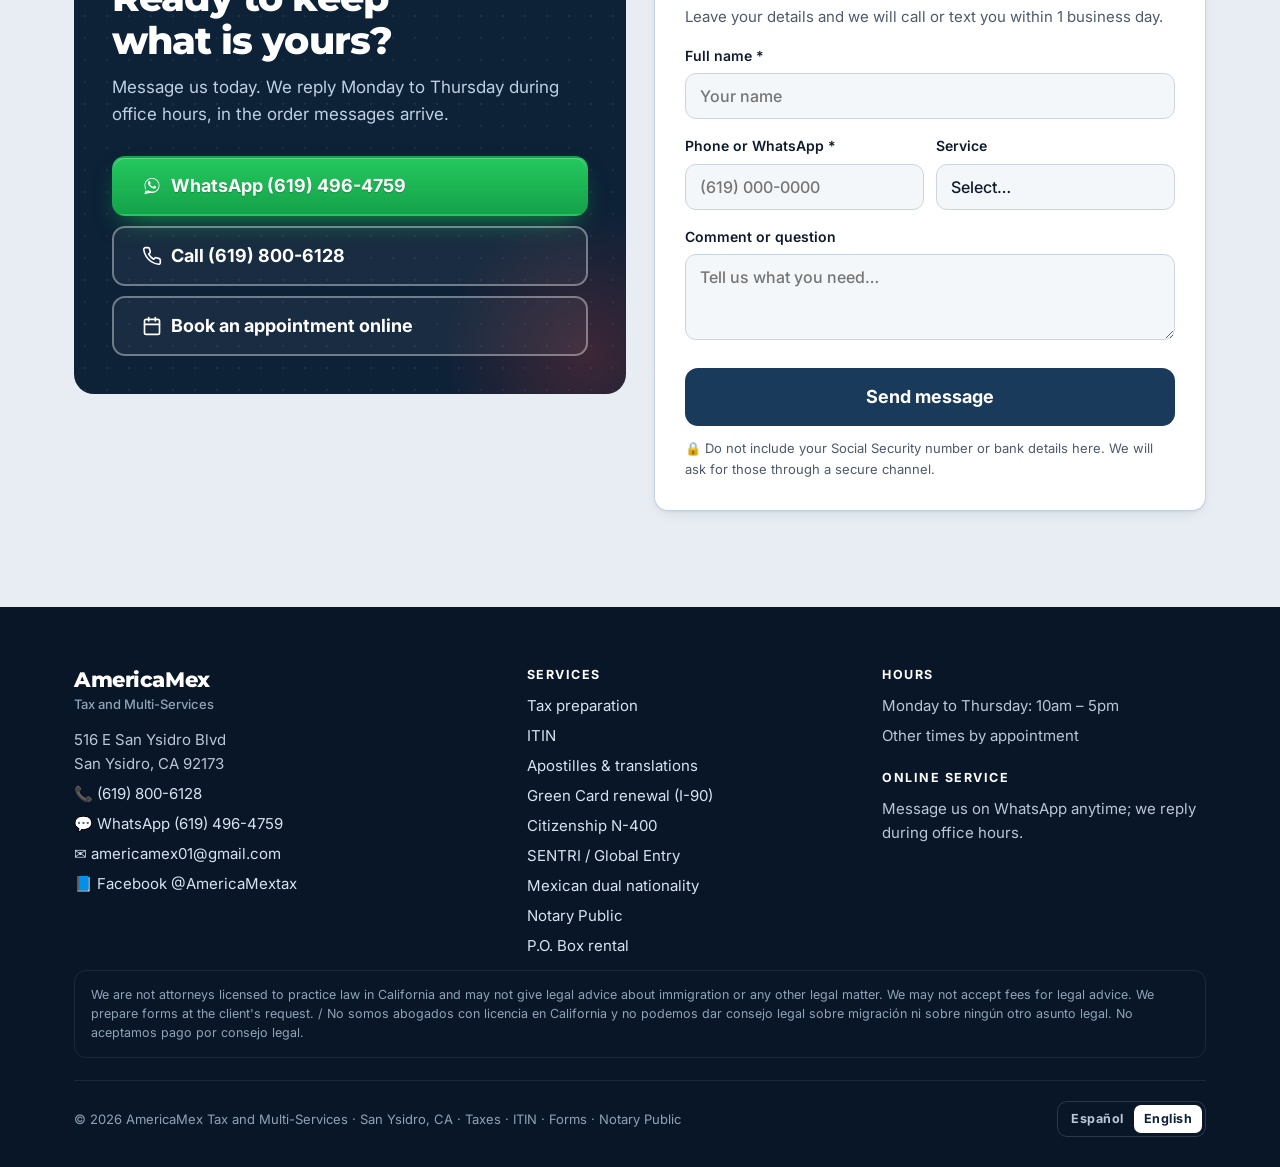
<file: en/index.html>
<!DOCTYPE html>
<html lang="en">
<head>
  <meta charset="UTF-8">
  <meta name="viewport" content="width=device-width, initial-scale=1, viewport-fit=cover">
  <title>Taxes, ITIN &amp; Document Services in San Ysidro, CA | AmericaMex</title>
  <meta name="description" content="Tax preparation and ITIN with an IRS Certifying Acceptance Agent, Green Card renewal forms, citizenship, SENTRI, apostilles and Notary Public in San Ysidro, CA. Bilingual, in office or by WhatsApp.">
  <link rel="canonical" href="https://delmar85.github.io/americamex-web/en/">
  <link rel="alternate" hreflang="es" href="https://delmar85.github.io/americamex-web/">
  <link rel="alternate" hreflang="en" href="https://delmar85.github.io/americamex-web/en/">
  <link rel="alternate" hreflang="x-default" href="https://delmar85.github.io/americamex-web/">
  <meta name="robots" content="index, follow, max-image-preview:large, max-snippet:-1">
  <meta name="theme-color" content="#0D2137">
  <meta name="format-detection" content="telephone=yes">
  <meta name="geo.region" content="US-CA">
  <meta name="geo.placename" content="San Ysidro, San Diego">

  <!-- Vista previa al compartir (WhatsApp, Facebook, Messenger, X) -->
  <meta property="og:type" content="website">
  <meta property="og:site_name" content="AmericaMex Tax and Multi-Services">
  <meta property="og:locale" content="en_US">
  <meta property="og:locale:alternate" content="es_MX">
  <meta property="og:title" content="AmericaMex · Taxes, ITIN & Document Services in San Ysidro, CA">
  <meta property="og:description" content="Taxes, ITIN, Green Card renewal, citizenship, SENTRI and apostilles. In our office or 100% from your phone. Message us on WhatsApp.">
  <meta property="og:url" content="https://delmar85.github.io/americamex-web/en/">
  <meta property="og:image" content="https://delmar85.github.io/americamex-web/og-image.jpg">
  <meta property="og:image:type" content="image/jpeg">
  <meta property="og:image:width" content="1200">
  <meta property="og:image:height" content="630">
  <meta property="og:image:alt" content="AmericaMex Multi-Services: Taxes, ITIN & Document Services in San Ysidro, CA">
  <meta name="twitter:card" content="summary_large_image">
  <meta name="twitter:title" content="AmericaMex · Taxes, ITIN & Document Services in San Ysidro, CA">
  <meta name="twitter:description" content="In our office or 100% from your phone. Message us on WhatsApp.">
  <meta name="twitter:image" content="https://delmar85.github.io/americamex-web/og-image.jpg">
  <meta name="twitter:image:alt" content="AmericaMex Multi-Services: Taxes, ITIN & Document Services in San Ysidro, CA">

  <link rel="icon" href="../favicon.ico" sizes="any">
  <link rel="icon" type="image/png" sizes="32x32" href="../favicon-32.png">
  <link rel="apple-touch-icon" href="../apple-touch-icon.png">
  <link rel="manifest" href="../site.webmanifest">

  <link rel="preconnect" href="https://fonts.googleapis.com">
  <link rel="preconnect" href="https://fonts.gstatic.com" crossorigin>
  <link rel="preload" as="image" href="../logo.webp" type="image/webp">
  <link href="https://fonts.googleapis.com/css2?family=Inter:wght@400;500;600;700&family=Montserrat:wght@700;800&display=swap" rel="stylesheet">

  <script type="application/ld+json">
{
 "@context": "https://schema.org",
 "@graph": [
  {
   "@type": [
    "AccountingService",
    "Notary"
   ],
   "@id": "https://delmar85.github.io/americamex-web/#negocio",
   "name": "AmericaMex Tax and Multi-Services",
   "alternateName": [
    "AmericaMex Tax",
    "AmericaMex Multi-Services"
   ],
   "url": "https://delmar85.github.io/americamex-web/",
   "logo": "https://delmar85.github.io/americamex-web/logo.png",
   "image": "https://delmar85.github.io/americamex-web/og-image.jpg",
   "description": "Tax preparation and ITIN with an IRS Certifying Acceptance Agent, Green Card renewal forms, citizenship, SENTRI, apostilles and Notary Public in San Ysidro, CA. Bilingual, in office or by WhatsApp.",
   "foundingDate": "2018",
   "telephone": "+1-619-800-6128",
   "email": "americamex01@gmail.com",
   "priceRange": "$$",
   "currenciesAccepted": "USD",
   "paymentAccepted": "Cash, Credit Card, Zelle",
   "address": {
    "@type": "PostalAddress",
    "streetAddress": "516 E San Ysidro Blvd",
    "addressLocality": "San Ysidro",
    "addressRegion": "CA",
    "postalCode": "92173",
    "addressCountry": "US"
   },
   "hasMap": "https://www.google.com/maps/search/?api=1&query=516+E+San+Ysidro+Blvd+San+Ysidro+CA+92173",
   "openingHoursSpecification": [
    {
     "@type": "OpeningHoursSpecification",
     "dayOfWeek": [
      "Monday",
      "Tuesday",
      "Wednesday",
      "Thursday"
     ],
     "opens": "10:00",
     "closes": "17:00"
    }
   ],
   "areaServed": [
    {
     "@type": "City",
     "name": "San Ysidro"
    },
    {
     "@type": "City",
     "name": "San Diego"
    },
    {
     "@type": "City",
     "name": "Chula Vista"
    },
    {
     "@type": "City",
     "name": "National City"
    },
    {
     "@type": "City",
     "name": "Tijuana"
    },
    {
     "@type": "Country",
     "name": "United States"
    },
    {
     "@type": "Country",
     "name": "Mexico"
    }
   ],
   "knowsLanguage": [
    "es",
    "en"
   ],
   "contactPoint": [
    {
     "@type": "ContactPoint",
     "telephone": "+1-619-496-4759",
     "contactType": "customer service",
     "availableLanguage": [
      "Spanish",
      "English"
     ]
    }
   ],
   "sameAs": [
    "https://facebook.com/AmericaMextax"
   ],
   "hasOfferCatalog": {
    "@type": "OfferCatalog",
    "name": "Services",
    "itemListElement": [
     {
      "@type": "Offer",
      "itemOffered": {
       "@type": "Service",
       "name": "Personal tax return 1040 with W-2"
      },
      "priceSpecification": {
       "@type": "PriceSpecification",
       "minPrice": 120,
       "priceCurrency": "USD"
      }
     },
     {
      "@type": "Offer",
      "itemOffered": {
       "@type": "Service",
       "name": "With dependents: EIC / CTC credits"
      },
      "priceSpecification": {
       "@type": "PriceSpecification",
       "minPrice": 145,
       "priceCurrency": "USD"
      }
     },
     {
      "@type": "Offer",
      "itemOffered": {
       "@type": "Service",
       "name": "1099 · Self-employed and gig apps"
      },
      "priceSpecification": {
       "@type": "PriceSpecification",
       "minPrice": 175,
       "priceCurrency": "USD"
      }
     },
     {
      "@type": "Offer",
      "itemOffered": {
       "@type": "Service",
       "name": "ITIN + Tax return"
      },
      "priceSpecification": {
       "@type": "PriceSpecification",
       "minPrice": 225,
       "priceCurrency": "USD"
      }
     },
     {
      "@type": "Offer",
      "itemOffered": {
       "@type": "Service",
       "name": "Green Card renewal (I-90)"
      }
     },
     {
      "@type": "Offer",
      "itemOffered": {
       "@type": "Service",
       "name": "Citizenship application N-400"
      }
     },
     {
      "@type": "Offer",
      "itemOffered": {
       "@type": "Service",
       "name": "SENTRI / Global Entry"
      }
     },
     {
      "@type": "Offer",
      "itemOffered": {
       "@type": "Service",
       "name": "P.O. Box rental"
      },
      "priceSpecification": {
       "@type": "PriceSpecification",
       "minPrice": 65,
       "priceCurrency": "USD"
      }
     },
     {
      "@type": "Offer",
      "itemOffered": {
       "@type": "Service",
       "name": "Other forms and paperwork"
      }
     },
     {
      "@type": "Offer",
      "itemOffered": {
       "@type": "Service",
       "name": "Apostille + Translation"
      },
      "priceSpecification": {
       "@type": "PriceSpecification",
       "minPrice": 150,
       "priceCurrency": "USD"
      }
     },
     {
      "@type": "Offer",
      "itemOffered": {
       "@type": "Service",
       "name": "Mexican dual nationality"
      },
      "priceSpecification": {
       "@type": "PriceSpecification",
       "minPrice": 450,
       "priceCurrency": "USD"
      }
     },
     {
      "@type": "Offer",
      "itemOffered": {
       "@type": "Service",
       "name": "Notary Public"
      },
      "priceSpecification": {
       "@type": "PriceSpecification",
       "minPrice": 15,
       "priceCurrency": "USD"
      }
     },
     {
      "@type": "Offer",
      "itemOffered": {
       "@type": "Service",
       "name": "Certified translations"
      },
      "priceSpecification": {
       "@type": "PriceSpecification",
       "minPrice": 45,
       "priceCurrency": "USD"
      }
     }
    ]
   }
  },
  {
   "@type": "WebSite",
   "@id": "https://delmar85.github.io/americamex-web/#web",
   "url": "https://delmar85.github.io/americamex-web/",
   "name": "AmericaMex Tax and Multi-Services",
   "inLanguage": [
    "es",
    "en"
   ],
   "publisher": {
    "@id": "https://delmar85.github.io/americamex-web/#negocio"
   }
  },
  {
   "@type": "WebPage",
   "@id": "https://delmar85.github.io/americamex-web/en/#pagina",
   "url": "https://delmar85.github.io/americamex-web/en/",
   "name": "Taxes, ITIN & Document Services in San Ysidro, CA | AmericaMex",
   "inLanguage": "en",
   "isPartOf": {
    "@id": "https://delmar85.github.io/americamex-web/#web"
   },
   "about": {
    "@id": "https://delmar85.github.io/americamex-web/#negocio"
   }
  },
  {
   "@type": "FAQPage",
   "@id": "https://delmar85.github.io/americamex-web/en/#preguntas",
   "inLanguage": "en",
   "mainEntity": [
    {
     "@type": "Question",
     "name": "How much will my tax refund be?",
     "acceptedAnswer": {
      "@type": "Answer",
      "text": "Nobody can honestly tell you before preparing your return: it depends on what you earned, what was withheld and your dependents. That is why we do not give a number by message. What you do know up front is what it costs to prepare it: prices are on this page."
     }
    },
    {
     "@type": "Question",
     "name": "Can you give me a quote?",
     "acceptedAnswer": {
      "@type": "Answer",
      "text": "Base prices are already published here, in the services section. We confirm the exact total for your case once we see your documents, and always before we start."
     }
    },
    {
     "@type": "Question",
     "name": "Do I have to pay before you start?",
     "acceptedAnswer": {
      "@type": "Answer",
      "text": "To get started we ask for a deposit that is applied to your total. That reserves your spot and lets us give your case proper attention. The balance is due when we deliver."
     }
    },
    {
     "@type": "Question",
     "name": "Can I file my taxes without a Social Security number?",
     "acceptedAnswer": {
      "@type": "Answer",
      "text": "Yes. If you do not qualify for an SSN, you file with an ITIN. We process it together with your tax return."
     }
    },
    {
     "@type": "Question",
     "name": "Do I have to mail my original passport to the IRS for an ITIN?",
     "acceptedAnswer": {
      "@type": "Answer",
      "text": "In most cases, no. As a Certifying Acceptance Agent we review your documents here and return them the same day."
     }
    },
    {
     "@type": "Question",
     "name": "How long does the ITIN take?",
     "acceptedAnswer": {
      "@type": "Answer",
      "text": "Usually 7 to 11 weeks after it is sent, depending on the season. We follow up with you the whole way."
     }
    },
    {
     "@type": "Question",
     "name": "Does an ITIN give me work authorization or immigration status?",
     "acceptedAnswer": {
      "@type": "Answer",
      "text": "No. The ITIN is only for meeting your tax obligations. It does help you keep your tax returns in order."
     }
    },
    {
     "@type": "Question",
     "name": "Can you help me if I do not live in San Diego?",
     "acceptedAnswer": {
      "@type": "Answer",
      "text": "Yes. We work 100% online anywhere in the U.S. and Mexico: by WhatsApp, with e-signature and payment by Zelle or card."
     }
    },
    {
     "@type": "Question",
     "name": "What documents do I need for my taxes?",
     "acceptedAnswer": {
      "@type": "Answer",
      "text": "Your ID, your W-2s or 1099s, the SSN or ITIN of each person on the return, your dependents' information and your bank account for direct deposit. Bring last year's return if you have it. Message us and we will send you the list for your case."
     }
    },
    {
     "@type": "Question",
     "name": "How much will it cost?",
     "acceptedAnswer": {
      "@type": "Answer",
      "text": "Prices on this page are starting points. We tell you the total for your case before we start, no surprises. For services with a government fee (USCIS or CBP) we give you the current total."
     }
    }
   ]
  }
 ]
}
  </script>
  <script>document.documentElement.classList.add('js')</script>
  <style>
:root{
  --navy:#1A3A5C; --navy-d:#0D2137; --navy-dd:#081627; --navy2:#24507E; --red:#E53935; --red-d:#C62828; --coral:#FF6B66;
  --bg:#F6F7F9; --card:#fff; --ink:#14202F; --muted:#5B6878; --line:#E3E7ED; --soft:#EEF2F6;
  --wa:#1E8E4E; --wa-d:#17753F; --ok:#1E7B45; --ok-bg:#E6F4EC; --bad:#B42318; --bad-bg:#FDECEA; --gold:#F5B301;
  --r:14px; --shadow:0 1px 2px rgba(16,24,40,.05),0 12px 32px -16px rgba(16,24,40,.18);
  --fd:'Montserrat',system-ui,sans-serif; --fu:'Inter',system-ui,-apple-system,'Segoe UI',Roboto,sans-serif;
  --ease:cubic-bezier(.2,.7,.2,1);
}
*,*::before,*::after{box-sizing:border-box}
html{scroll-behavior:smooth;scroll-padding-top:80px;-webkit-text-size-adjust:100%}
body{margin:0;font:400 16px/1.6 var(--fu);color:var(--ink);background:var(--bg);-webkit-font-smoothing:antialiased;text-rendering:optimizeLegibility}
img,svg,iframe{max-width:100%;display:block}
a{color:var(--navy2)}
h1,h2,h3,h4{font-family:var(--fd);line-height:1.12;margin:0;letter-spacing:-.015em}
p{margin:0}
.container{width:100%;max-width:1180px;margin:0 auto;padding:0 24px}
.skip-link{position:absolute;left:-999px;top:8px;background:var(--navy);color:#fff;padding:8px 14px;border-radius:8px;z-index:100}
.skip-link:focus{left:8px}
:focus-visible{outline:3px solid #7FB2E5;outline-offset:2px;border-radius:6px}
.ico{width:20px;height:20px;flex:none}
.sr{position:absolute;width:1px;height:1px;overflow:hidden;clip:rect(0 0 0 0);white-space:nowrap}

/* Botones */
.btn{display:inline-flex;align-items:center;justify-content:center;gap:9px;font:600 15px/1 var(--fu);padding:13px 18px;border-radius:11px;border:1px solid transparent;text-decoration:none;cursor:pointer;transition:background .18s,border-color .18s,transform .18s var(--ease),box-shadow .18s;white-space:nowrap}
.btn:active{transform:translateY(1px)}
.btn-wa{background:var(--wa);color:#fff;box-shadow:0 8px 20px -10px rgba(30,142,78,.8),inset 0 1px 0 rgba(255,255,255,.15)}
.btn-wa:hover{background:var(--wa-d)}
.btn-navy{background:var(--navy);color:#fff}.btn-navy:hover{background:var(--navy-d)}
.btn-line{background:#fff;color:var(--ink);border-color:var(--line)}.btn-line:hover{border-color:#C9D1DB;background:#FAFBFC}
.btn-ghost{background:rgba(255,255,255,.05);color:#fff;border-color:rgba(255,255,255,.2)}.btn-ghost:hover{background:rgba(255,255,255,.11);border-color:rgba(255,255,255,.32)}
.btn-lg{padding:16px 22px;font-size:16px}
.btn-sm{padding:9px 13px;font-size:14px}

/* Encabezado */
.site-header{position:sticky;top:0;z-index:50;background:rgba(255,255,255,.88);backdrop-filter:saturate(1.6) blur(14px);-webkit-backdrop-filter:saturate(1.6) blur(14px);border-bottom:1px solid transparent;transition:border-color .2s,box-shadow .2s}
.site-header.scrolled{border-bottom-color:var(--line);box-shadow:0 6px 24px -18px rgba(16,24,40,.35)}
.header-inner{display:flex;align-items:center;gap:14px;height:68px}
.logo-wrap{display:flex;align-items:center;margin-right:auto}
.logo-img{height:38px;width:auto}
.main-nav ul{list-style:none;margin:0;padding:0;display:flex;align-items:center;gap:2px}
.main-nav a.lk{display:block;padding:8px 11px;border-radius:8px;color:var(--muted);font-weight:500;font-size:15px;text-decoration:none;transition:color .15s,background .15s}
.main-nav a.lk:hover{color:var(--ink);background:var(--soft)}
.main-nav .acts{display:flex;gap:8px;margin-left:10px}
.lang{display:inline-flex;padding:3px;border:1px solid var(--line);border-radius:10px;background:#fff;flex:none}
.lang a{font:700 12.5px/1 var(--fu);letter-spacing:.04em;padding:8px 10px;border-radius:7px;color:var(--muted);text-decoration:none}
.lang a[aria-current]{background:var(--navy);color:#fff}
.lang a:not([aria-current]):hover{color:var(--ink);background:var(--soft)}
.nav-toggle{display:none;width:42px;height:42px;border:1px solid var(--line);border-radius:10px;background:#fff;cursor:pointer;align-items:center;justify-content:center;flex-direction:column;gap:4px;flex:none}
.nav-toggle span{display:block;width:18px;height:2px;background:var(--ink);border-radius:2px;transition:transform .2s,opacity .2s}
.menu-open .nav-toggle span:nth-child(1){transform:translateY(6px) rotate(45deg)}
.menu-open .nav-toggle span:nth-child(2){opacity:0}
.menu-open .nav-toggle span:nth-child(3){transform:translateY(-6px) rotate(-45deg)}

/* Portada */
.hero{position:relative;background:radial-gradient(1200px 600px at 85% -10%,#173A63 0%,transparent 60%),radial-gradient(700px 500px at -10% 110%,rgba(229,57,53,.16),transparent 60%),var(--navy-d);color:#fff;overflow:hidden;padding:0}
.hero::before{content:"";position:absolute;inset:0;background-image:radial-gradient(rgba(255,255,255,.08) 1px,transparent 1px);background-size:22px 22px;mask-image:radial-gradient(ellipse at 30% 30%,#000 25%,transparent 75%);-webkit-mask-image:radial-gradient(ellipse at 30% 30%,#000 25%,transparent 75%)}
.hero-inner{position:relative;z-index:1;display:grid;grid-template-columns:1.15fr .85fr;gap:56px;align-items:center;padding:76px 24px 84px}
.pill{display:inline-flex;align-items:center;gap:8px;font:600 13px/1 var(--fu);padding:8px 13px;border-radius:999px;background:rgba(255,255,255,.07);border:1px solid rgba(255,255,255,.13);color:#D7E3F0}
.hero h1{margin:20px 0 0}
.hero h1 .kw{display:block;font:600 15px/1.4 var(--fu);letter-spacing:0;color:#93AECB;margin-bottom:14px}
.hero h1 .big{display:block;font-size:clamp(36px,5.4vw,62px);font-weight:800;letter-spacing:-.028em;line-height:1.04}
.hero h1 em{font-style:normal;background:linear-gradient(90deg,#FF7A73,#E53935);-webkit-background-clip:text;background-clip:text;color:transparent}
.hero-sub{margin-top:20px;font-size:18.5px;line-height:1.6;color:#BFD0E2;max-width:560px}
.hero-btns{display:flex;flex-wrap:wrap;gap:10px;margin-top:30px}
.status{display:inline-flex;align-items:center;gap:9px;margin-top:18px;font-size:14px;color:#B3C4D7}
.dot{width:9px;height:9px;border-radius:50%;background:#9AA8B8;flex:none}
.dot.on{background:#3DDC84;box-shadow:0 0 0 4px rgba(61,220,132,.18);animation:pulse 2.4s infinite}
@keyframes pulse{50%{box-shadow:0 0 0 7px rgba(61,220,132,.05)}}
.hero-stats{display:flex;gap:34px;margin-top:36px;padding-top:26px;border-top:1px solid rgba(255,255,255,.1);flex-wrap:wrap}
.hero-stats b{display:block;font:800 28px/1 var(--fd);color:#fff;letter-spacing:-.02em}
.hero-stats b small{font:600 14px var(--fu);color:#93AECB;margin-right:5px;letter-spacing:0}
.hero-stats span{display:block;margin-top:6px;font-size:13.5px;color:#93AECB}
.hero-stats .stars{display:inline;color:var(--gold);margin:0}

/* Panel de contacto directo */
.chatcard{position:relative;background:#fff;color:var(--ink);border-radius:20px;box-shadow:0 0 0 8px rgba(255,255,255,.04),0 40px 80px -30px rgba(0,0,0,.65);overflow:hidden}
.chat-top{display:flex;align-items:center;gap:12px;padding:16px 18px;background:linear-gradient(180deg,#F7F9FB,#fff);border-bottom:1px solid var(--line)}
.chat-av{position:relative;width:44px;height:44px;border-radius:12px;overflow:hidden;flex:none;border:1px solid var(--line);background:#fff}
.chat-av img{width:100%;height:100%;object-fit:cover}
.chat-top b{display:block;font:700 15.5px/1.2 var(--fu)}
.chat-top small{display:flex;align-items:center;gap:6px;font-size:12.5px;color:var(--muted);margin-top:3px}
.chat-top small .dot{width:7px;height:7px}
.chat-top .wa-badge{margin-left:auto;width:34px;height:34px;border-radius:50%;background:var(--ok-bg);color:var(--wa);display:grid;place-items:center}
.chat-top .wa-badge svg{width:19px;height:19px}
.chat-body{padding:18px 18px 8px}
.chat-body h2{font-size:21px;letter-spacing:-.02em}
.chat-body p{font-size:13.5px;color:var(--muted);margin-top:4px}
.chatcard ul{list-style:none;margin:0;padding:8px 10px 10px}
.chatcard li + li a{border-top:1px solid #F0F2F5}
.chatcard a.row{display:flex;align-items:center;gap:13px;padding:12px 8px;text-decoration:none;color:var(--ink);border-radius:10px;transition:background .15s}
.chatcard ul a{display:flex;align-items:center;gap:13px;padding:12px 8px;text-decoration:none;color:var(--ink);transition:background .15s}
.chatcard ul a:hover{background:#F7F9FB}
.qi{width:38px;height:38px;border-radius:11px;background:var(--soft);display:grid;place-items:center;font-size:18px;flex:none}
.qn{flex:1;min-width:0;font-weight:600;font-size:15px;line-height:1.25}
.qn small{display:block;font-weight:400;font-size:12.5px;color:var(--muted);margin-top:2px}
.qgo{width:32px;height:32px;border-radius:50%;display:grid;place-items:center;color:var(--wa);background:transparent;border:1px solid var(--line);transition:background .15s,color .15s,border-color .15s;flex:none}
.qgo svg{width:16px;height:16px}
.chatcard ul a:hover .qgo{background:var(--wa);border-color:var(--wa);color:#fff}
.chat-foot{display:flex;align-items:center;justify-content:space-between;padding:13px 18px;border-top:1px solid var(--line);background:#FAFBFC;font-size:14px}
.chat-foot a{font-weight:600;color:var(--navy2);text-decoration:none}
.chat-foot a:hover{text-decoration:underline}
.chat-foot span{color:var(--muted);font-size:12.5px}

/* Franja de confianza */
.trust{background:#fff;border-bottom:1px solid var(--line)}
.trust ul{list-style:none;margin:0;padding:18px 0;display:flex;flex-wrap:wrap;gap:10px 28px;justify-content:center}
.trust li{display:flex;align-items:center;gap:8px;font-size:14px;font-weight:600;color:#3B4858}
.ck{width:18px;height:18px;border-radius:5px;background:var(--ok-bg);color:var(--ok);display:grid;place-items:center;font-size:11px;font-weight:800;flex:none}

/* Secciones */
section{padding:96px 0}
.eyebrow{display:inline-flex;align-items:center;gap:8px;font:700 12px/1 var(--fu);letter-spacing:.14em;text-transform:uppercase;color:var(--red-d)}
.eyebrow::before{content:"";width:18px;height:2px;border-radius:2px;background:currentColor}
.eyebrow.light{color:#FF8A85}
.sec-h{max-width:740px}
.sec-h.center{text-align:center;margin:0 auto}
.sec-h.center .eyebrow::after{content:"";width:18px;height:2px;border-radius:2px;background:currentColor}
.sec-h h2{font-size:clamp(30px,3.8vw,44px);font-weight:800;margin-top:14px;letter-spacing:-.025em}
.sec-h p{margin-top:16px;color:var(--muted);font-size:17.5px}
.mark{background:linear-gradient(transparent 64%,rgba(229,57,53,.18) 64%)}
.card{background:var(--card);border:1px solid var(--line);border-radius:var(--r)}

/* Problema */
.grid3{display:grid;grid-template-columns:repeat(3,1fr);gap:18px;margin-top:44px}
.pcard{padding:28px}
.pnum{font:800 13px/1 var(--fd);color:var(--red);background:#FDECEA;border-radius:7px;padding:7px 9px;display:inline-block}
.pcard h3{font-size:20px;margin-top:18px}
.pcard p{margin-top:10px;color:var(--muted);font-size:15.5px}

/* Servicios */
.services{background:#fff;border-top:1px solid var(--line);border-bottom:1px solid var(--line)}
.toolbar{display:flex;gap:12px;align-items:center;flex-wrap:wrap;margin-top:36px;padding:10px;border:1px solid var(--line);border-radius:16px;background:var(--bg)}
.search{position:relative;flex:1 1 260px}
.search svg{position:absolute;left:13px;top:50%;transform:translateY(-50%);color:#8794A3;width:18px;height:18px}
.search input{width:100%;font:500 15.5px var(--fu);padding:12px 12px 12px 40px;border:1px solid var(--line);border-radius:11px;background:#fff;color:var(--ink);-webkit-appearance:none}
.search input:focus{outline:none;border-color:var(--navy2);box-shadow:0 0 0 3px rgba(36,80,126,.15)}
.chips{display:flex;gap:6px;flex-wrap:wrap}
.chip{font:600 14px/1 var(--fu);padding:11px 14px;border-radius:999px;border:1px solid var(--line);background:#fff;color:var(--muted);cursor:pointer;transition:all .15s}
.chip:hover{color:var(--ink);border-color:#C9D1DB}
.chip[aria-pressed="true"]{background:var(--navy);border-color:var(--navy);color:#fff}
.chip .n{opacity:.55;margin-left:5px;font-weight:500}
.sgrid{display:grid;grid-template-columns:repeat(auto-fill,minmax(255px,1fr));gap:16px;margin-top:18px}
.scard{display:flex;flex-direction:column;padding:22px;text-decoration:none;color:var(--ink);transition:border-color .2s,box-shadow .2s,transform .2s var(--ease)}
.scard[hidden]{display:none}
.scard:hover{border-color:#C6D0DC;box-shadow:var(--shadow);transform:translateY(-3px)}
.scard.feat{border-color:#F3B4B2;background:linear-gradient(180deg,#FFF6F5,#fff 45%)}
.stop{display:flex;align-items:center;justify-content:space-between;gap:10px}
.sico{width:42px;height:42px;border-radius:11px;background:var(--soft);display:grid;place-items:center;font-size:20px}
.tag{font:600 12px/1 var(--fu);padding:6px 8px;border-radius:6px;background:var(--soft);color:#3B4858;white-space:nowrap}
.tag.dig{background:var(--ok-bg);color:var(--ok)}
.tag.star{background:#FDECEA;color:var(--red-d)}
.scard h3{font-size:17px;margin-top:18px;line-height:1.3}
.scard p{font-size:14.5px;color:var(--muted);margin-top:6px;flex:1}
.sprice{margin-top:16px;font:800 26px/1 var(--fd);letter-spacing:-.02em}
.sprice small{font:500 13px var(--fu);color:var(--muted);margin-right:5px;letter-spacing:0}
.sprice.ask{font:700 15.5px/1.3 var(--fu);letter-spacing:0;color:var(--navy)}
.sprice.ask small{display:block;margin-top:3px;font-weight:500}
.sask{margin-top:16px;padding-top:13px;border-top:1px solid var(--line);font-size:14px;font-weight:600;color:var(--wa);display:flex;align-items:center;gap:7px}
.sask .ico{width:16px;height:16px}
.empty{display:none;text-align:center;padding:40px 20px;border:1px dashed #C9D1DB;border-radius:var(--r);margin-top:18px;color:var(--muted)}
.empty.show{display:block}
.empty .btn{margin-top:16px}

/* 100% digital */
.steps{display:grid;grid-template-columns:repeat(4,1fr);gap:16px;margin:44px 0 0;counter-reset:p;list-style:none;padding:0}
.step{padding:24px;position:relative}
.step::before{counter-increment:p;content:counter(p);font:800 14px/1 var(--fd);width:34px;height:34px;border-radius:10px;background:var(--navy);color:#fff;display:grid;place-items:center}
.step h3{font-size:17px;margin-top:18px}
.step p{margin-top:8px;font-size:15px;color:var(--muted)}
.center-cta{display:flex;justify-content:center;gap:10px;flex-wrap:wrap;margin-top:34px}

/* Nosotros */
.about{background:var(--navy-d);color:#fff;position:relative;overflow:hidden}
.about::before{content:"";position:absolute;inset:0;background-image:radial-gradient(rgba(255,255,255,.06) 1px,transparent 1px);background-size:22px 22px}
.about-inner{position:relative;display:grid;grid-template-columns:1fr 1fr;gap:56px;align-items:center}
.about h2{font-size:clamp(30px,3.8vw,44px);font-weight:800;margin-top:14px;letter-spacing:-.025em}
.about-desc{margin-top:16px;color:#BFD0E2;font-size:17.5px}
.creds{list-style:none;padding:0;margin:28px 0 0;display:grid;grid-template-columns:1fr 1fr;gap:8px}
.creds li{display:flex;gap:10px;align-items:center;padding:13px 14px;border:1px solid rgba(255,255,255,.11);border-radius:11px;background:rgba(255,255,255,.035);font-size:14.5px;font-weight:600}
.creds .ck{background:rgba(61,220,132,.15);color:#3DDC84}
.quote{margin:0;background:#fff;color:var(--ink);border-radius:20px;padding:36px;box-shadow:0 0 0 8px rgba(255,255,255,.04),0 40px 80px -30px rgba(0,0,0,.6)}
.quote .qm{font:800 64px/0.6 var(--fd);color:var(--red)}
.quote p{font-size:17px;margin-top:14px;color:#2C3A4B}
.quote p.big{font:800 24px/1.3 var(--fd);color:var(--ink);letter-spacing:-.02em}
.quote footer{margin-top:22px;padding-top:16px;border-top:1px solid var(--line);font-size:14px;color:var(--muted);font-weight:600}

/* Reseñas */
.gbar{display:inline-flex;align-items:center;gap:10px;margin:24px auto 0;padding:10px 18px;border:1px solid var(--line);border-radius:999px;background:#fff;font-weight:600;box-shadow:0 1px 2px rgba(16,24,40,.04)}
.gbar .s{color:var(--gold);letter-spacing:1px}
.gword{font:700 17px var(--fu)}
.reviews{display:grid;grid-template-columns:repeat(3,1fr);gap:18px;margin-top:40px}
.rev{padding:24px;margin:0;display:flex;flex-direction:column}
.rev-h{display:flex;align-items:center;gap:12px}
.av{width:42px;height:42px;border-radius:50%;display:grid;place-items:center;color:#fff;font-weight:700;flex:none}
.rev-h b{display:block;font-size:15px}
.rev-h small{color:var(--muted);font-size:13px}
.gmini{margin-left:auto;font:800 15px var(--fu);color:#4285F4}
.rev .s{color:var(--gold);margin-top:16px;letter-spacing:1px}
.rev blockquote{margin:8px 0 0;color:#2C3A4B;font-size:15.5px}

/* Preguntas */
.faq-list{max-width:820px;margin:40px auto 0}
.faq-list details{background:#fff;border:1px solid var(--line);border-radius:14px;margin-bottom:10px;transition:border-color .15s,box-shadow .15s}
.faq-list details[open]{border-color:#C6D0DC;box-shadow:var(--shadow)}
.faq-list summary{list-style:none;cursor:pointer;padding:19px 22px;font-weight:600;font-size:16.5px;display:flex;gap:14px;align-items:center;justify-content:space-between}
.faq-list summary::-webkit-details-marker{display:none}
.faq-list summary::after{content:"+";font:500 22px/1 var(--fu);color:#8794A3;transition:transform .2s;flex:none}
.faq-list details[open] summary::after{transform:rotate(45deg)}
.faq-list details p{padding:0 22px 20px;color:var(--muted)}

/* Ubicación */
.loc{background:#fff;border-top:1px solid var(--line)}
.loc-inner{display:grid;grid-template-columns:.9fr 1.1fr;gap:28px;margin-top:40px;align-items:stretch}
.info{padding:8px 24px;font-style:normal}
.irow{display:flex;gap:14px;padding:20px 0;border-bottom:1px solid var(--line)}
.irow:last-child{border-bottom:0}
.irow strong{display:block;font-size:15px}
.irow p{color:var(--muted);font-size:15px;margin-top:2px}
.irow a{font-weight:600;font-size:14px;display:inline-block;margin-top:6px}
.hours{width:100%;border-collapse:collapse;margin-top:6px;font-size:14.5px}
.hours td{padding:3px 0;color:var(--muted)}
.hours td:last-child{text-align:right}
.hours tr.today td{color:var(--ink);font-weight:700}
.stat-chip{display:inline-flex;align-items:center;gap:8px;font-size:13px;font-weight:600;padding:6px 11px;border-radius:999px;background:var(--soft);color:#3B4858;margin-top:10px}
.stat-chip.on{background:var(--ok-bg);color:var(--ok)}
.map{border-radius:var(--r);overflow:hidden;border:1px solid var(--line);min-height:400px;background:var(--soft)}
.map iframe{width:100%;height:100%;min-height:400px;border:0}

/* Contacto */
.contact-inner{display:grid;grid-template-columns:1fr 1fr;gap:28px;align-items:start}
.cta-box{background:var(--navy-d);color:#fff;border-radius:20px;padding:38px;position:relative;overflow:hidden}
.cta-box::before{content:"";position:absolute;inset:0;background-image:radial-gradient(rgba(255,255,255,.06) 1px,transparent 1px);background-size:22px 22px}
.cta-box::after{content:"";position:absolute;right:-120px;bottom:-120px;width:320px;height:320px;background:radial-gradient(circle,rgba(229,57,53,.22),transparent 65%)}
.cta-box > *{position:relative;z-index:1}
.cta-box h2{font-size:clamp(28px,3.2vw,38px);font-weight:800;letter-spacing:-.025em}
.cta-box p{color:#BFD0E2;margin-top:12px;font-size:17px}
.cta-box .btns{display:flex;flex-direction:column;gap:10px;margin-top:28px}
.cta-box .btn{justify-content:flex-start}
.form{padding:30px}
.form h3{font-size:23px;letter-spacing:-.02em}
.form .sub{color:var(--muted);margin-top:6px;font-size:15px}
.fg{margin-top:16px}
.fg label{display:block;font-weight:600;font-size:14px;margin-bottom:6px}
.fg input,.fg select,.fg textarea{width:100%;font:500 16px var(--fu);padding:12px 14px;border:1px solid var(--line);border-radius:11px;background:#fff;color:var(--ink)}
.fg select{appearance:none;-webkit-appearance:none;background-image:url("data:image/svg+xml,%3Csvg xmlns='http://www.w3.org/2000/svg' width='12' height='8'%3E%3Cpath d='M1 1l5 5 5-5' stroke='%235B6878' stroke-width='2' fill='none'/%3E%3C/svg%3E");background-repeat:no-repeat;background-position:right 14px center;padding-right:38px}
.fg input:focus,.fg select:focus,.fg textarea:focus{outline:none;border-color:var(--navy2);box-shadow:0 0 0 3px rgba(36,80,126,.15)}
.fg2{display:grid;grid-template-columns:1fr 1fr;gap:12px}
.hp{position:absolute;left:-9999px;width:1px;height:1px;overflow:hidden}
.form .btn{width:100%;margin-top:20px}
.form-note{font-size:13px;color:var(--muted);margin-top:12px}
.form-msg{margin-top:14px;padding:12px 14px;border-radius:10px;font-weight:600;font-size:15px}
.form-msg.ok{background:var(--ok-bg);color:var(--ok)}
.form-msg.err{background:var(--bad-bg);color:var(--bad)}

/* Pie */
.site-footer{background:var(--navy-dd);color:#B9C7D6;padding:60px 0 30px;font-size:15px}
.fgrid{display:grid;grid-template-columns:1.3fr 1fr 1fr;gap:32px}
.flogo{font:800 21px var(--fd);color:#fff;letter-spacing:-.02em}
.flogo span{display:block;font:500 13px var(--fu);color:#8FA3B8;margin-top:4px;letter-spacing:0}
.site-footer h4{font:700 12.5px var(--fu);letter-spacing:.12em;text-transform:uppercase;color:#fff;margin-bottom:12px}
.site-footer ul{list-style:none;margin:0;padding:0}
.site-footer li{margin:6px 0}
.site-footer a{color:#D7E3F0;text-decoration:none}
.site-footer a:hover{text-decoration:underline}
.site-footer p{margin:6px 0}
.legal{margin-top:36px;padding:14px 16px;border:1px solid rgba(255,255,255,.08);border-radius:12px;font-size:12.5px;line-height:1.55;color:#8FA3B8}
.fbot{margin-top:22px;padding-top:20px;border-top:1px solid rgba(255,255,255,.08);font-size:13px;color:#8FA3B8;display:flex;justify-content:space-between;gap:12px;flex-wrap:wrap;align-items:center}
.fbot .lang{background:transparent;border-color:rgba(255,255,255,.15)}
.fbot .lang a{color:#B9C7D6}
.fbot .lang a[aria-current]{background:#fff;color:var(--navy-d)}
.fbot .lang a:not([aria-current]):hover{background:rgba(255,255,255,.08);color:#fff}

/* WhatsApp flotante (compu) y barra inferior (celular) */
.wa-float{position:fixed;right:24px;bottom:24px;width:58px;height:58px;border-radius:50%;background:var(--wa);color:#fff;display:grid;place-items:center;box-shadow:0 14px 30px -8px rgba(23,117,63,.65);z-index:40;transition:transform .2s var(--ease)}
.wa-float:hover{transform:scale(1.07)}
.mbar{display:none}

/* Aparición suave al bajar */
.js .rv{opacity:0;transform:translateY(16px);transition:opacity .7s var(--ease),transform .7s var(--ease)}
.js .rv.in{opacity:1;transform:none}

/* Responsivo */
@media (min-width:1061px){.hb-cita{display:none}}
@media (max-width:1060px){.main-nav a.lk{padding:8px 8px;font-size:14.5px}}
@media (max-width:980px){
  .hero-inner{grid-template-columns:1fr;gap:40px;padding:56px 24px 64px}
  .chatcard{max-width:560px}
  .about-inner,.loc-inner,.contact-inner{grid-template-columns:1fr}
  .steps{grid-template-columns:1fr 1fr}
  .reviews,.grid3{grid-template-columns:1fr}
  .fgrid{grid-template-columns:1fr 1fr}
}
@media (max-width:1060px){
  .nav-toggle{display:flex}
  .main-nav{position:fixed;left:0;right:0;top:68px;background:#fff;border-bottom:1px solid var(--line);box-shadow:0 18px 30px -18px rgba(16,24,40,.35);padding:10px 16px 18px;display:none;max-height:calc(100vh - 68px);overflow:auto}
  .main-nav.open{display:block}
  .main-nav ul{flex-direction:column;align-items:stretch;gap:2px}
  .main-nav a.lk{padding:13px 12px;font-size:16px}
  .main-nav .acts{margin:10px 0 0;flex-direction:column}
  .main-nav .acts .btn{width:100%}
}
@media (max-width:640px){
  section{padding:68px 0}
  .container{padding:0 16px}
  .hero-inner{padding:40px 16px 52px}
  .hero-btns .btn{flex:1 1 100%}
  .hero-stats{gap:22px}
  .steps,.creds,.fg2,.fgrid{grid-template-columns:1fr}
  .toolbar{padding:8px}
  .chips{width:100%;overflow-x:auto;flex-wrap:nowrap;scrollbar-width:none;margin:0 -2px;padding:0 2px}
  .chips::-webkit-scrollbar{display:none}
  .chip{flex:none}
  .quote,.cta-box,.form{padding:24px}
  .chat-body h2{font-size:19px}
  .logo-img{height:34px}
  .lang a{padding:8px 8px}
  .wa-float{display:none}
  body{padding-bottom:calc(70px + env(safe-area-inset-bottom))}
  .mbar{display:grid;grid-template-columns:1fr 1.4fr 1fr;gap:8px;position:fixed;left:0;right:0;bottom:0;z-index:45;padding:10px 12px calc(10px + env(safe-area-inset-bottom));background:rgba(255,255,255,.95);backdrop-filter:blur(12px);-webkit-backdrop-filter:blur(12px);border-top:1px solid var(--line)}
  .mbar .btn{padding:12px 8px;font-size:14px}
}
@media (prefers-reduced-motion:reduce){*{transition:none!important;animation:none!important;scroll-behavior:auto!important}.js .rv{opacity:1;transform:none}}

/* ═════════ v3b · Más contraste ═════════ */
:root{--bg:#E8EDF3; --line:#D3DCE6; --soft:#E4EBF3; --muted:#4D5A6B; --ink:#0F1B2A; --tint:#DCE5EF;
  --shadow:0 1px 2px rgba(13,33,55,.06),0 14px 34px -16px rgba(13,33,55,.28);
  --lift:0 1px 2px rgba(13,33,55,.06),0 6px 16px -8px rgba(13,33,55,.16)}
body{background:var(--bg)}
.card{border-color:var(--line);box-shadow:var(--lift)}

/* encabezado: línea de marca arriba */
.site-header{background:rgba(255,255,255,.94);border-bottom-color:var(--line)}
.site-header::before{content:"";position:absolute;left:0;right:0;top:0;height:3px;background:linear-gradient(90deg,var(--red),#FF7A73 35%,var(--navy2) 70%,var(--navy))}

/* franja de credenciales en azul, pegada a la portada */
.trust{background:#10263F;border-bottom:0;border-top:1px solid rgba(255,255,255,.07)}
.trust li{color:#D7E3F0}
.trust .ck{background:rgba(61,220,132,.16);color:#3DDC84}

/* problema */
#problema{background:var(--bg)}
.pcard{border-top:3px solid var(--navy)}
.pnum{background:var(--navy);color:#fff}
.pcard:nth-child(2){border-top-color:var(--red)}
.pcard:nth-child(2) .pnum{background:var(--red)}

/* servicios sobre fondo con tinta y puntitos */
.services{background:radial-gradient(rgba(26,58,92,.07) 1px,transparent 1px) 0 0/22px 22px,linear-gradient(180deg,#DDE6F0,#D5DFEA);border-color:#C9D4E0}
.toolbar{background:#fff;border-color:var(--line);box-shadow:var(--lift)}
.search input{background:#F4F7FA;border-color:#CBD5E1}
.chip{background:#F4F7FA;border-color:#CBD5E1;color:#3B4858}
.scard{background:#fff}
.scard .sico{background:linear-gradient(135deg,#E6EDF5,#D6E1ED)}
.scard.feat{background:linear-gradient(180deg,#FFF1F0,#fff 50%);border-color:#EFA3A0}
.sprice{color:var(--navy-d)}

/* cómo funciona: tarjetas azules */
#como-funciona{background:var(--bg)}
.step{background:linear-gradient(160deg,var(--navy) 0%,var(--navy-d) 100%);border-color:transparent;color:#fff;box-shadow:0 18px 36px -20px rgba(13,33,55,.6)}
.step::before{background:var(--red);color:#fff}
.step h3{color:#fff}
.step p{color:#BFD0E2}

/* reseñas y preguntas */
#resenas{background:linear-gradient(180deg,var(--bg),#E1E8F0)}
#preguntas{background:#E1E8F0}
.rev{border-top:3px solid var(--gold)}
.gbar{border-color:var(--line);box-shadow:var(--lift)}
.faq-list details{border-color:var(--line);box-shadow:var(--lift)}
.faq-list summary::after{width:26px;height:26px;border-radius:50%;background:var(--navy);color:#fff;display:grid;place-items:center;font-size:18px}
.faq-list details[open]{border-color:#B8C5D4}
.faq-list details[open] summary::after{background:var(--red)}

/* ubicación */
.loc{background:var(--tint);border-top:1px solid #C9D4E0}
.map{border-color:#C9D4E0;box-shadow:var(--lift)}
.irow{border-bottom-color:#E3E9F0}
.irow .qi{background:var(--navy);filter:none}

/* contacto */
#contacto{background:var(--bg)}
.fg input,.fg select,.fg textarea{background:#F4F7FA;border-color:#CBD5E1}
.fg input:focus,.fg select:focus,.fg textarea:focus{background:#fff}
.form{border-top:3px solid var(--navy)}

/* textos un poco más firmes */
.sec-h p,.pcard p,.scard p,.faq-list details p,.irow p{color:var(--muted)}
.mark{background:linear-gradient(transparent 62%,rgba(229,57,53,.26) 62%)}
.btn-line{border-color:#CBD5E1}
.mbar{border-top-color:#C9D4E0}

/* ═════════ v3c · Encabezado bold ═════════ */
.topbar{background:#081627;color:#9FB6CE;font-size:13px}
.topbar-in{display:flex;align-items:center;justify-content:space-between;gap:16px;height:38px}
.topbar a{color:#fff;font-weight:600;text-decoration:none}
.topbar a:hover{text-decoration:underline}
.tb-st{display:inline-flex;align-items:center;gap:8px;color:#D7E3F0;font-weight:500}
.tb-st .dot{width:8px;height:8px}
.site-header{background:linear-gradient(90deg,#0D2137 0%,#143150 55%,#1A3A5C 100%);border-bottom:0;backdrop-filter:none;-webkit-backdrop-filter:none}
.site-header::before{top:auto;bottom:0;height:3px}
.site-header.scrolled{box-shadow:0 10px 30px -14px rgba(0,0,0,.55)}
.header-inner{height:88px}
.logo-plate{display:inline-flex;align-items:center;background:#F7F7F7;border-radius:14px;padding:8px 14px;box-shadow:0 0 0 1px rgba(255,255,255,.18),0 10px 24px -10px rgba(0,0,0,.55);transition:transform .2s var(--ease)}
.logo-wrap:hover .logo-plate{transform:translateY(-1px)}
.logo-img{height:52px}
.main-nav a.lk{color:#C9D7E6;font-weight:600;position:relative}
.main-nav a.lk:hover{color:#fff;background:rgba(255,255,255,.08)}
.main-nav a.lk::after{content:"";position:absolute;left:11px;right:11px;bottom:3px;height:2px;border-radius:2px;background:var(--red);transform:scaleX(0);transition:transform .2s var(--ease)}
.main-nav a.lk:hover::after{transform:scaleX(1)}
.site-header .lang{background:rgba(255,255,255,.06);border-color:rgba(255,255,255,.18)}
.site-header .lang a{color:#C9D7E6}
.site-header .lang a[aria-current]{background:#fff;color:var(--navy-d)}
.site-header .lang a:not([aria-current]):hover{background:rgba(255,255,255,.1);color:#fff}
.nav-toggle{background:rgba(255,255,255,.06);border-color:rgba(255,255,255,.2)}
.nav-toggle span{background:#fff}
html{scroll-padding-top:100px}
@media (max-width:980px){.tb-r{display:none}}
@media (max-width:1060px){
  .main-nav{top:88px;background:#0D2137;border-bottom:3px solid var(--red);max-height:calc(100vh - 88px)}
  .main-nav a.lk::after{display:none}
  .main-nav .acts .btn-ghost{border-color:rgba(255,255,255,.25)}
}
@media (max-width:640px){
  .topbar{display:none}
  .header-inner{height:74px}
  .main-nav{top:74px;max-height:calc(100vh - 74px)}
  .logo-plate{padding:6px 10px;border-radius:12px}
  .logo-img{height:40px}
  html{scroll-padding-top:84px}
}
.main-nav a.lk{white-space:nowrap}
@media (min-width:1061px) and (max-width:1240px){.main-nav li.opt{display:none}}
@media (min-width:641px){.hero .status{display:none}}

/* ===== v4 · Hero azul con marca de agua (estilo clásico AmericaMex) ===== */
.hero{background-color:#1A3A5C;background-image:radial-gradient(900px 520px at 50% -12%,rgba(255,255,255,.07),transparent 70%),radial-gradient(700px 420px at 50% 115%,rgba(13,33,55,.55),transparent 70%);text-align:center}
.hero::before{background-image:radial-gradient(circle,rgba(255,255,255,.07) 1px,transparent 1px);background-size:30px 30px;mask-image:none;-webkit-mask-image:none}
.hero-wm{position:absolute;top:56%;left:50%;transform:translate(-50%,-50%);font:900 clamp(60px,14.2vw,250px)/1 var(--fd);letter-spacing:-.04em;color:rgba(255,255,255,.04);white-space:nowrap;pointer-events:none;user-select:none;z-index:0}
.hero-inner{grid-template-columns:1fr;max-width:980px;justify-items:center;padding:92px 24px 88px}
.hero-inner>div{display:flex;flex-direction:column;align-items:center}
.hero .pill{margin:0 auto}
.hero h1 .kw{color:#A9C1DB}
.hero h1 .big{font-size:clamp(40px,6.6vw,78px);font-weight:900;letter-spacing:-.035em;line-height:1.02}
.hero h1 .big .l,.hero h1 .big em{display:block}
.hero-sub{margin:22px auto 0;max-width:680px;color:#CFDCEA;font-size:19px}
.hero-btns{justify-content:center;margin-top:34px}
.hero-stats{justify-content:center;gap:48px;border-top-color:rgba(255,255,255,.14)}
.hero-stats>div{text-align:center}
.hero .status{justify-content:center}
.hero-ask{margin-top:26px;display:flex;flex-direction:column;align-items:center;gap:10px}
.ask-lbl{font-size:14px;font-weight:600;color:#A9C1DB}
.ask-row{display:flex;flex-wrap:wrap;justify-content:center;gap:8px;max-width:760px}
.ask-chip{display:inline-flex;align-items:center;gap:7px;padding:8px 14px;border-radius:999px;background:rgba(255,255,255,.08);border:1px solid rgba(255,255,255,.18);color:#fff;font-weight:600;font-size:14px;text-decoration:none;transition:background .15s,border-color .15s,transform .15s}
.ask-chip:hover,.ask-chip:focus-visible{background:var(--wa);border-color:var(--wa);transform:translateY(-1px)}
@media (max-width:640px){
  .hero-inner{padding:52px 16px 56px}
  .hero-wm{font-size:15vw;top:44%}
  .hero h1 .big{font-size:clamp(32px,9.6vw,44px)}
  .hero-sub{font-size:17px}
  .hero-stats{gap:24px}
  .ask-chip{font-size:13px;padding:7px 12px}
}

/* ===== v5 · Más poder: rojo brillante, verde vivo, letras grandes, líneas marcadas ===== */
:root{--red:#FF2D2D; --red-d:#E41C1C; --coral:#FF5A52; --wa:#17B04F; --wa-d:#119140; --ok:#13843C; --line:#C8D3E0}
body{font-size:17px}
/* botones */
.btn{font-weight:700;font-size:16px;border-width:2px}
.btn-lg{padding:18px 28px;font-size:18px;border-radius:13px}
.btn-wa{background:linear-gradient(180deg,#25C85E 0%,#14A24A 100%);color:#fff;text-shadow:0 1px 1px rgba(0,0,0,.22);box-shadow:0 12px 28px -12px rgba(23,176,79,.9),inset 0 1px 0 rgba(255,255,255,.25)}
.btn-wa:hover{background:linear-gradient(180deg,#22BA57 0%,#108A3E 100%)}
.btn-ghost{border-color:rgba(255,255,255,.38)!important}
.btn-ghost:hover{border-color:#fff!important}
/* hero */
.hero h1 .big{font-size:clamp(42px,7.2vw,88px)}
.hero h1 em{background:linear-gradient(90deg,#FF6A5F 0%,#FF2D2D 55%,#FF3B30 100%);-webkit-background-clip:text;background-clip:text;color:transparent;filter:drop-shadow(0 4px 18px rgba(255,45,45,.35))}
.hero h1 .kw{font-size:17px;font-weight:700;color:#B9CDE2}
.hero-sub{font-size:20.5px;color:#DCE6F1}
.hero .pill{font-size:14.5px;font-weight:700;border-width:2px}
.hero-stats b{font-size:36px}
.hero-stats span{font-size:14.5px;color:#B9CDE2}
.hero-stats{border-top-width:2px}
.ask-lbl{font-size:15.5px;color:#C9D9EA}
.ask-chip{font-size:15px;font-weight:700;border-width:2px;padding:9px 16px}
.ask-chip:hover,.ask-chip:focus-visible{background:var(--wa);border-color:var(--wa)}
.hero-wm{color:rgba(255,255,255,.05)}
/* encabezado */
.site-header::before{height:4px;background:linear-gradient(90deg,#FF2D2D,#FF5A52 35%,#2E6DB0 70%,#1A3A5C)}
.main-nav a.lk{font-size:16px;font-weight:700;color:#DCE6F1}
.main-nav a.lk::after{height:3px}
/* barra de credenciales */
.trust li{font-size:15.5px;font-weight:700}
.trust .ck{background:rgba(37,200,94,.2);color:#3BE07A}
/* secciones */
.eyebrow{font-size:13.5px;font-weight:800;color:var(--red)}
.eyebrow::before,.sec-h.center .eyebrow::after{width:26px;height:3px}
.eyebrow.light{color:#FF6A5F}
.sec-h h2{font-size:clamp(34px,4.6vw,54px);font-weight:900;letter-spacing:-.03em}
.sec-h p{font-size:19px}
.card{border-width:1.5px}
.pcard{border-top-width:4px}
.pcard h3{font-size:22px}
.scard h3{font-size:19px}
.step h3{font-size:19px}
.sprice{font-size:30px;color:var(--navy-d)}
.sask{font-size:15px;color:var(--wa-d);border-top-width:1.5px}
.scard:hover{border-color:var(--red)}
.chip{font-weight:700;border-width:2px}
.faq-list summary{font-size:18px;font-weight:700}
.form{border-top-width:4px}
.irow b,.irow strong{font-size:17px}
@media (max-width:640px){
  body{font-size:16.5px}
  .hero h1 .big{font-size:clamp(34px,10vw,46px)}
  .hero-sub{font-size:17.5px}
  .btn-lg{padding:16px 20px;font-size:17px}
  .hero-stats b{font-size:28px}
  .sec-h h2{font-size:clamp(30px,8.6vw,38px)}
  .sec-h p{font-size:17px}
}
.logo-wrap,.logo-plate{flex-shrink:0}
.logo-img{max-width:none}
@media (min-width:1061px){.main-nav a.lk{padding:8px 9px}}
@media (min-width:1061px) and (max-width:1320px){.main-nav a.lk{font-size:15px;padding:8px 7px}.site-header .btn{padding:11px 14px}}

/* ===== v6 · Gancho "Hey, ¿ya hiciste tus impuestos?" ===== */
.hero h1 .big{font-size:clamp(40px,6.6vw,84px);line-height:1.04}
.hero h1 .big .l{white-space:nowrap}
.hero h1 em.rot{display:block;min-height:1.08em;transition:opacity .3s ease,transform .3s ease}
.hero h1 em.rot.out{opacity:0;transform:translateY(-.25em)}
.hero h1 em.rot.in{animation:rotIn .42s cubic-bezier(.2,.8,.2,1)}
@keyframes rotIn{from{opacity:0;transform:translateY(.3em)}to{opacity:1;transform:none}}
.hero-after{margin:18px auto 0;max-width:760px;font:700 clamp(19px,2.2vw,26px)/1.35 var(--fd);color:#fff;letter-spacing:-.01em}
.hero-motto{display:inline-flex;align-items:center;gap:8px;margin:18px auto 0;padding:7px 16px;border-radius:999px;background:rgba(255,45,45,.12);border:1px solid rgba(255,90,82,.4);font:600 14.5px/1.3 var(--fu);color:#FFD2CF}
.hero-motto b{color:#FF6A5F;font-weight:800}
.hero-sub{margin-top:18px}
@media (max-width:640px){
  .hero h1 .big{font-size:clamp(30px,9vw,42px)}
  .hero h1 .big .l{white-space:normal}
  .hero-after{font-size:18px}
  .hero-motto{font-size:13px;padding:6px 12px;flex-wrap:wrap;justify-content:center}
}

/* ===== v7 · Más pulido, más corto en el celular, P.O. Box, formulario que nunca pierde un mensaje ===== */
.prog{position:fixed;left:0;top:0;height:3px;width:100%;transform-origin:0 50%;transform:scaleX(0);background:linear-gradient(90deg,#FF6A5F,#FF2D2D);z-index:70;pointer-events:none}
.hero-inner{padding:68px 24px 64px}
.hero::after{content:"";position:absolute;left:50%;top:-420px;width:900px;height:900px;margin-left:-450px;border-radius:50%;background:radial-gradient(circle,rgba(255,60,50,.20),transparent 62%);pointer-events:none;animation:respira 9s ease-in-out infinite;z-index:0}
@keyframes respira{0%,100%{transform:scale(1);opacity:.85}50%{transform:scale(1.14);opacity:1}}
.hero-stats{gap:14px;border-top:0;padding-top:0;margin-top:34px}
.hero-stats>div{min-width:196px;padding:17px 22px 15px;border-radius:18px;background:rgba(255,255,255,.07);border:1.5px solid rgba(255,255,255,.15);box-shadow:inset 0 1px 0 rgba(255,255,255,.08);transition:transform .2s var(--ease),background .2s}
.hero-stats>div:hover{transform:translateY(-3px);background:rgba(255,255,255,.11)}
.ask-chip{backdrop-filter:blur(4px);-webkit-backdrop-filter:blur(4px)}
.trust li{transition:transform .2s var(--ease)}.trust li:hover{transform:translateY(-1px)}

/* servicios: color por tipo y flecha */
.scard{position:relative;border-radius:18px;overflow:hidden}
.scard::before{content:"";position:absolute;left:0;right:0;top:0;height:4px;background:var(--cc,var(--navy));transform:scaleX(0);transform-origin:0 50%;transition:transform .28s var(--ease)}
.scard:hover::before,.scard:focus-visible::before{transform:scaleX(1)}
.scard[data-c="impuestos"]{--cc:#FF2D2D}.scard[data-c="migracion"]{--cc:#1A3A5C}.scard[data-c="documentos"]{--cc:#17B04F}
.scard.feat::before{transform:scaleX(1)}
.scard .sask::after{content:"→";margin-left:auto;transition:transform .2s var(--ease)}
.scard:hover .sask::after{transform:translateX(4px)}
.scard:hover .sico{transform:scale(1.06) rotate(-3deg)}
.sico{transition:transform .25s var(--ease)}

/* P.O. Box: renglón completo para que no quede una tarjeta sola */
@media (min-width:641px){
  .scard.wide{grid-column:1 / -1;display:grid;grid-template-columns:auto minmax(0,1fr) auto auto;grid-template-areas:"ico tit pr ask" "ico des pr ask";column-gap:22px;align-items:center;padding:20px 26px;background:linear-gradient(90deg,#fff 55%,#EEF7F1)}
  .scard.wide .stop{display:contents}.scard.wide .tag{display:none}
  .scard.wide .sico{grid-area:ico;width:54px;height:54px;font-size:26px}
  .scard.wide h3{grid-area:tit;margin:0;align-self:end}
  .scard.wide p{grid-area:des;margin:4px 0 0;align-self:start}
  .scard.wide .sprice{grid-area:pr;margin:0}
  .scard.wide .sask{grid-area:ask;margin:0;padding:13px 18px;border:1.5px solid var(--wa);border-radius:12px}
  .scard.wide::before{top:0;bottom:0;right:auto;width:4px;height:auto;transform:none}
}
.step{transition:transform .22s var(--ease),box-shadow .22s}
.step:hover{transform:translateY(-4px);box-shadow:0 26px 44px -22px rgba(13,33,55,.75)}
.cta-note{max-width:620px;margin:16px auto 0;text-align:center;color:var(--muted);font-size:15.5px}
.rev,.pcard{transition:transform .22s var(--ease),box-shadow .22s}
.rev:hover,.pcard:hover{transform:translateY(-4px);box-shadow:var(--shadow)}
.rev-swipe{display:none}
.faq-list summary:hover{color:var(--navy2)}
.form-msg .btn{margin-top:10px;width:100%}
.form-msg a.lnk{display:inline-block;margin-top:6px;font-weight:700;color:var(--wa-d)}
.totop{position:fixed;right:24px;bottom:94px;width:46px;height:46px;border-radius:50%;border:1.5px solid var(--line);background:#fff;color:var(--navy);font:800 18px/1 var(--fd);box-shadow:var(--shadow);cursor:pointer;opacity:0;pointer-events:none;transform:translateY(8px);transition:opacity .2s,transform .2s;z-index:39}
.totop.on{opacity:1;pointer-events:auto;transform:none}
.totop:hover{border-color:var(--red);color:var(--red)}

@media (max-width:640px){
  section{padding:56px 0}
  .hero-inner{padding:38px 16px 44px}
  .hero::after{width:520px;height:520px;margin-left:-260px;top:-260px}
  .hero-stats{display:grid;grid-template-columns:repeat(3,1fr);gap:8px;width:100%}
  .hero-stats>div{min-width:0;padding:12px 6px 10px;border-radius:14px}
  .hero-stats b{font-size:22px}
  .hero-stats b small{display:block;margin:0 0 2px;font-size:11px}
  .hero-stats span{font-size:11.5px;line-height:1.25}
  /* servicios en renglones compactos: caben los 13 sin bajar y bajar */
  .sgrid{grid-template-columns:1fr;gap:10px}
  .scard{display:grid;grid-template-columns:44px minmax(0,1fr) auto;grid-template-areas:"ico tit pr" "ico des pr";column-gap:12px;row-gap:2px;align-items:center;padding:13px 14px;border-radius:16px}
  .scard .stop{display:contents}
  .scard .sico{grid-area:ico;width:44px;height:44px;font-size:21px}
  .scard .tag{display:none}
  .scard h3{grid-area:tit;margin:0;font-size:16px;line-height:1.25}
  .scard p{grid-area:des;margin:0;font-size:13px;line-height:1.35;display:-webkit-box;-webkit-line-clamp:2;-webkit-box-orient:vertical;overflow:hidden}
  .scard .sprice{grid-area:pr;margin:0;text-align:right;font-size:21px;line-height:1.05}
  .scard .sprice small{display:block;margin:0 0 2px;font-size:11px}
  .scard .sprice.ask{font-size:12.5px;max-width:84px;color:var(--wa-d)}
  .scard .sprice.ask small{display:none}
  .scard .sask{display:none}
  .scard::before{top:0;bottom:0;right:auto;width:4px;height:auto;transform:none}
  /* pasos: número a la izquierda */
  .steps{gap:10px;margin-top:28px}
  .step{display:grid;grid-template-columns:34px 1fr;column-gap:14px;padding:16px 18px;align-items:start}
  .step::before{grid-row:1 / span 2}
  .step h3{margin:0;font-size:17px;align-self:center}
  .step p{grid-column:2;margin-top:4px;font-size:14.5px}
  .grid3{gap:12px;margin-top:28px}.pcard{padding:20px}.pcard h3{font-size:19px;margin-top:12px}
  /* reseñas: se deslizan de lado */
  .reviews{display:flex;overflow-x:auto;scroll-snap-type:x mandatory;gap:12px;margin:28px -16px 0;padding:4px 16px 12px;scrollbar-width:none}
  .reviews::-webkit-scrollbar{display:none}
  .rev{flex:0 0 86%;scroll-snap-align:center}
  .rev-swipe{display:block;text-align:center;font-size:13px;font-weight:700;color:var(--muted);margin-top:2px}
  .faq-list{margin-top:26px}.faq-list summary{padding:16px 16px;font-size:16.5px}.faq-list details p{padding:0 16px 16px}
  .center-cta .btn{flex:1 1 100%}
  .totop{display:none}
}
@media (prefers-reduced-motion:reduce){.hero::after{animation:none}}

/* ===== v9 · Así trabajamos (con anticipo) y pulido de tipografía ===== */
h1,h2,h3{text-wrap:balance}
p{text-wrap:pretty}
#como-funciona .steps{position:relative}
@media (min-width:981px){
  #como-funciona .steps::before{content:"";position:absolute;left:8%;right:8%;top:37px;height:2px;background:repeating-linear-gradient(90deg,rgba(255,255,255,.28) 0 8px,transparent 8px 16px);z-index:0}
  #como-funciona .step{position:relative;z-index:1}
}
#como-funciona .step.key{outline:2px solid var(--red);outline-offset:-2px;box-shadow:0 22px 44px -22px rgba(255,45,45,.55)}
#como-funciona .step.key::after{content:attr(data-tag);position:absolute;top:14px;right:14px;font:800 10.5px/1 var(--fu);letter-spacing:.08em;text-transform:uppercase;background:var(--red);color:#fff;padding:5px 8px;border-radius:999px}
#como-funciona .cta-note a{color:inherit;font-weight:700}
@media (max-width:640px){#como-funciona .step.key::after{position:static;display:inline-block;grid-column:2;margin-top:8px;justify-self:start}}

  </style>
</head>
<body>

  <svg width="0" height="0" style="position:absolute" aria-hidden="true">
    <symbol id="i-wa" viewBox="0 0 32 32"><path fill="currentColor" d="M16.004 3C9.377 3 4 8.373 4 15c0 2.34.653 4.527 1.787 6.393L4 29l7.79-1.75A11.94 11.94 0 0 0 16.004 27C22.63 27 28 21.627 28 15S22.63 3 16.004 3Zm0 21.75c-1.98 0-3.83-.55-5.41-1.5l-.388-.23-4.62 1.038 1.02-4.5-.253-.4A9.7 9.7 0 0 1 5.25 15c0-5.93 4.82-10.75 10.754-10.75S26.75 9.07 26.75 15 21.938 24.75 16.004 24.75Zm5.9-8.06c-.323-.163-1.912-.943-2.208-1.05-.296-.108-.512-.163-.728.163-.216.325-.836 1.05-1.025 1.267-.188.216-.377.244-.7.082-.323-.163-1.364-.503-2.598-1.604-.96-.856-1.608-1.912-1.796-2.237-.188-.325-.02-.5.142-.663.145-.145.323-.377.485-.566.163-.19.216-.325.323-.542.108-.216.054-.407-.027-.57-.081-.163-.728-1.757-.998-2.406-.263-.63-.53-.546-.728-.556-.188-.01-.404-.012-.62-.012-.216 0-.567.081-.864.407-.296.325-1.133 1.107-1.133 2.7 0 1.594 1.16 3.134 1.322 3.35.163.216 2.284 3.49 5.535 4.895.774.334 1.377.534 1.848.684.776.247 1.483.212 2.041.129.623-.093 1.912-.782 2.182-1.537.27-.755.27-1.402.189-1.537-.081-.135-.297-.216-.62-.38Z"/></symbol>
    <symbol id="i-tel" viewBox="0 0 24 24"><path fill="none" stroke="currentColor" stroke-width="2" stroke-linecap="round" stroke-linejoin="round" d="M22 16.9v3a2 2 0 0 1-2.2 2 19.8 19.8 0 0 1-8.6-3.1 19.5 19.5 0 0 1-6-6A19.8 19.8 0 0 1 2.1 4.2 2 2 0 0 1 4.1 2h3a2 2 0 0 1 2 1.7c.1.9.4 1.8.7 2.7a2 2 0 0 1-.5 2.1L8 9.8a16 16 0 0 0 6 6l1.3-1.3a2 2 0 0 1 2.1-.4c.9.3 1.8.6 2.7.7a2 2 0 0 1 1.7 2Z"/></symbol>
    <symbol id="i-cal" viewBox="0 0 24 24"><g fill="none" stroke="currentColor" stroke-width="2" stroke-linecap="round"><rect x="3" y="4" width="18" height="18" rx="2"/><path d="M16 2v4M8 2v4M3 10h18"/></g></symbol>
    <symbol id="i-search" viewBox="0 0 24 24"><g fill="none" stroke="currentColor" stroke-width="2" stroke-linecap="round"><circle cx="11" cy="11" r="7"/><path d="m21 21-4.3-4.3"/></g></symbol>
  </svg>

  <div class="prog" id="prog" aria-hidden="true"></div>

  <a class="skip-link" href="#main">Skip to content</a>

  <div class="topbar">
    <div class="container topbar-in">
      <span>📍 516 E San Ysidro Blvd, San Ysidro, CA</span>
      <span class="tb-st"><span class="dot" id="topDot"></span><span id="topStatus">Monday to Thursday, 10am to 5pm</span></span>
      <span class="tb-r">Serving all of the U.S. and Mexico · <a href="tel:+16198006128">(619) 800-6128</a></span>
    </div>
  </div>

  <header class="site-header" id="siteHeader">
    <div class="container header-inner">
      <a href="#top" class="logo-wrap" aria-label="AmericaMex Multi-Services, go to top"><span class="logo-plate">
        <picture>
          <source srcset="../logo.webp" type="image/webp">
          <picture><source srcset="../logo.webp" type="image/webp"><img src="../logo.png" alt="AmericaMex Multi-Services" class="logo-img" width="600" height="157" fetchpriority="high"></picture>
        </picture></span>
      </a>
      <nav class="main-nav" id="mainNav" aria-label="Main menu">
        <ul>
          <li><a class="lk" href="#servicios">Services</a></li>
          <li class="opt"><a class="lk" href="#como-funciona">How it works</a></li>
          <li><a class="lk" href="#nosotros">About</a></li>
          <li><a class="lk" href="#preguntas">FAQ</a></li>
          <li><a class="lk" href="#ubicacion">Location</a></li>
          <li class="acts">
            <a href="https://cal.com/americamex-vv9s4r" target="_blank" rel="noopener" class="btn btn-ghost btn-sm"><svg class="ico" aria-hidden="true"><use href="#i-cal"/></svg>Book appointment</a>
            <a href="https://wa.me/16194964759?text=Hi%2C%20I%20am%20coming%20from%20your%20website.%20My%20name%20is%3A%20___%20%C2%B7%20I%20need%20help%20with%3A%20___" target="_blank" rel="noopener" class="btn btn-wa btn-sm"><svg class="ico" aria-hidden="true"><use href="#i-wa"/></svg>WhatsApp</a>
          </li>
        </ul>
      </nav>
      <div class="lang" role="group" aria-label="Language">
        <a href="https://delmar85.github.io/americamex-web/" hreflang="es" lang="es">ES</a>
        <a href="https://delmar85.github.io/americamex-web/en/" hreflang="en" lang="en" aria-current="true">EN</a>
      </div>
      <button class="nav-toggle" id="navToggle" aria-expanded="false" aria-controls="mainNav" aria-label="Open menu">
        <span></span><span></span><span></span>
      </button>
    </div>
  </header>

  <main id="main">

    <section class="hero" id="top">
      <div class="hero-wm" aria-hidden="true">AMERICAMEX</div>
      <div class="container hero-inner">
        <div>
          <span class="pill">📍 San Ysidro, CA · U.S. / Mexico border</span>
          <h1>
            <span class="kw">Taxes, ITIN & document services in San Ysidro, CA</span>
            <span class="big"><span class="l">Hey, have you done</span> <em class="rot" id="heroRot" data-words="your taxes yet?|your ITIN yet?|your citizenship yet?|your SENTRI yet?|your apostille yet?">your taxes yet?</em></span>
          </h1>
          <p class="hero-after">…or any paperwork you need. We get it done for you.</p>
          <p class="hero-motto"><span>You earned it with hard work.</span> <b>Keep more of it.</b></p>
          <p class="hero-sub">Taxes, ITIN, Green Card renewal, citizenship, SENTRI, apostilles, translations and Notary Public. Visit our office or do it all from your phone, wherever you are.</p>
          <div class="hero-btns">
            <a href="https://wa.me/16194964759?text=Hi%2C%20I%20am%20coming%20from%20your%20website.%20My%20name%20is%3A%20___%20%C2%B7%20I%20need%20help%20with%3A%20___" target="_blank" rel="noopener" class="btn btn-wa btn-lg"><svg class="ico" aria-hidden="true"><use href="#i-wa"/></svg>Message us on WhatsApp</a>
            <a href="tel:+16198006128" class="btn btn-ghost btn-lg"><svg class="ico" aria-hidden="true"><use href="#i-tel"/></svg>(619) 800-6128</a>
            <a href="https://cal.com/americamex-vv9s4r" target="_blank" rel="noopener" class="btn btn-ghost btn-lg hb-cita"><svg class="ico" aria-hidden="true"><use href="#i-cal"/></svg>Book appointment</a>
          </div>
          <div class="hero-ask"><span class="ask-lbl">Quick question? Tap your service and message us:</span>
            <div class="ask-row">
            <a class="ask-chip" target="_blank" rel="noopener" href="https://wa.me/16194964759?text=Hi%2C%20I%20want%20to%20file%20my%20taxes."><span aria-hidden="true">📋</span>Taxes</a>
            <a class="ask-chip" target="_blank" rel="noopener" href="https://wa.me/16194964759?text=Hi%2C%20I%20need%20to%20get%20or%20renew%20my%20ITIN."><span aria-hidden="true">🪪</span>ITIN</a>
            <a class="ask-chip" target="_blank" rel="noopener" href="https://wa.me/16194964759?text=Hi%2C%20I%20have%20a%20question%20about%20my%20Green%20Card%20or%20citizenship."><span aria-hidden="true">💳</span>Green Card &amp; citizenship</a>
            <a class="ask-chip" target="_blank" rel="noopener" href="https://wa.me/16194964759?text=Hi%2C%20I%20am%20interested%20in%20SENTRI%20%2F%20Global%20Entry."><span aria-hidden="true">🌐</span>SENTRI / Global Entry</a>
            <a class="ask-chip" target="_blank" rel="noopener" href="https://wa.me/16194964759?text=Hi%2C%20I%20need%20an%20apostille%20or%20translation."><span aria-hidden="true">📜</span>Apostilles &amp; translations</a>
            <a class="ask-chip" target="_blank" rel="noopener" href="https://wa.me/16194964759?text=Hi%2C%20I%20have%20a%20question%3A%20"><span aria-hidden="true">💬</span>Something else</a>
            </div>
          </div>
          <div class="status" aria-live="polite"><span class="dot" id="heroDot"></span><span id="heroStatus">Monday to Thursday, 10am to 5pm</span></div>
          <div class="hero-stats">
            <div><b><small>Since </small>2018</b><span>serving the border</span></div>
            <div><b>1,000+</b><span>families every season</span></div>
            <div><b><span class="stars" aria-hidden="true">★</span> 5.0</b><span>100+ Google reviews</span></div>
          </div>
        </div>

      </div>
    </section>

    <div class="trust">
      <div class="container">
        <ul aria-label="Credentials">
          <li><span class="ck" aria-hidden="true">✓</span>IRS Certifying Acceptance Agent</li>
          <li><span class="ck" aria-hidden="true">✓</span>IRS Authorized e-file Provider (ERO)</li>
          <li><span class="ck" aria-hidden="true">✓</span>California Notary Public</li>
          <li><span class="ck" aria-hidden="true">✓</span>CTEC Registered</li>
          <li><span class="ck" aria-hidden="true">✓</span>Tax Preparer Bond</li>
        </ul>
      </div>
    </div>

    <section id="problema">
      <div class="container">
        <div class="sec-h center rv">
          <div class="eyebrow">Sound familiar?</div>
          <h2>Most families <span class="mark">leave money on the table.</span></h2>
        </div>
        <div class="grid3">
          <article class="card pcard rv"><span class="pnum" aria-hidden="true">01</span><h3>You get a smaller refund than you deserve</h3><p>Many families do not claim every credit and deduction they qualify for, like the EIC and the Child Tax Credit, and end up losing money or overpaying. Are you getting all of yours?</p></article>
          <article class="card pcard rv"><span class="pnum" aria-hidden="true">02</span><h3>You need an ITIN and don't know how to get it</h3><p>We are an IRS Certifying Acceptance Agent (CAA): we review your documents here, and your originals never leave our office or the country.</p></article>
          <article class="card pcard rv"><span class="pnum" aria-hidden="true">03</span><h3>Your paperwork is important and you won't trust just anyone</h3><p>Green Card renewal, citizenship, SENTRI / Global Entry, Mexican dual nationality and more. Serving you since 2018 at the busiest border in the world.</p></article>
        </div>
      </div>
    </section>

    <section class="services" id="servicios">
      <div class="container">
        <div class="sec-h center rv">
          <div class="eyebrow">What we do</div>
          <h2>All our services. <span class="mark">Clear prices, no surprises.</span></h2>
          <p>Prices are starting points: the total depends on your case and <strong>we always tell you before we start</strong>. Tap any service to ask us on WhatsApp.</p>
        </div>
        <div class="toolbar">
          <label class="search">
            <span class="sr">Search services</span>
            <svg aria-hidden="true"><use href="#i-search"/></svg>
            <input type="search" id="sBuscar" placeholder="Search: Green Card, ITIN, apostille…" autocomplete="off" enterkeyhint="search">
          </label>
          <div class="chips" role="group" aria-label="Filter services">
            <button type="button" class="chip" data-f="todos" aria-pressed="true">All<span class="n"></span></button>
            <button type="button" class="chip" data-f="impuestos" aria-pressed="false">Taxes<span class="n"></span></button>
            <button type="button" class="chip" data-f="migracion" aria-pressed="false">Immigration forms<span class="n"></span></button>
            <button type="button" class="chip" data-f="documentos" aria-pressed="false">Documents & notary<span class="n"></span></button>
          </div>
        </div>
        <div class="sgrid" id="sGrid">
          <a class="card scard" data-c="impuestos" data-k="taxes 1040 w2 w-2 declaracion impuestos federal estatal return" target="_blank" rel="noopener" href="https://wa.me/16194964759?text=Hi%2C%20I%20am%20interested%20in%3A%201040%20tax%20return%20with%20W-2"><div class="stop"><span class="sico" aria-hidden="true">📋</span><span class="tag dig">Online ✓</span></div><h3>Personal tax return 1040 with W-2</h3><p>Federal and state · up to 3 W-2s</p><div class="sprice"><small>from</small>$120</div><span class="sask"><svg class="ico" aria-hidden="true"><use href="#i-wa"/></svg>Ask on WhatsApp</span></a>
          <a class="card scard" data-c="impuestos" data-k="taxes dependientes hijos eic ctc child tax credit earned income credito dependents kids" target="_blank" rel="noopener" href="https://wa.me/16194964759?text=Hi%2C%20I%20am%20interested%20in%3A%20tax%20return%20with%20dependents%20%28EIC%20%2F%20CTC%29"><div class="stop"><span class="sico" aria-hidden="true">👨‍👩‍👧</span><span class="tag dig">Online ✓</span></div><h3>With dependents: EIC / CTC credits</h3><p>Child Tax Credit and Earned Income Credit</p><div class="sprice"><small>from</small>$145</div><span class="sask"><svg class="ico" aria-hidden="true"><use href="#i-wa"/></svg>Ask on WhatsApp</span></a>
          <a class="card scard" data-c="impuestos" data-k="taxes 1099 self employed uber doordash lyft schedule c por mi cuenta negocio gig business" target="_blank" rel="noopener" href="https://wa.me/16194964759?text=Hi%2C%20I%20am%20interested%20in%3A%201099%20%2F%20self-employed%20tax%20return"><div class="stop"><span class="sico" aria-hidden="true">🚗</span><span class="tag dig">Online ✓</span></div><h3>1099 · Self-employed and gig apps</h3><p>Schedule C with deductions (Uber, DoorDash, etc.)</p><div class="sprice"><small>from</small>$175</div><span class="sask"><svg class="ico" aria-hidden="true"><use href="#i-wa"/></svg>Ask on WhatsApp</span></a>
          <a class="card scard feat" data-c="impuestos" data-k="itin w7 w-7 taxes sin seguro social caa agente certificador no ssn acceptance agent" target="_blank" rel="noopener" href="https://wa.me/16194964759?text=Hi%2C%20I%20am%20interested%20in%3A%20ITIN%20%2B%20tax%20return"><div class="stop"><span class="sico" aria-hidden="true">🪪</span><span class="tag star">IRS Certifying Acceptance Agent</span></div><h3>ITIN + Tax return</h3><p>Without mailing your original documents to the IRS</p><div class="sprice"><small>from</small>$225</div><span class="sask"><svg class="ico" aria-hidden="true"><use href="#i-wa"/></svg>Ask on WhatsApp</span></a>
          <a class="card scard" data-c="migracion" data-k="mica green card residencia i90 i-90 renovacion uscis renewal permanent resident" target="_blank" rel="noopener" href="https://wa.me/16194964759?text=Hi%2C%20I%20am%20interested%20in%3A%20Green%20Card%20renewal%20I-90.%20What%20is%20the%20total%20cost%3F"><div class="stop"><span class="sico" aria-hidden="true">💳</span><span class="tag dig">Online ✓</span></div><h3>Green Card renewal (I-90)</h3><p>The USCIS fee is separate and changes; we give you the current total.</p><div class="sprice ask"><span>Price depends on your case</span><small>Ask us for the total</small></div><span class="sask"><svg class="ico" aria-hidden="true"><use href="#i-wa"/></svg>Ask on WhatsApp</span></a>
          <a class="card scard" data-c="migracion" data-k="ciudadania n400 n-400 naturalizacion uscis citizenship naturalization" target="_blank" rel="noopener" href="https://wa.me/16194964759?text=Hi%2C%20I%20am%20interested%20in%3A%20Citizenship%20N-400.%20What%20is%20the%20total%20cost%3F"><div class="stop"><span class="sico" aria-hidden="true">🗽</span><span class="tag">By appointment</span></div><h3>Citizenship application N-400</h3><p>The USCIS fee is separate and changes; we give you the current total.</p><div class="sprice ask"><span>Price depends on your case</span><small>Ask us for the total</small></div><span class="sask"><svg class="ico" aria-hidden="true"><use href="#i-wa"/></svg>Ask on WhatsApp</span></a>
          <a class="card scard" data-c="migracion" data-k="sentri global entry garita cbp linea border trusted traveler" target="_blank" rel="noopener" href="https://wa.me/16194964759?text=Hi%2C%20I%20am%20interested%20in%3A%20SENTRI%20%2F%20Global%20Entry.%20What%20is%20the%20total%20cost%3F"><div class="stop"><span class="sico" aria-hidden="true">🌐</span><span class="tag dig">Online ✓</span></div><h3>SENTRI / Global Entry</h3><p>Application, interview and card activation. CBP fee is separate.</p><div class="sprice ask"><span>Price depends on your case</span><small>Ask us for the total</small></div><span class="sask"><svg class="ico" aria-hidden="true"><use href="#i-wa"/></svg>Ask on WhatsApp</span></a>
          <a class="card scard" data-c="migracion" data-k="otro formulario tramite forma other form" target="_blank" rel="noopener" href="https://wa.me/16194964759?text=Hi%2C%20I%20need%20help%20with%20another%20form%3A%20"><div class="stop"><span class="sico" aria-hidden="true">📂</span><span class="tag">By appointment</span></div><h3>Other forms and paperwork</h3><p>Tell us what you need and we will help.</p><div class="sprice ask"><span>Price depends on your case</span><small>Ask us for the total</small></div><span class="sask"><svg class="ico" aria-hidden="true"><use href="#i-wa"/></svg>Ask on WhatsApp</span></a>
          <a class="card scard" data-c="documentos" data-k="apostilla traduccion acta documentos mexico apostille translation" target="_blank" rel="noopener" href="https://wa.me/16194964759?text=Hi%2C%20I%20am%20interested%20in%3A%20Apostille%20%2B%20translation"><div class="stop"><span class="sico" aria-hidden="true">📜</span><span class="tag dig">By mail ✓</span></div><h3>Apostille + Translation</h3><p>Documents for the U.S. or Mexico</p><div class="sprice"><small>from</small>$150</div><span class="sask"><svg class="ico" aria-hidden="true"><use href="#i-wa"/></svg>Ask on WhatsApp</span></a>
          <a class="card scard" data-c="documentos" data-k="doble nacionalidad mexicana registro acta mexico dual citizenship" target="_blank" rel="noopener" href="https://wa.me/16194964759?text=Hi%2C%20I%20am%20interested%20in%3A%20Mexican%20dual%20nationality"><div class="stop"><span class="sico" aria-hidden="true">🇲🇽</span><span class="tag dig">By mail ✓</span></div><h3>Mexican dual nationality</h3><p>Includes translations and apostille</p><div class="sprice"><small>from</small>$450</div><span class="sask"><svg class="ico" aria-hidden="true"><use href="#i-wa"/></svg>Ask on WhatsApp</span></a>
          <a class="card scard" data-c="documentos" data-k="notario notary public notarizacion firma carta poder" target="_blank" rel="noopener" href="https://wa.me/16194964759?text=Hi%2C%20I%20need%20a%20document%20notarized"><div class="stop"><span class="sico" aria-hidden="true">🖊️</span><span class="tag">In office</span></div><h3>Notary Public</h3><p>Per signature · letters and documents</p><div class="sprice"><small>from</small>$15</div><span class="sask"><svg class="ico" aria-hidden="true"><use href="#i-wa"/></svg>Ask on WhatsApp</span></a>
          <a class="card scard" data-c="documentos" data-k="traduccion certificada ingles espanol translation certified" target="_blank" rel="noopener" href="https://wa.me/16194964759?text=Hi%2C%20I%20am%20interested%20in%3A%20certified%20translation"><div class="stop"><span class="sico" aria-hidden="true">📝</span><span class="tag dig">Online ✓</span></div><h3>Certified translations</h3><p>Spanish ↔ English</p><div class="sprice"><small>from</small>$45</div><span class="sask"><svg class="ico" aria-hidden="true"><use href="#i-wa"/></svg>Ask on WhatsApp</span></a>
          <a class="card scard wide" data-c="documentos" data-k="po box pobox p.o. box apartado postal buzon correo mail mailbox direccion address paquetes renta rental" target="_blank" rel="noopener" href="https://wa.me/16194964759?text=Hi%2C%20I%20am%20interested%20in%3A%20P.O.%20Box%20rental"><div class="stop"><span class="sico" aria-hidden="true">📬</span><span class="tag">In office</span></div><h3>P.O. Box rental</h3><p>6 months $65 · 1 year $130. Up to 2 more authorized people.</p><div class="sprice"><small>from</small>$65</div><span class="sask"><svg class="ico" aria-hidden="true"><use href="#i-wa"/></svg>Ask on WhatsApp</span></a>
        </div>
        <div class="empty" id="sVacio" role="status">
          <b>We could not find that service on the list.</b><br>We can probably still help: just ask.
          <div><a class="btn btn-wa" id="sVacioWa" target="_blank" rel="noopener" href="https://wa.me/16194964759?text=Hi%2C%20I%20am%20coming%20from%20your%20website.%20My%20name%20is%3A%20___%20%C2%B7%20I%20need%20help%20with%3A%20___"><svg class="ico" aria-hidden="true"><use href="#i-wa"/></svg>Ask on WhatsApp</a></div>
        </div>
      </div>
    </section>

    <section id="como-funciona">
      <div class="container">
        <div class="sec-h center rv">
          <div class="eyebrow">How we work</div>
          <h2>How we work: <span class="mark">clear from the start.</span></h2>
          <p>At our San Ysidro office or from your phone, wherever you are in the U.S. or Mexico. The process is the same.</p>
        </div>
        <ol class="steps">
          <li class="card step rv"><h3>Tell us what you need</h3><p>On WhatsApp, with your name and the service. We reply during office hours, in the order messages arrive.</p></li>
          <li class="card step rv"><h3>We confirm price and documents</h3><p>Base prices are on this page. We tell you the total for your case and the exact list of what to send.</p></li>
          <li class="card step rv key" data-tag="Applied to total"><h3>Reserve your spot with a deposit</h3><p>It is applied to your total. That puts your case in line and we start working on it.</p></li>
          <li class="card step rv"><h3>We do it and deliver</h3><p>Sign online or at the office, pay the balance and get your result.</p></li>
        </ol>
        <div class="center-cta">
          <a href="https://wa.me/16194964759?text=Hi%2C%20I%20want%20to%20start%20a%20service.%20My%20name%20is%3A%20___%20%C2%B7%20I%20need%3A%20___" target="_blank" rel="noopener" class="btn btn-wa btn-lg"><svg class="ico" aria-hidden="true"><use href="#i-wa"/></svg>I want to get started</a>
        </div>
        <p class="cta-note">Just have a question? Check the <a href="#preguntas">FAQ</a> first: the most common answers are there.</p>
      </div>
    </section>

    <section class="about" id="nosotros">
      <div class="container about-inner">
        <div class="rv">
          <div class="eyebrow light">About us</div>
          <h2>We are AmericaMex.</h2>
          <p class="about-desc">Serving the border since 2018, solving what others make complicated. No jargon, just results. In Spanish and English.</p>
          <ul class="creds" aria-label="Credentials">
            <li><span class="ck" aria-hidden="true">✓</span>IRS Certifying Acceptance Agent</li>
            <li><span class="ck" aria-hidden="true">✓</span>IRS Authorized e-file Provider (ERO)</li>
            <li><span class="ck" aria-hidden="true">✓</span>California Notary Public</li>
            <li><span class="ck" aria-hidden="true">✓</span>CTEC Registered</li>
            <li><span class="ck" aria-hidden="true">✓</span>Tax Preparer Bond</li>
            <li><span class="ck" aria-hidden="true">✓</span>Service in Spanish and English</li>
          </ul>
        </div>
        <blockquote class="quote rv">
          <div class="qm" aria-hidden="true">“</div>
          <p class="big">We are not a chain. We are people you can trust.</p>
          <p>We explain everything, answer your questions and we are open all year. When you need help, we are on your side.</p>
          <footer>AmericaMex · with you since 2018</footer>
        </blockquote>
      </div>
    </section>

    <section id="resenas">
      <div class="container">
        <div class="sec-h center rv">
          <div class="eyebrow">Google reviews</div>
          <h2>What our <span class="mark">community says.</span></h2>
          <div class="gbar"><span class="gword" aria-label="Google"><span style="color:#4285F4">G</span><span style="color:#EA4335">o</span><span style="color:#FBBC05">o</span><span style="color:#4285F4">g</span><span style="color:#34A853">l</span><span style="color:#EA4335">e</span></span><span class="s" aria-hidden="true">★★★★★</span>5.0 · 100+ reviews</div>
        </div>
        <div class="reviews">
          <figure class="card rev rv"><div class="rev-h"><span class="av" style="background:#E53935" aria-hidden="true">M</span><figcaption><b>Marbella Roman</b><small>Local Guide</small></figcaption><span class="gmini" aria-hidden="true">G</span></div><div class="s" role="img" aria-label="5 stars">★★★★★</div><blockquote>“Super buena atención, llevó 5 años haciendo mis trámites con ellos y siempre muy amables y atentos ❤️”</blockquote></figure>
          <figure class="card rev rv"><div class="rev-h"><span class="av" style="background:#1A3A5C" aria-hidden="true">E</span><figcaption><b>ECORREA Consulting</b><small>Tax preparation</small></figcaption><span class="gmini" aria-hidden="true">G</span></div><div class="s" role="img" aria-label="5 stars">★★★★★</div><blockquote>“Martin and his team are very reliable, efficient and has provided an excellent service in the past 7 years. Hablan español también, excelente atención al cliente y servicios!”</blockquote></figure>
          <figure class="card rev rv"><div class="rev-h"><span class="av" style="background:#1E7B45" aria-hidden="true">A</span><figcaption><b>Angela Galvan</b><small>Taxes</small></figcaption><span class="gmini" aria-hidden="true">G</span></div><div class="s" role="img" aria-label="5 stars">★★★★★</div><blockquote>“Esta es mi tercera ocasión haciendo taxes con ellos. Muy buen servicio al cliente, te explican detalladamente y tienen paciencia. Están 100% recomendados.”</blockquote></figure>
        </div>
        <p class="rev-swipe" aria-hidden="true">Swipe to see more →</p>
        <div class="center-cta">
          <a href="https://www.google.com/maps/search/?api=1&amp;query=AmericaMex+Tax+516+E+San+Ysidro+Blvd" target="_blank" rel="noopener" class="btn btn-line">See all reviews on Google →</a>
        </div>
      </div>
    </section>

    <section id="preguntas" style="padding-top:0">
      <div class="container">
        <div class="sec-h center rv">
          <div class="eyebrow">FAQ</div>
          <h2>What people <span class="mark">ask us most.</span></h2>
        </div>
        <div class="faq-list">
          <details><summary>How much will my tax refund be?</summary><p>Nobody can honestly tell you before preparing your return: it depends on what you earned, what was withheld and your dependents. That is why we do not give a number by message. What you do know up front is what it costs to prepare it: prices are on this page.</p></details>
          <details><summary>Can you give me a quote?</summary><p>Base prices are already published here, in the services section. We confirm the exact total for your case once we see your documents, and always before we start.</p></details>
          <details><summary>Do I have to pay before you start?</summary><p>To get started we ask for a deposit that is applied to your total. That reserves your spot and lets us give your case proper attention. The balance is due when we deliver.</p></details>
          <details><summary>Can I file my taxes without a Social Security number?</summary><p>Yes. If you do not qualify for an SSN, you file with an ITIN. We process it together with your tax return.</p></details>
          <details><summary>Do I have to mail my original passport to the IRS for an ITIN?</summary><p>In most cases, no. As a Certifying Acceptance Agent we review your documents here and return them the same day.</p></details>
          <details><summary>How long does the ITIN take?</summary><p>Usually 7 to 11 weeks after it is sent, depending on the season. We follow up with you the whole way.</p></details>
          <details><summary>Does an ITIN give me work authorization or immigration status?</summary><p>No. The ITIN is only for meeting your tax obligations. It does help you keep your tax returns in order.</p></details>
          <details><summary>Can you help me if I do not live in San Diego?</summary><p>Yes. We work 100% online anywhere in the U.S. and Mexico: by WhatsApp, with e-signature and payment by Zelle or card.</p></details>
          <details><summary>What documents do I need for my taxes?</summary><p>Your ID, your W-2s or 1099s, the SSN or ITIN of each person on the return, your dependents' information and your bank account for direct deposit. Bring last year's return if you have it. Message us and we will send you the list for your case.</p></details>
          <details><summary>How much will it cost?</summary><p>Prices on this page are starting points. We tell you the total for your case before we start, no surprises. For services with a government fee (USCIS or CBP) we give you the current total.</p></details>
          <details><summary>Do you rent P.O. Boxes?</summary><p>Yes. Rental is $65 for 6 months or $130 for one year, and you can authorize up to 2 more people to pick up your mail. Message us to check availability.</p></details>
        </div>
      </div>
    </section>

    <section class="loc" id="ubicacion">
      <div class="container">
        <div class="sec-h rv">
          <div class="eyebrow">Find us</div>
          <h2>We are in <span class="mark">San Ysidro.</span></h2>
        </div>
        <div class="loc-inner">
          <address class="card info">
            <div class="irow">
              <span class="qi" aria-hidden="true">📍</span>
              <div><strong>Address</strong><p>516 E San Ysidro Blvd<br>San Ysidro, CA 92173</p>
                <a href="https://www.google.com/maps/dir/?api=1&amp;destination=516+E+San+Ysidro+Blvd%2C+San+Ysidro%2C+CA+92173" target="_blank" rel="noopener">Get directions →</a></div>
            </div>
            <div class="irow">
              <span class="qi" aria-hidden="true">🕐</span>
              <div style="flex:1"><strong>Hours</strong>
                <table class="hours" id="horas">
                  <tr data-d="1"><td>Monday</td><td>10am – 5pm</td></tr>
                  <tr data-d="2"><td>Tuesday</td><td>10am – 5pm</td></tr>
                  <tr data-d="3"><td>Wednesday</td><td>10am – 5pm</td></tr>
                  <tr data-d="4"><td>Thursday</td><td>10am – 5pm</td></tr>
                  <tr data-d="5"><td>Friday to Sunday</td><td>By appointment</td></tr>
                </table>
                <span class="stat-chip" id="locStatus"><span class="dot"></span><span>Pacific Time</span></span>
              </div>
            </div>
            <div class="irow">
              <span class="qi" aria-hidden="true">📲</span>
              <div><strong>Can't come in?</strong><p>We help you 100% by WhatsApp or video call from anywhere.</p></div>
            </div>
          </address>
          <div class="map">
            <iframe src="https://www.google.com/maps?q=AmericaMex+Tax,+516+E+San+Ysidro+Blvd,+San+Ysidro,+CA+92173&amp;output=embed&amp;hl=en"
              width="600" height="420" loading="lazy" allowfullscreen referrerpolicy="no-referrer-when-downgrade" title="Map: AmericaMex, 516 E San Ysidro Blvd, San Ysidro, CA"></iframe>
          </div>
        </div>
      </div>
    </section>

    <section id="contacto">
      <div class="container contact-inner">
        <div class="cta-box rv">
          <h2>Ready to keep what is yours?</h2>
          <p>Message us today. We reply Monday to Thursday during office hours, in the order messages arrive.</p>
          <div class="btns">
            <a href="https://wa.me/16194964759?text=Hi%2C%20I%20am%20coming%20from%20your%20website.%20My%20name%20is%3A%20___%20%C2%B7%20I%20need%20help%20with%3A%20___" target="_blank" rel="noopener" class="btn btn-wa btn-lg"><svg class="ico" aria-hidden="true"><use href="#i-wa"/></svg>WhatsApp (619) 496-4759</a>
            <a href="tel:+16198006128" class="btn btn-ghost btn-lg"><svg class="ico" aria-hidden="true"><use href="#i-tel"/></svg>Call (619) 800-6128</a>
            <a href="https://cal.com/americamex-vv9s4r" target="_blank" rel="noopener" class="btn btn-ghost btn-lg"><svg class="ico" aria-hidden="true"><use href="#i-cal"/></svg>Book an appointment online</a>
          </div>
        </div>

        <div class="card form rv" id="formulario">
          <h3>Prefer that we contact you?</h3>
          <p class="sub">Leave your details and we will call or text you within 1 business day.</p>
          <form id="contactForm" novalidate>
            <div class="fg">
              <label for="nombre">Full name *</label>
              <input type="text" id="nombre" name="nombre" placeholder="Your name" required autocomplete="name" maxlength="100">
            </div>
            <div class="fg2">
              <div class="fg">
                <label for="telefono">Phone or WhatsApp *</label>
                <input type="tel" id="telefono" name="telefono" placeholder="(619) 000-0000" required autocomplete="tel" inputmode="tel" maxlength="25">
              </div>
              <div class="fg">
                <label for="servicio">Service</label>
                <select id="servicio" name="servicio">
                  <option value="">Select…</option>
                  <option value="1040 Sencillo">Tax return 1040</option>
                  <option value="Con créditos EIC/CTC">With dependents / EIC / CTC</option>
                  <option value="Self-Employed/Uber">1099 / Self-employed / Uber</option>
                  <option value="ITIN + Declaración">ITIN + Tax return</option>
                  <option value="Renovación I-90">Green Card renewal (I-90)</option>
                  <option value="Ciudadanía N-400">Citizenship N-400</option>
                  <option value="SENTRI">SENTRI / Global Entry</option>
                  <option value="Apostilla + Traducción">Apostille + Translation</option>
                  <option value="Doble Nacionalidad">Mexican dual nationality</option>
                  <option value="Notarización">Notary Public</option>
                  <option value="P.O. Box">P.O. Box rental</option>
                  <option value="Otro">Other</option>
                </select>
              </div>
            </div>
            <div class="fg">
              <label for="comentario">Comment or question</label>
              <textarea id="comentario" name="comentario" placeholder="Tell us what you need…" rows="3" maxlength="1000"></textarea>
            </div>
            <div class="hp" aria-hidden="true">
              <label for="empresa">Do not fill</label>
              <input type="text" id="empresa" name="empresa" tabindex="-1" autocomplete="off">
            </div>
            <button type="submit" class="btn btn-navy btn-lg" id="submitBtn">Send message</button>
            <p class="form-note">🔒 Do not include your Social Security number or bank details here. We will ask for those through a secure channel.</p>
            <div id="formMsg" class="form-msg" role="status" aria-live="polite" hidden></div>
          </form>
        </div>
      </div>
    </section>

  </main>

  <footer class="site-footer">
    <div class="container">
      <div class="fgrid">
        <div>
          <div class="flogo">AmericaMex <span>Tax and Multi-Services</span></div>
          <p style="margin-top:16px">516 E San Ysidro Blvd<br>San Ysidro, CA 92173</p>
          <p><a href="tel:+16198006128">📞 (619) 800-6128</a></p>
          <p><a href="https://wa.me/16194964759" target="_blank" rel="noopener">💬 WhatsApp (619) 496-4759</a></p>
          <p><a href="mailto:americamex01@gmail.com">✉️ americamex01@gmail.com</a></p>
          <p><a href="https://facebook.com/AmericaMextax" target="_blank" rel="noopener">📘 Facebook @AmericaMextax</a></p>
        </div>
        <div>
          <h4>Services</h4>
          <ul>
            <li><a href="#servicios" data-go="impuestos">Tax preparation</a></li>
            <li><a href="#servicios" data-go="itin">ITIN</a></li>
            <li><a href="#servicios" data-go="apostilla">Apostilles & translations</a></li>
            <li><a href="#servicios" data-go="i-90">Green Card renewal (I-90)</a></li>
            <li><a href="#servicios" data-go="n-400">Citizenship N-400</a></li>
            <li><a href="#servicios" data-go="sentri">SENTRI / Global Entry</a></li>
            <li><a href="#servicios" data-go="doble">Mexican dual nationality</a></li>
            <li><a href="#servicios" data-go="notary">Notary Public</a></li>
            <li><a href="#servicios" data-go="p.o. box">P.O. Box rental</a></li>
          </ul>
        </div>
        <div>
          <h4>Hours</h4>
          <p>Monday to Thursday: 10am – 5pm</p>
          <p>Other times by appointment</p>
          <h4 style="margin-top:22px">Online service</h4>
          <p>Message us on WhatsApp anytime; we reply during office hours.</p>
        </div>
      </div>
      <p class="legal">We are not attorneys licensed to practice law in California and may not give legal advice about immigration or any other legal matter. We may not accept fees for legal advice. We prepare forms at the client's request. / No somos abogados con licencia en California y no podemos dar consejo legal sobre migración ni sobre ningún otro asunto legal. No aceptamos pago por consejo legal.</p>
      <div class="fbot">
        <span>© <span id="year">2026</span> AmericaMex Tax and Multi-Services · San Ysidro, CA · Taxes · ITIN · Forms · Notary Public</span>
        <div class="lang" role="group" aria-label="Language">
          <a href="https://delmar85.github.io/americamex-web/" hreflang="es" lang="es">Español</a>
          <a href="https://delmar85.github.io/americamex-web/en/" hreflang="en" lang="en" aria-current="true">English</a>
        </div>
      </div>
    </div>
  </footer>

  <a href="https://wa.me/16194964759?text=Hi%2C%20I%20am%20coming%20from%20your%20website.%20My%20name%20is%3A%20___%20%C2%B7%20I%20need%20help%20with%3A%20___" target="_blank" rel="noopener" class="wa-float" aria-label="Message us on WhatsApp">
    <svg width="30" height="30" aria-hidden="true"><use href="#i-wa"/></svg>
  </a>

  <button type="button" class="totop" id="totop" aria-label="Back to top">↑</button>

  <nav class="mbar" aria-label="Quick actions">
    <a href="tel:+16198006128" class="btn btn-line"><svg class="ico" aria-hidden="true"><use href="#i-tel"/></svg>Call</a>
    <a href="https://wa.me/16194964759?text=Hi%2C%20I%20am%20coming%20from%20your%20website.%20My%20name%20is%3A%20___%20%C2%B7%20I%20need%20help%20with%3A%20___" target="_blank" rel="noopener" class="btn btn-wa"><svg class="ico" aria-hidden="true"><use href="#i-wa"/></svg>WhatsApp</a>
    <a href="https://cal.com/americamex-vv9s4r" target="_blank" rel="noopener" class="btn btn-line"><svg class="ico" aria-hidden="true"><use href="#i-cal"/></svg>Book</a>
  </nav>

<script>
/* Pregunta del hero que va cambiando: impuestos → ITIN → ciudadanía… */
(function(){
  var el=document.getElementById('heroRot'); if(!el) return;
  var w=(el.getAttribute('data-words')||'').split('|').filter(Boolean); if(w.length<2) return;
  if(window.matchMedia&&window.matchMedia('(prefers-reduced-motion: reduce)').matches) return;
  var i=0;
  setInterval(function(){
    if(document.hidden) return;
    el.classList.add('out');
    setTimeout(function(){ i=(i+1)%w.length; el.textContent=w[i]; el.classList.remove('out'); el.classList.add('in'); setTimeout(function(){el.classList.remove('in');},420); },320);
  },2600);
})();

(function () {
  var TX = {"open": "Open now · we close at 5pm", "today": "Closed · we open today at 10am", "tomorrow": "Closed · we open tomorrow at 10am", "monday": "Closed · we open Monday at 10am", "leave": " · leave us a WhatsApp and we will reply", "sending": "Sending…", "send": "Send message", "ok": "✅ Done! We got your details and will contact you soon.", "noname": "Please enter your name.", "notel": "Please enter a phone number with at least 10 digits.", "okwa": "In a hurry? Message us on WhatsApp", "errwa": "Send my message on WhatsApp", "err": "It could not be sent from here. Tap the green button and it reaches us on WhatsApp with what you already wrote.", "wamsg": "Hi, I am {n}. I am coming from your website.", "wasrv": " I am interested in: {s}.", "top": "Back to top", "emptymsg": "Hi, I need help with: "};
  var $ = function (id) { return document.getElementById(id); };

  // Encabezado: línea al bajar
  var header = $('siteHeader'), ticking = false;
  function pinta() { header.classList.toggle('scrolled', window.scrollY > 8); ticking = false; }
  window.addEventListener('scroll', function () { if (!ticking) { ticking = true; requestAnimationFrame(pinta); } }, { passive: true });
  pinta();

  // Menú del celular
  var toggle = $('navToggle'), nav = $('mainNav');
  var labOpen = toggle.getAttribute('aria-label'), labClose = 'Close menu';
  function cierra() { nav.classList.remove('open'); header.classList.remove('menu-open'); toggle.setAttribute('aria-expanded', 'false'); toggle.setAttribute('aria-label', labOpen); }
  toggle.addEventListener('click', function () {
    var abierto = nav.classList.toggle('open');
    header.classList.toggle('menu-open', abierto);
    toggle.setAttribute('aria-expanded', abierto ? 'true' : 'false');
    toggle.setAttribute('aria-label', abierto ? labClose : labOpen);
  });
  nav.addEventListener('click', function (e) { if (e.target.closest('a')) cierra(); });
  document.addEventListener('keydown', function (e) { if (e.key === 'Escape') cierra(); });

  $('year').textContent = new Date().getFullYear();

  // Aparición suave al bajar
  var rv = [].slice.call(document.querySelectorAll('.rv'));
  if ('IntersectionObserver' in window) {
    var io = new IntersectionObserver(function (es) { es.forEach(function (e) { if (e.isIntersecting) { e.target.classList.add('in'); io.unobserve(e.target); } }); }, { rootMargin: '0px 0px -8% 0px' });
    rv.forEach(function (el) { io.observe(el); });
  } else rv.forEach(function (el) { el.classList.add('in'); });

  // Abierto / cerrado (hora de San Ysidro)
  try {
    var p = {}; new Intl.DateTimeFormat('en-US', { timeZone: 'America/Los_Angeles', weekday: 'short', hour: 'numeric', minute: 'numeric', hourCycle: 'h23' })
      .formatToParts(new Date()).forEach(function (x) { p[x.type] = x.value; });
    var dia = ['Sun','Mon','Tue','Wed','Thu','Fri','Sat'].indexOf(p.weekday), min = (+p.hour) * 60 + (+p.minute);
    var laboral = dia >= 1 && dia <= 4, abierto = laboral && min >= 600 && min < 1020, txt;
    if (abierto) txt = TX.open;
    else if (laboral && min < 600) txt = TX.today;
    else if (dia >= 0 && dia <= 3) txt = TX.tomorrow;
    else txt = TX.monday;
    $('heroStatus').textContent = abierto ? txt : txt + TX.leave;
    $('heroDot').classList.toggle('on', abierto); $('topDot').classList.toggle('on', abierto); $('topStatus').textContent = txt; var cd = $('chatDot'); if (cd) cd.classList.toggle('on', abierto);
    var ls = $('locStatus'); ls.classList.toggle('on', abierto); ls.querySelector('.dot').classList.toggle('on', abierto); ls.lastElementChild.textContent = txt;
    var fila = document.querySelector('#horas tr[data-d="' + (laboral ? dia : 5) + '"]'); if (fila) fila.className = 'today';
  } catch (e) { /* navegador viejo: se queda el horario fijo */ }

  // Servicios: búsqueda y filtros
  var cards = [].slice.call(document.querySelectorAll('#sGrid .scard')), chips = [].slice.call(document.querySelectorAll('.chip')), filtro = 'todos';
  var norm = function (s) { return String(s || '').toLowerCase().normalize('NFD').replace(/[̀-ͯ]/g, ''); };
  cards.forEach(function (c) { c._t = norm(c.textContent + ' ' + c.dataset.k + ' ' + c.dataset.c); });
  chips.forEach(function (ch) { var f = ch.dataset.f; ch.querySelector('.n').textContent = f === 'todos' ? cards.length : cards.filter(function (c) { return c.dataset.c === f; }).length; });
  function marca(f) { filtro = f; chips.forEach(function (x) { x.setAttribute('aria-pressed', x.dataset.f === f ? 'true' : 'false'); }); }
  function filtra() {
    var q = norm($('sBuscar').value).trim().split(/\s+/).filter(Boolean), n = 0;
    cards.forEach(function (c) {
      var ok = (filtro === 'todos' || c.dataset.c === filtro) && q.every(function (w) { return c._t.indexOf(w) >= 0; });
      c.hidden = !ok; if (ok) n++;
    });
    $('sVacio').classList.toggle('show', n === 0);
    $('sVacioWa').href = 'https://wa.me/16194964759?text=' + encodeURIComponent(TX.emptymsg + $('sBuscar').value);
  }
  chips.forEach(function (ch) { ch.addEventListener('click', function () { marca(ch.dataset.f); filtra(); }); });
  $('sBuscar').addEventListener('input', filtra);
  document.querySelectorAll('[data-go]').forEach(function (a) { a.addEventListener('click', function () { $('sBuscar').value = a.dataset.go; marca('todos'); filtra(); }); });

  // Formulario: primero llega al Hub de la oficina; si no se puede, a la base de la página; y si tampoco, se manda por WhatsApp. Nunca se pierde.
  var SB_URL = 'https://ubrpkuzbrhhdcvdfoqos.supabase.co';
  var SB_KEY = 'eyJhbGciOiJIUzI1NiIsInR5cCI6IkpXVCJ9.eyJpc3MiOiJzdXBhYmFzZSIsInJlZiI6InVicnBrdXpicmhoZGN2ZGZvcW9zIiwicm9sZSI6ImFub24iLCJpYXQiOjE3ODk4NDc5MTQsImV4cCI6MjEwNTQyMzkxNH0.G8hY11CPI5lC5c7FrclM62gPg4NW8JivRy3t_Y5erJU';
  var HUB_URL = 'https://kwebidsoeyfgwtyhoeni.supabase.co';
  var HUB_KEY = 'eyJhbGciOiJIUzI1NiIsInR5cCI6IkpXVCJ9.eyJpc3MiOiJzdXBhYmFzZSIsInJlZiI6Imt3ZWJpZHNvZXlmZ3d0eWhvZW5pIiwicm9sZSI6ImFub24iLCJpYXQiOjE3OTEyMTM3NTgsImV4cCI6MjEwNjc4OTc1OH0.vD1Mt8VosqFStyrxTCaprQ3Ekzvpi-ZwlFa5aTGLSUw';
  var form = $('contactForm'), btn = $('submitBtn'), msg = $('formMsg');
  function aviso(texto, ok, waTexto, waHref) {
    msg.textContent = texto; msg.className = 'form-msg ' + (ok ? 'ok' : 'err'); msg.hidden = false;
    if (waHref) { var a = document.createElement('a'); a.href = waHref; a.target = '_blank'; a.rel = 'noopener'; a.textContent = waTexto; a.className = ok ? 'lnk' : 'btn btn-wa'; msg.appendChild(document.createElement('br')); msg.appendChild(a); }
  }
  function manda(url, key, tabla, datos) {
    return fetch(url + '/rest/v1/' + tabla, { method: 'POST',
      headers: { 'apikey': key, 'Authorization': 'Bearer ' + key, 'Content-Type': 'application/json', 'Prefer': 'return=minimal' },
      body: JSON.stringify(datos) }).then(function (r) { if (!r.ok) throw new Error('HTTP ' + r.status); });
  }
  form.addEventListener('submit', function (e) {
    e.preventDefault();
    msg.hidden = true;
    if (form.empresa.value) return; // robot
    var nombre = form.nombre.value.trim(), telefono = form.telefono.value.trim();
    if (!nombre) { aviso(TX.noname, false); form.nombre.focus(); return; }
    if (telefono.replace(/\D/g, '').length < 10) { aviso(TX.notel, false); form.telefono.focus(); return; }
    btn.disabled = true; btn.textContent = TX.sending;
    var en = document.documentElement.lang === 'en', com = form.comentario.value.trim(), srv = form.servicio.value;
    var waMsg = TX.wamsg.replace('{n}', nombre) + (srv ? TX.wasrv.replace('{s}', srv) : '') + (com ? ' ' + com : '');
    var waHref = 'https://wa.me/16194964759?text=' + encodeURIComponent(waMsg);
    manda(HUB_URL, HUB_KEY, 'web_contactos', { nombre: nombre, telefono: telefono, servicio: srv || null, comentario: com || null, idioma: en ? 'en' : 'es' })
      .catch(function () { return manda(SB_URL, SB_KEY, 'contactos', { nombre: nombre, telefono: telefono, servicio: srv, comentario: en ? '[EN] ' + com : com }); })
      .then(function () { form.reset(); aviso(TX.ok, true, TX.okwa, waHref); })
      .catch(function (err) { console.error(err); aviso(TX.err, false, TX.errwa, waHref); })
      .then(function () { btn.disabled = false; btn.textContent = TX.send; });
  });

  // Barra de avance y botón para subir
  var prog = $('prog'), totop = $('totop'), t2 = false;
  function avance() {
    var h = document.documentElement.scrollHeight - window.innerHeight;
    prog.style.transform = 'scaleX(' + (h > 0 ? Math.min(1, window.scrollY / h) : 0) + ')';
    totop.classList.toggle('on', window.scrollY > 900);
    t2 = false;
  }
  window.addEventListener('scroll', function () { if (!t2) { t2 = true; requestAnimationFrame(avance); } }, { passive: true });
  totop.addEventListener('click', function () { window.scrollTo({ top: 0, behavior: 'smooth' }); });
  avance();
})();
</script>
</body>
</html>
</file>
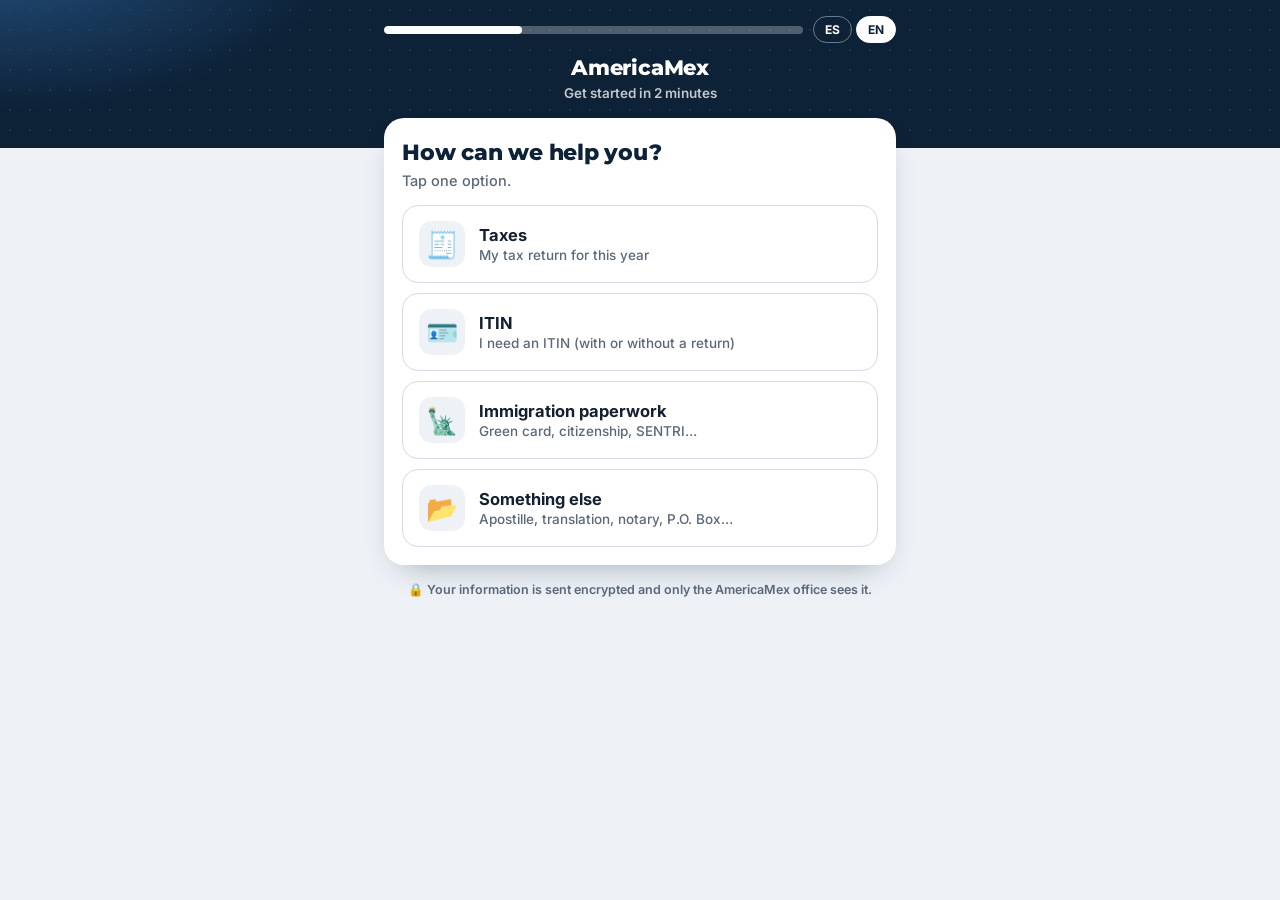
<file: hub/formulario.html>
<!doctype html>
<html lang="es">
<head>
<meta charset="utf-8">
<meta name="viewport" content="width=device-width,initial-scale=1,viewport-fit=cover">
<meta name="robots" content="noindex,nofollow">
<meta name="theme-color" content="#0D2137">
<title>AmericaMex · Empieza aquí</title>
<link href="https://fonts.googleapis.com/css2?family=Inter:wght@500;600;700&family=Montserrat:wght@700;800&display=swap" rel="stylesheet">
<style>
:root{--navy:#1A3A5C;--navy-d:#0D2137;--red:#E53935;--bg:#EEF2F7;--ink:#14202F;--muted:#5B6878;--line:#D3DCE6;--ok:#17914A;--wa:#1E8E4E}
*{box-sizing:border-box}
body{margin:0;font-family:Inter,system-ui,sans-serif;background:var(--bg);color:var(--ink);font-size:16px;line-height:1.45;-webkit-font-smoothing:antialiased}
header{color:#fff;padding:16px 16px 44px;text-align:center;background-color:var(--navy-d);background-image:radial-gradient(520px 240px at 0 -30%,rgba(36,80,126,.95),transparent 65%),radial-gradient(rgba(255,255,255,.07) 1px,transparent 1.3px);background-size:auto,20px 20px}
header b{font:800 21px/1.2 Montserrat,system-ui,sans-serif;letter-spacing:-.01em}
header small{display:block;opacity:.75;font-weight:600;margin-top:3px;font-size:13.5px}
.wrap{max-width:540px;margin:-30px auto 0;padding:0 14px calc(40px + env(safe-area-inset-bottom))}
.top{display:flex;align-items:center;gap:10px;margin-bottom:10px}
.bar{flex:1;height:8px;border-radius:8px;background:rgba(255,255,255,.28);overflow:hidden}
.bar i{display:block;height:100%;width:0;background:#fff;border-radius:8px;transition:width .3s}
.lang{display:flex;gap:4px}
.lang button{border:1.5px solid rgba(255,255,255,.4);background:transparent;border-radius:20px;padding:5px 11px;font:700 12px Inter,system-ui,sans-serif;color:#fff;cursor:pointer}
.lang button.on{background:#fff;color:var(--navy-d);border-color:#fff}
.card{background:#fff;border-radius:20px;padding:22px 18px 18px;box-shadow:0 14px 34px -18px rgba(13,33,55,.45)}
.paso{display:none}.paso.on{display:block;animation:entra .25s ease-out}
@keyframes entra{from{opacity:0;transform:translateY(8px)}to{opacity:1;transform:none}}
h2{margin:0 0 4px;font:800 22px/1.2 Montserrat,system-ui,sans-serif;color:var(--navy-d);letter-spacing:-.01em}
p.s{margin:0 0 14px;color:var(--muted);font-size:14.5px;font-weight:500}
label{display:block;font-size:13.5px;font-weight:700;color:#3F4D62;margin:14px 0 6px}
label .op{font-weight:500;color:#8A97AA}
input,select,textarea{width:100%;padding:14px;border:1.5px solid var(--line);border-radius:13px;font:600 16px Inter,system-ui,sans-serif;color:var(--ink);background:#fff;-webkit-appearance:none;appearance:none}
input:focus,select:focus,textarea:focus{outline:none;border-color:var(--navy);box-shadow:0 0 0 3px rgba(26,58,92,.14)}
input.mal{border-color:var(--red);box-shadow:0 0 0 3px rgba(229,57,53,.14)}
.g2{display:grid;grid-template-columns:1fr 1fr;gap:10px}
.g3{display:grid;grid-template-columns:2fr 1fr;gap:10px}
.opc{display:grid;gap:10px;margin-top:6px}
.opc button{display:flex;align-items:center;gap:14px;text-align:left;border:1.5px solid var(--line);background:#fff;border-radius:16px;padding:15px 16px;font:700 16.5px Inter,system-ui,sans-serif;color:var(--ink);cursor:pointer;transition:border-color .15s,background .15s,transform .1s}
.opc button:active{transform:scale(.99)}
.opc button i{font-style:normal;font-size:26px;flex:none;width:46px;height:46px;border-radius:13px;background:#EEF2F7;display:grid;place-items:center}
.opc button small{display:block;font-weight:500;color:var(--muted);font-size:13.5px;margin-top:2px}
.opc button.on{border-color:var(--navy);background:#EAF1FA}
.seg{display:grid;grid-template-columns:1fr 1fr;gap:8px}
.seg button{border:1.5px solid var(--line);background:#fff;border-radius:13px;padding:13px 8px;font:700 15px Inter,system-ui,sans-serif;color:var(--ink);cursor:pointer}
.seg button.on{border-color:var(--navy);background:var(--navy);color:#fff}
.per{background:#F4F7FB;border-radius:15px;padding:12px 12px 14px;margin-top:10px;position:relative}
.per .x{position:absolute;top:4px;right:6px;border:none;background:none;font-size:20px;color:var(--muted);padding:6px;cursor:pointer}
.per b.t{display:block;font:800 12px Montserrat,system-ui,sans-serif;text-transform:uppercase;letter-spacing:.06em;color:var(--navy);margin-bottom:2px}
.chk{display:flex;gap:10px;align-items:center;margin:12px 0 0;font-weight:600;font-size:14.5px;color:var(--ink);cursor:pointer}
.chk input{width:22px;height:22px;flex:none;-webkit-appearance:auto;appearance:auto;padding:0;accent-color:var(--navy)}
.nav{display:flex;gap:10px;margin-top:20px}
.btn{flex:1;display:flex;align-items:center;justify-content:center;gap:8px;border:none;border-radius:14px;padding:16px;font:800 16.5px Inter,system-ui,sans-serif;background:var(--red);color:#fff;cursor:pointer;box-shadow:0 10px 22px -12px rgba(229,57,53,.9);text-decoration:none}
.btn.atras{flex:0 0 auto;background:#fff;color:var(--navy);border:1.5px solid var(--line);box-shadow:none;padding:16px 18px}
.btn.sec{background:#fff;color:var(--navy);border:1.5px dashed #9FB1C7;box-shadow:none;margin-top:12px;width:100%;padding:13px}
.btn.navy{background:var(--navy);box-shadow:0 10px 22px -12px rgba(13,33,55,.9)}
.btn.wa{background:var(--wa);box-shadow:0 10px 22px -12px rgba(30,142,78,.9)}
.btn:disabled{opacity:.6}
.err{background:#FDECEA;color:#A31515;border-radius:13px;padding:12px 14px;font-weight:700;font-size:14.5px;margin-bottom:12px;display:none}
.note{background:#EEF3FA;color:#3D5573;border-radius:13px;padding:12px 14px;font-size:13.5px;font-weight:600;margin-top:14px;line-height:1.5}
.note.am{background:#FFF6DC;color:#6B5200}
.docs{list-style:none;margin:10px 0 0;padding:0}
.docs li{display:flex;gap:10px;padding:10px 12px;background:#F4F7FB;border-radius:12px;margin-bottom:6px;font-weight:600;font-size:14.5px}
.docs li::before{content:"📄"}
.fin{text-align:center}
.fin .big{font-size:54px;line-height:1}
.quien{background:#EAF1FA;border:1.5px dashed #9FB1C7;border-radius:13px;padding:12px;margin:10px 0 14px;font-weight:800;color:var(--navy-d);text-align:center;font-size:18px}
.pasos2{counter-reset:p;list-style:none;padding:0;margin:14px 0 0;text-align:left}
.pasos2>li{counter-increment:p;position:relative;padding:0 0 18px 44px}
.pasos2>li::before{content:counter(p);position:absolute;left:0;top:0;width:32px;height:32px;border-radius:50%;background:var(--navy);color:#fff;font:800 15px Montserrat,system-ui,sans-serif;display:grid;place-items:center}
.pasos2>li b{display:block;font-size:16px;margin-bottom:6px}
.pasos2 .btn{width:100%}
.hp{position:absolute;left:-9999px;height:0;overflow:hidden}
.pie{text-align:center;color:var(--muted);font-size:12.5px;font-weight:600;margin-top:16px}
.aviso{background:#E3F3E7;color:#1B5E2C;border-radius:14px;padding:14px;font-weight:700;margin-bottom:12px;display:none}
.aviso .btn{margin-top:10px;width:100%}
@media (prefers-reduced-motion:reduce){.paso.on{animation:none}.bar i{transition:none}}
</style>
</head>
<body>
<header>
  <div class="top" style="max-width:512px;margin:0 auto 12px"><div class="bar" aria-hidden="true"><i id="barra"></i></div><div class="lang"><button type="button" data-l="es">ES</button><button type="button" data-l="en">EN</button></div></div>
  <b>AmericaMex</b><small id="hSub"></small>
</header>
<div class="wrap">
  <div class="aviso" id="yaEnviado"><span data-t="ya"></span><button type="button" class="btn navy" id="yaDocs" data-t="subir"></button><button type="button" class="btn sec" id="yaOtro" data-t="otroForm"></button></div>
  <div class="card" id="form">
    <div class="err" id="err" role="alert"></div>

    <!-- 0 · ¿qué necesitas? -->
    <div class="paso" data-p="serv">
      <h2 data-t="q0"></h2><p class="s" data-t="q0s"></p>
      <div class="opc" id="servicio">
        <button type="button" data-v="impuestos"><i>🧾</i><span><span data-t="o_imp"></span><small data-t="o_imp_s"></small></span></button>
        <button type="button" data-v="itin"><i>🪪</i><span><span data-t="o_itin"></span><small data-t="o_itin_s"></small></span></button>
        <button type="button" data-v="migracion"><i>🗽</i><span><span data-t="o_mig"></span><small data-t="o_mig_s"></small></span></button>
        <button type="button" data-v="otro"><i>📂</i><span><span data-t="o_otro"></span><small data-t="o_otro_s"></small></span></button>
      </div>
    </div>

    <!-- 1 · tus datos -->
    <div class="paso" data-p="tu">
      <h2 data-t="q1"></h2><p class="s" data-t="q1s"></p>
      <div class="g2"><div><label data-t="nombre"></label><input id="nombre" autocomplete="given-name"></div>
      <div><label><span data-t="nombre2"></span> <span class="op" data-t="opc"></span></label><input id="nombre2" autocomplete="additional-name"></div></div>
      <div class="g3"><div><label data-t="apellidos"></label><input id="apellidos" autocomplete="family-name"></div>
      <div><label>Sr./Jr.</label><select id="sufijo"><option value="">—</option><option>Sr.</option><option>Jr.</option><option>II</option><option>III</option></select></div></div>
      <label data-t="tel"></label><input id="telefono" type="tel" inputmode="tel" autocomplete="tel" placeholder="(619) 555-0000">
      <div class="soloTax">
        <label data-t="nac"></label><input id="nacimiento" type="date" autocomplete="bday">
        <label><span data-t="correo"></span> <span class="op" data-t="opc"></span></label><input id="correo" type="email" inputmode="email" autocomplete="email">
        <label data-t="ocup"></label><input id="ocupacion" autocomplete="organization-title">
        <div class="soloC"><label data-t="ssnTu"></label><input id="ssnT" inputmode="numeric" autocomplete="off" maxlength="11" placeholder="XXX-XX-XXXX"></div>
      </div>
      <div class="noTax">
        <label data-t="coment2"></label><textarea id="coment2" rows="3"></textarea>
      </div>
    </div>

    <!-- 2 · dirección -->
    <div class="paso" data-p="dir">
      <h2 data-t="q2"></h2><p class="s" data-t="q2s"></p>
      <label data-t="dir"></label><input id="dirCalle" autocomplete="address-line1">
      <div class="g2"><div><label><span data-t="apto"></span> <span class="op" data-t="opc"></span></label><input id="dirApto" autocomplete="address-line2"></div>
      <div><label data-t="ciudad"></label><input id="dirCiudad" autocomplete="address-level2"></div></div>
      <div class="g2"><div><label data-t="estado"></label><input id="dirEstado" autocomplete="address-level1" maxlength="30" placeholder="CA"></div>
      <div><label data-t="zip"></label><input id="dirZip" inputmode="numeric" autocomplete="postal-code" maxlength="10"></div></div>
    </div>

    <!-- 3 · familia -->
    <div class="paso" data-p="fam">
      <h2 data-t="q3"></h2><p class="s" data-t="q3s"></p>
      <label data-t="civil"></label>
      <div class="seg" id="civil"><button type="button" data-v="soltero" data-t="o_sol"></button><button type="button" data-v="casado" data-t="o_cas"></button><button type="button" data-v="jefe" data-t="o_jef"></button><button type="button" data-v="viudo" data-t="o_viu"></button></div>
      <label class="chk"><input type="checkbox" id="itinYo"><span data-t="itinYo"></span></label>
      <div class="per" id="espWrap" style="display:none">
        <b class="t" data-t="esp"></b>
        <div class="g2"><div><label data-t="pnom"></label><input id="espNombre" autocomplete="off"></div><div><label data-t="apellidos"></label><input id="espApellidos" autocomplete="off"></div></div>
        <div class="g2"><div><label data-t="nac"></label><input id="espNac" type="date"></div><div><label data-t="ocup2"></label><input id="espOcup" autocomplete="off"></div></div>
        <div class="soloC"><label data-t="segS"></label><input id="espSsn" inputmode="numeric" autocomplete="off" maxlength="11" placeholder="XXX-XX-XXXX"></div>
        <label class="chk"><input type="checkbox" id="espItin"><span data-t="itinEl"></span></label>
      </div>
      <label style="margin-top:20px" data-t="deps"></label>
      <div id="deps"></div>
      <button type="button" class="btn sec" id="addDep" data-t="addDep"></button>
      <label style="margin-top:18px"><span data-t="coment"></span> <span class="op" data-t="opc"></span></label><textarea id="coment" rows="2"></textarea>
    </div>

    <!-- 4 · depósito directo (solo en el enlace que manda la oficina) -->
    <div class="paso" data-p="banco">
      <h2 data-t="s5"></h2><p class="s" data-t="s5s"></p>
      <label><span data-t="banco"></span> <span class="op" data-t="opc"></span></label><input id="bancoC" autocomplete="off">
      <div class="g2"><div><label data-t="ruta"></label><input id="rutaC" inputmode="numeric" maxlength="9" autocomplete="off"></div>
      <div><label data-t="cuenta"></label><input id="cuentaC" inputmode="numeric" maxlength="17" autocomplete="off"></div></div>
      <label data-t="tipo"></label><select id="tipoC"><option value="checking">Checking</option><option value="savings">Savings</option></select>
    </div>

    <!-- modo seguro: solo lo delicado, cuando la oficina lo pide -->
    <div class="paso" data-p="seguro">
      <h2 data-t="qs"></h2><p class="s" data-t="qss"></p>
      <label data-t="nombreC"></label><input id="segNombre" autocomplete="name">
      <label data-t="ssnTu"></label><input id="ssn" inputmode="numeric" autocomplete="off" maxlength="11" placeholder="XXX-XX-XXXX">
      <div id="segPers"></div>
      <button type="button" class="btn sec" id="addSeg" data-t="addSeg"></button>
      <label style="margin-top:20px"><span data-t="s5"></span> <span class="op" data-t="opc"></span></label>
      <input id="banco" autocomplete="off" data-ph="banco">
      <div class="g2" style="margin-top:10px"><input id="ruta" inputmode="numeric" maxlength="9" autocomplete="off" data-ph="ruta"><input id="cuenta" inputmode="numeric" maxlength="17" autocomplete="off" data-ph="cuenta"></div>
      <select id="tipoCta" style="margin-top:10px"><option value="checking">Checking</option><option value="savings">Savings</option></select>
      <div class="note" data-t="priv"></div>
    </div>

    <input class="hp" id="web" tabindex="-1" autocomplete="off" aria-hidden="true">
    <div class="nav" id="nav"><button type="button" class="btn atras" id="atras" aria-label="Atrás">←</button><button type="button" class="btn" id="sig"></button></div>
    <div class="note am" id="notaSsn" data-t="noSsn"></div>
  </div>

  <!-- final · documentos -->
  <div class="card fin" id="gracias" style="display:none">
    <div class="big">✅</div>
    <h2 data-t="gracias"></h2><p class="s" data-t="gracias2" id="gr2"></p>
    <ol class="pasos2" id="pasos2">
      <li><b data-t="p2a"></b><ul class="docs" id="docsLista"></ul></li>
      <li><b data-t="p2b"></b><div class="quien" id="quien"></div><button type="button" class="btn navy" id="btnDocs" data-t="subir"></button></li>
      <li><b data-t="p2c"></b><a class="btn wa" id="btnWa" target="_blank" rel="noopener" data-t="avisar"></a></li>
    </ol>
    <p class="s" style="margin:6px 0 0" data-t="p2fin"></p>
  </div>
  <div class="pie">🔒 <span data-t="pie"></span></div>
</div>
<script>
const FN_URL = 'https://kwebidsoeyfgwtyhoeni.supabase.co/functions/v1/intake';
// Enlace público de Encyro para que el cliente suba sus documentos.
const ENCYRO_URL = 'https://www.encyro.com/americamexmultiservices';
const WA_OFICINA = '16194964759';
const ANON = 'eyJhbGciOiJIUzI1NiIsInR5cCI6IkpXVCJ9.eyJpc3MiOiJzdXBhYmFzZSIsInJlZiI6Imt3ZWJpZHNvZXlmZ3d0eWhvZW5pIiwicm9sZSI6ImFub24iLCJpYXQiOjE3OTEyMTM3NTgsImV4cCI6MjEwNjc4OTc1OH0.vD1Mt8VosqFStyrxTCaprQ3Ekzvpi-ZwlFa5aTGLSUw';
const T = {
 es:{hSub:'Empieza tu trámite en 2 minutos',opc:'(opcional)',
  q0:'¿En qué te ayudamos?',q0s:'Toca una opción.',o_imp:'Impuestos',o_imp_s:'Mi declaración de este año',o_itin:'ITIN',o_itin_s:'Necesito un ITIN (con o sin declaración)',o_mig:'Trámite migratorio',o_mig_s:'Mica, ciudadanía, SENTRI…',o_otro:'Otro trámite',o_otro_s:'Apostilla, traducción, notary, P.O. Box…',
  q1:'Tus datos',q1s:'Como aparecen en tu identificación.',nombre:'Primer nombre *',nombre2:'Segundo nombre',apellidos:'Apellidos *',tel:'Teléfono o WhatsApp *',nac:'Fecha de nacimiento',correo:'Correo electrónico',ocup:'¿En qué trabajas?',coment2:'Cuéntanos qué necesitas',
  q2:'¿Dónde recibes tu correo?',q2s:'La dirección que va en tu declaración.',dir:'Calle y número',apto:'Apto',ciudad:'Ciudad',estado:'Estado',zip:'Código postal',
  q3:'Tu familia',q3s:'Para buscarte todos los créditos que te tocan.',civil:'Estado civil',o_sol:'Soltero(a)',o_cas:'Casado(a)',o_jef:'Soltero(a) con hijos',o_viu:'Viudo(a)',
  itinYo:'Yo no tengo seguro social (necesito ITIN)',itinEl:'No tiene seguro social (necesita ITIN)',esp:'Tu esposo(a)',pnom:'Primer nombre',ocup2:'¿En qué trabaja?',
  deps:'Hijos u otros dependientes',addDep:'+ Agregar un hijo o dependiente',depN:'Nombre(s)',depA:'Apellido(s)',parent:'Parentesco',meses:'Meses que vivió contigo',dep:'Dependiente',
  parOps:['Hijo','Hija','Padre','Madre','Otro'],coment:'¿Algo más que debamos saber?',
  sig:'Siguiente',enviar:'Enviar mis datos',enviando:'Enviando…',
  noSsn:'🔒 Aquí no te pedimos tu seguro social ni datos de banco. Si hacen falta, te los pedimos después por un medio seguro.',
  gracias:'¡Listo! Ya recibimos tus datos.',gracias2:'Solo falta mandarnos tus documentos:',p2a:'Ten a la mano estos documentos',p2b:'Súbelos con este nombre',p2c:'Avísanos que ya terminaste',subir:'📎 Subir mis documentos',avisar:'Avisar por WhatsApp',
  p2fin:'¿No los tienes ahorita? Súbelos después con el mismo enlace o tráelos a la oficina.',ya:'Ya nos mandaste tus datos. ¿Te falta subir tus documentos?',otroForm:'Llenar otro formulario',
  d_w2:'W-2 y/o 1099 (todos los que tengas)',d_id:'Identificación con foto (ID o pasaporte)',d_acta:'Acta de nacimiento de los niños',d_esc:'Constancia de la escuela o del doctor de los niños',d_guard:'Recibos de guardería (si pagaste)',d_ant:'Declaración del año pasado (si la tienes)',d_pas:'Pasaporte vigente de quien necesita ITIN',d_mig:'Tu mica, pasaporte o documento del trámite',d_otro:'El documento que quieres tramitar',
  waMsg:'Hola, soy {n}. Ya llené mi cuestionario y subí mis documentos.',
  falta:'Escribe tu nombre.',faltaAp:'Escribe tus apellidos.',faltaTel:'Escribe un teléfono de 10 dígitos.',faltaServ:'Toca una opción para continuar.',errSsn:'El seguro social o ITIN debe tener 9 dígitos.',errRuta:'El número de ruta debe tener 9 dígitos.',errNet:'No se pudo enviar. Revisa tu internet e intenta de nuevo.',errNada:'Escribe al menos un número.',
  qs:'Datos protegidos',qss:'Los pidió tu preparador para terminar tu declaración.',nombreC:'Tu nombre completo *',ssnTu:'Tu seguro social o ITIN',addSeg:'+ Agregar esposo(a) o dependiente',segN:'Nombre completo',segS:'Seguro social o ITIN',s5:'Depósito directo de tu reembolso',s5s:'Para que tu reembolso llegue directo a tu cuenta. Si prefieres cheque, déjalo vacío.',tipo:'Tipo de cuenta',banco:'Banco',ruta:'Ruta (9 dígitos)',cuenta:'Número de cuenta',
  priv:'🔒 Viaja cifrado y se borra solo a las 48 horas, en cuanto lo capturamos.',pie:'Tu información viaja cifrada y solo la ve la oficina de AmericaMex.',segOk:'¡Listo! Recibimos tus datos de forma segura.',segOk2:'Ya puedes cerrar esta página.'},
 en:{hSub:'Get started in 2 minutes',opc:'(optional)',
  q0:'How can we help you?',q0s:'Tap one option.',o_imp:'Taxes',o_imp_s:'My tax return for this year',o_itin:'ITIN',o_itin_s:'I need an ITIN (with or without a return)',o_mig:'Immigration paperwork',o_mig_s:'Green card, citizenship, SENTRI…',o_otro:'Something else',o_otro_s:'Apostille, translation, notary, P.O. Box…',
  q1:'Your information',q1s:'As shown on your ID.',nombre:'First name *',nombre2:'Middle name',apellidos:'Last name(s) *',tel:'Phone or WhatsApp *',nac:'Date of birth',correo:'Email',ocup:'What is your job?',coment2:'Tell us what you need',
  q2:'Where do you get your mail?',q2s:'The address that goes on your tax return.',dir:'Street address',apto:'Apt',ciudad:'City',estado:'State',zip:'ZIP code',
  q3:'Your family',q3s:'So we can find every credit you qualify for.',civil:'Marital status',o_sol:'Single',o_cas:'Married',o_jef:'Single with children',o_viu:'Widowed',
  itinYo:'I do not have a Social Security number (I need an ITIN)',itinEl:'No Social Security number (needs an ITIN)',esp:'Your spouse',pnom:'First name',ocup2:'Their job',
  deps:'Children or other dependents',addDep:'+ Add a child or dependent',depN:'First name',depA:'Last name(s)',parent:'Relationship',meses:'Months lived with you',dep:'Dependent',
  parOps:['Son','Daughter','Father','Mother','Other'],coment:'Anything else we should know?',
  sig:'Next',enviar:'Send my information',enviando:'Sending…',
  noSsn:'🔒 We do not ask for your Social Security or bank details here. If needed, we will ask later through a secure channel.',
  gracias:'Done! We received your information.',gracias2:'Now just send us your documents:',p2a:'Have these documents ready',p2b:'Upload them under this name',p2c:'Let us know you are done',subir:'📎 Upload my documents',avisar:'Message us on WhatsApp',
  p2fin:'Don\'t have them right now? Upload them later with the same link or bring them to the office.',ya:'You already sent your information. Do you still need to upload your documents?',otroForm:'Fill out another form',
  d_w2:'W-2 and/or 1099 (all that you have)',d_id:'Photo ID (ID card or passport)',d_acta:'Birth certificates of the children',d_esc:'School or doctor records of the children',d_guard:'Childcare receipts (if you paid)',d_ant:'Last year\'s tax return (if you have it)',d_pas:'Valid passport of whoever needs the ITIN',d_mig:'Your green card, passport or the document for your case',d_otro:'The document you need processed',
  waMsg:'Hi, I am {n}. I filled out my questionnaire and uploaded my documents.',
  falta:'Enter your first name.',faltaAp:'Enter your last name.',faltaTel:'Enter a 10-digit phone number.',faltaServ:'Tap an option to continue.',errSsn:'The SSN or ITIN must have 9 digits.',errRuta:'The routing number must have 9 digits.',errNet:'Could not send. Check your internet and try again.',errNada:'Enter at least one number.',
  qs:'Protected information',qss:'Your preparer asked for it to finish your return.',nombreC:'Your full name *',ssnTu:'Your SSN or ITIN',addSeg:'+ Add spouse or dependent',segN:'Full name',segS:'SSN or ITIN',s5:'Direct deposit for your refund',s5s:'So your refund goes straight to your account. If you prefer a check, leave it empty.',tipo:'Account type',banco:'Bank',ruta:'Routing (9 digits)',cuenta:'Account number',
  priv:'🔒 Sent encrypted and deleted automatically within 48 hours, once we enter it.',pie:'Your information is sent encrypted and only the AmericaMex office sees it.',segOk:'Done! We received your information securely.',segOk2:'You can close this page now.'}
};
const Q = new URLSearchParams(location.search);
let L = (Q.get('l') || (navigator.language || 'es')).slice(0, 2) === 'en' ? 'en' : 'es';
const SEGURO = Q.get('seguro') === '1';
const COMPLETO = Q.get('c') === '1';   // enlace o QR que manda la oficina: sí pide seguro social y banco (cifrado)
const $ = id => document.getElementById(id);
const BORR = 'amx_form_borrador2', ENV = 'amx_form_enviado';
let serv = '', civil = '', paso = 0, nombreEnviado = '';
const esTax = () => serv === 'impuestos' || serv === 'itin';
const pasos = () => SEGURO ? ['seguro'] : (esTax() ? ['serv', 'tu', 'dir', 'fam'].concat(COMPLETO ? ['banco'] : []) : ['serv', 'tu']);
const tx = k => T[L][k];

function pintar() {
  document.documentElement.lang = L;
  document.querySelectorAll('[data-t]').forEach(e => { if (T[L][e.dataset.t] !== undefined) e.textContent = T[L][e.dataset.t]; });
  document.querySelectorAll('[data-ph]').forEach(e => { e.placeholder = tx(e.dataset.ph); });
  document.querySelectorAll('.lang button').forEach(b => b.classList.toggle('on', b.dataset.l === L));
  document.querySelectorAll('.dep').forEach((d, i) => {
    d.querySelector('.t').textContent = tx('dep') + ' ' + (i + 1);
    d.querySelector('.dn').placeholder = tx('depN'); d.querySelector('.da').placeholder = tx('depA');
    d.querySelectorAll('[data-dl]').forEach(x => { x.textContent = tx(x.dataset.dl); });
    const sel = d.querySelector('.dp'), v = sel.selectedIndex; sel.innerHTML = tx('parOps').map(o => '<option>' + o + '</option>').join(''); sel.selectedIndex = Math.max(0, v);
  });
  document.querySelectorAll('.sp').forEach(d => { d.querySelector('.sn').placeholder = tx('segN'); d.querySelector('.ss').placeholder = tx('segS'); });
  const ps = pasos(), id = ps[Math.min(paso, ps.length - 1)];
  document.querySelectorAll('.paso').forEach(p => p.classList.toggle('on', p.dataset.p === id));
  document.querySelectorAll('.soloTax').forEach(e => { e.style.display = esTax() ? '' : 'none'; });
  document.querySelectorAll('.noTax').forEach(e => { e.style.display = esTax() ? 'none' : ''; });
  document.querySelectorAll('.soloC').forEach(e => { e.style.display = COMPLETO ? '' : 'none'; });
  $('notaSsn').textContent = tx(COMPLETO ? 'priv' : 'noSsn'); $('notaSsn').className = COMPLETO ? 'note' : 'note am';
  document.querySelectorAll('#servicio button').forEach(b => b.classList.toggle('on', b.dataset.v === serv));
  document.querySelectorAll('#civil button').forEach(b => b.classList.toggle('on', b.dataset.v === civil));
  $('espWrap').style.display = civil === 'casado' ? 'block' : 'none';
  $('atras').style.display = paso > 0 ? '' : 'none';
  $('nav').style.display = id === 'serv' ? 'none' : 'flex';
  $('sig').textContent = paso >= ps.length - 1 ? tx('enviar') : tx('sig');
  $('notaSsn').style.display = SEGURO || id === 'serv' ? 'none' : 'block';
  $('barra').style.width = Math.round((paso + 1) / (ps.length + 1) * 100) + '%';
  $('hSub').textContent = tx(SEGURO ? 'qs' : 'hSub');
  if ($('quien')) $('quien').textContent = nombreCompleto();
}
function irPaso(n) { paso = n; $('err').style.display = 'none'; pintar(); window.scrollTo({ top: 0, behavior: 'smooth' }); guardarBorrador(); }
document.querySelector('.lang').addEventListener('click', e => { const b = e.target.closest('button'); if (b) { L = b.dataset.l; pintar(); if ($('gracias').style.display !== 'none') pintarDocs(); } });
$('servicio').addEventListener('click', e => { const b = e.target.closest('button'); if (!b) return; serv = b.dataset.v; if (serv === 'itin') $('itinYo').checked = true; irPaso(1); });
$('civil').addEventListener('click', e => { const b = e.target.closest('button'); if (!b) return; civil = b.dataset.v; pintar(); guardarBorrador(); });
function fmtSsn(el) { const d = el.value.replace(/\D/g, '').slice(0, 9); el.value = d.length > 5 ? d.slice(0, 3) + '-' + d.slice(3, 5) + '-' + d.slice(5) : (d.length > 3 ? d.slice(0, 3) + '-' + d.slice(3) : d); }
function fmtTel(el) { const d = el.value.replace(/\D/g, ''); if (el.value.trim().startsWith('+') || d.length > 10) return; el.value = d.length > 6 ? '(' + d.slice(0, 3) + ') ' + d.slice(3, 6) + '-' + d.slice(6) : (d.length > 3 ? '(' + d.slice(0, 3) + ') ' + d.slice(3) : d); }
['ssn', 'ssnT', 'espSsn'].forEach(i => $(i).addEventListener('input', e => fmtSsn(e.target)));
$('telefono').addEventListener('input', e => fmtTel(e.target));

function addDep(x) {
  x = x || {};
  const d = document.createElement('div'); d.className = 'per dep';
  let ms = ''; for (let m = 12; m >= 0; m--) ms += '<option>' + m + '</option>';
  d.innerHTML = '<button type="button" class="x" aria-label="Quitar">✕</button><b class="t"></b><div class="g2"><input class="dn" autocomplete="off"><input class="da" autocomplete="off"></div>' +
    '<div class="g2"><div><label data-dl="nac"></label><input class="dd" type="date"></div><div><label data-dl="parent"></label><select class="dp"></select></div></div>' +
    '<label data-dl="meses"></label><select class="dm">' + ms + '</select><div class="soloC"><label data-dl="segS"></label><input class="ds" inputmode="numeric" autocomplete="off" maxlength="11" placeholder="XXX-XX-XXXX"></div><label class="chk"><input type="checkbox" class="di"><span data-dl="itinEl"></span></label>';
  d.querySelector('.x').onclick = () => { d.remove(); pintar(); guardarBorrador(); };
  d.querySelector('.ds').addEventListener('input', e => fmtSsn(e.target));
  $('deps').appendChild(d); pintar();
  d.querySelector('.dn').value = x.n || ''; d.querySelector('.da').value = x.a || ($('apellidos').value || ''); d.querySelector('.dd').value = x.f || '';
  if (x.p != null) d.querySelector('.dp').selectedIndex = x.p; d.querySelector('.dm').value = x.m || '12'; d.querySelector('.di').checked = !!x.i;
  return d;
}
$('addDep').onclick = () => { addDep().querySelector('.dn').focus(); guardarBorrador(); };
function addSeg() {
  const d = document.createElement('div'); d.className = 'per sp';
  d.innerHTML = '<button type="button" class="x" aria-label="Quitar">✕</button><input class="sn" autocomplete="off" style="margin-top:4px"><input class="ss" inputmode="numeric" autocomplete="off" maxlength="11" style="margin-top:10px">';
  d.querySelector('.x').onclick = () => d.remove();
  d.querySelector('.ss').addEventListener('input', e => fmtSsn(e.target));
  $('segPers').appendChild(d); pintar(); return d;
}
$('addSeg').onclick = () => addSeg().querySelector('.sn').focus();

function error(m, el) { const e = $('err'); e.textContent = m; e.style.display = 'block'; e.scrollIntoView({ behavior: 'smooth', block: 'center' }); if (el) { el.classList.add('mal'); el.focus(); el.addEventListener('input', () => el.classList.remove('mal'), { once: true }); } return false; }
const ssnOk = el => { const d = el.value.replace(/\D/g, ''); return !d || d.length === 9; };
function valida(id) {
  if (id === 'serv' && !serv) return error(tx('faltaServ'));
  if (id === 'tu') {
    if (!$('nombre').value.trim()) return error(tx('falta'), $('nombre'));
    if (!$('apellidos').value.trim()) return error(tx('faltaAp'), $('apellidos'));
    if ($('telefono').value.replace(/\D/g, '').length < 10) return error(tx('faltaTel'), $('telefono'));
    if (COMPLETO && esTax() && !ssnOk($('ssnT'))) return error(tx('errSsn'), $('ssnT'));
  }
  if (id === 'fam' && COMPLETO) {
    if (civil === 'casado' && !ssnOk($('espSsn'))) return error(tx('errSsn'), $('espSsn'));
    const malo = [...document.querySelectorAll('.dep .ds')].find(x => !ssnOk(x));
    if (malo) return error(tx('errSsn'), malo);
  }
  if (id === 'banco') { const r = $('rutaC').value.replace(/\D/g, ''); if (r && r.length !== 9) return error(tx('errRuta'), $('rutaC')); }
  return true;
}
function nombreCompleto() {
  if (nombreEnviado) return nombreEnviado;
  if (SEGURO) return $('segNombre').value.trim();
  return [$('nombre').value, $('nombre2').value, $('apellidos').value, $('sufijo').value].map(x => String(x || '').trim()).filter(Boolean).join(' ');
}
$('atras').onclick = () => irPaso(Math.max(0, paso - 1));
$('sig').onclick = () => { const ps = pasos(); if (!valida(ps[paso])) return; if (paso < ps.length - 1) irPaso(paso + 1); else enviar(); };
$('form').addEventListener('keydown', e => { if (e.key === 'Enter' && e.target.tagName === 'INPUT') { e.preventDefault(); $('sig').click(); } });

function depsDatos() {
  return [...document.querySelectorAll('.dep')].map(d => ({ nombre: d.querySelector('.dn').value, apellidos: d.querySelector('.da').value, nacimiento: d.querySelector('.dd').value, ssn: COMPLETO ? d.querySelector('.ds').value : '', parentesco: d.querySelector('.dp').value, meses: d.querySelector('.dm').value, itin: d.querySelector('.di').checked })).filter(d => (d.nombre + d.apellidos).trim());
}
async function enviar() {
  $('err').style.display = 'none';
  let body;
  if (SEGURO) {
    const nombre = $('segNombre').value.trim();
    if (!nombre) return error(tx('falta'), $('segNombre'));
    const ssn = $('ssn').value.replace(/\D/g, '');
    if (ssn && ssn.length !== 9) return error(tx('errSsn'), $('ssn'));
    const ruta = $('ruta').value.replace(/\D/g, '');
    if (ruta && ruta.length !== 9) return error(tx('errRuta'), $('ruta'));
    const pers = [...document.querySelectorAll('.sp')].map(d => ({ nombre: d.querySelector('.sn').value, apellidos: '', nacimiento: '', ssn: d.querySelector('.ss').value, parentesco: '', meses: '' })).filter(p => p.nombre.trim() || p.ssn.trim());
    const malo = pers.find(p => p.ssn.replace(/\D/g, '').length !== 9);
    if (malo) return error(tx('errSsn'));
    if (!ssn && !pers.length && !ruta && !$('cuenta').value.trim()) return error(tx('errNada'), $('ssn'));
    body = { accion: 'enviar', idioma: L, web: $('web').value, nombre, servicio: 'seguro', ssn, comentarios: '🔒 Datos protegidos que pidió la oficina', dependientes: pers,
      banco: ($('banco').value || ruta || $('cuenta').value) ? { banco: $('banco').value, ruta, cuenta: $('cuenta').value, tipo: $('tipoCta').value } : null };
  } else {
    const deps = depsDatos();
    const itin = [];
    if (esTax()) { if ($('itinYo').checked) itin.push(nombreCompleto()); if (civil === 'casado' && $('espItin').checked) itin.push(($('espNombre').value + ' ' + $('espApellidos').value).trim() || 'esposo(a)'); deps.filter(d => d.itin).forEach(d => itin.push((d.nombre + ' ' + d.apellidos).trim())); }
    const com = [esTax() ? $('coment').value.trim() : $('coment2').value.trim(), itin.length ? '🪪 Necesitan ITIN: ' + itin.join('; ') : ''].filter(Boolean).join(' · ');
    body = { accion: 'enviar', idioma: L, web: $('web').value, nombre: $('nombre').value.trim(), nombre2: $('nombre2').value, apellidos: $('apellidos').value, sufijo: $('sufijo').value,
      nacimiento: $('nacimiento').value, telefono: $('telefono').value, correo: $('correo').value, ocupacion: $('ocupacion').value, servicio: serv,
      dirCalle: $('dirCalle').value, dirApto: $('dirApto').value, dirCiudad: $('dirCiudad').value, dirEstado: $('dirEstado').value, dirZip: $('dirZip').value,
      ssn: COMPLETO && esTax() ? $('ssnT').value.replace(/\D/g, '') : '', estado_civil: esTax() ? civil : '', comentarios: com,
      esposo: esTax() && civil === 'casado' && ($('espNombre').value + $('espApellidos').value).trim() ? { nombre: $('espNombre').value, nombre2: '', apellidos: $('espApellidos').value, nacimiento: $('espNac').value, ssn: COMPLETO ? $('espSsn').value : '', ocupacion: $('espOcup').value } : null,
      dependientes: esTax() ? deps.map(d => ({ nombre: d.nombre, apellidos: d.apellidos, nacimiento: d.nacimiento, ssn: d.ssn, parentesco: d.parentesco + (d.itin ? ' (ITIN)' : ''), meses: d.meses })) : [],
      banco: COMPLETO && esTax() && ($('bancoC').value || $('rutaC').value || $('cuentaC').value) ? { banco: $('bancoC').value, ruta: $('rutaC').value.replace(/\D/g, ''), cuenta: $('cuentaC').value, tipo: $('tipoC').value } : null };
  }
  const b = $('sig'); b.disabled = true; b.textContent = tx('enviando');
  try {
    const r = await fetch(FN_URL, { method: 'POST', headers: { 'Content-Type': 'application/json', apikey: ANON, Authorization: 'Bearer ' + ANON }, body: JSON.stringify(body) });
    const j = await r.json().catch(() => ({}));
    if (!r.ok || !j.ok) throw new Error(j.error || 'x');
    if (!SEGURO) { try { localStorage.removeItem(BORR); localStorage.setItem(ENV, JSON.stringify({ n: nombreCompleto(), t: Date.now(), s: serv, h: document.querySelectorAll('.dep').length, i: /Necesitan ITIN/.test(body.comentarios) })); } catch (x) {} }
    mostrarFinal();
  } catch (e) { b.disabled = false; pintar(); error(e.message && e.message !== 'x' && e.message !== 'Failed to fetch' ? e.message : tx('errNet')); }
}

/* ----- final: documentos por Encyro y aviso por WhatsApp ----- */
let finDatos = null;
function pintarDocs() {
  const f = finDatos || {}, l = [];
  if (f.s === 'impuestos' || f.s === 'itin') { l.push('d_w2', 'd_id'); if (f.i || f.s === 'itin') l.push('d_pas'); if (f.h) l.push('d_acta', 'd_esc', 'd_guard'); l.push('d_ant'); }
  else if (f.s === 'migracion') l.push('d_id', 'd_mig'); else l.push('d_id', 'd_otro');
  $('docsLista').innerHTML = l.map(k => '<li>' + tx(k) + '</li>').join('');
  $('btnWa').href = 'https://wa.me/' + WA_OFICINA + '?text=' + encodeURIComponent(tx('waMsg').replace('{n}', nombreCompleto()));
}
function abrirEncyro() { const w = window.open(ENCYRO_URL, '_blank', 'noopener'); if (!w) location.href = ENCYRO_URL; }
function mostrarFinal(guardado) {
  if (guardado) { nombreEnviado = guardado.n; finDatos = guardado; }
  else { nombreEnviado = nombreCompleto(); finDatos = { s: serv, h: document.querySelectorAll('.dep').length, i: $('itinYo').checked || $('espItin').checked || !!document.querySelector('.di:checked') }; }
  $('form').style.display = 'none'; $('yaEnviado').style.display = 'none'; $('gracias').style.display = 'block'; $('barra').style.width = '100%';
  pintar();
  if (SEGURO) { $('pasos2').style.display = 'none'; document.querySelector('#gracias h2').textContent = tx('segOk'); $('gr2').textContent = tx('segOk2'); document.querySelector('#gracias [data-t=p2fin]').style.display = 'none'; }
  else pintarDocs();
  window.scrollTo(0, 0);
}
$('btnDocs').onclick = abrirEncyro;
$('yaDocs').onclick = () => { let env = null; try { env = JSON.parse(localStorage.getItem(ENV) || 'null'); } catch (x) {} mostrarFinal(env || { n: '', s: 'impuestos' }); };
$('yaOtro').onclick = () => { try { localStorage.removeItem(ENV); } catch (x) {} $('yaEnviado').style.display = 'none'; };

/* ----- borrador: si el cliente se sale y regresa, sigue donde iba (nunca se guarda nada delicado) ----- */
const CAMPOS = ['nombre', 'nombre2', 'apellidos', 'sufijo', 'nacimiento', 'telefono', 'correo', 'ocupacion', 'dirCalle', 'dirApto', 'dirCiudad', 'dirEstado', 'dirZip', 'espNombre', 'espApellidos', 'espNac', 'espOcup', 'coment', 'coment2'];
function guardarBorrador() {
  if (SEGURO) return;
  const o = { serv, civil, paso, iy: $('itinYo').checked, ie: $('espItin').checked };
  CAMPOS.forEach(id => { o[id] = $(id).value; });
  o.deps = [...document.querySelectorAll('.dep')].map(d => ({ n: d.querySelector('.dn').value, a: d.querySelector('.da').value, f: d.querySelector('.dd').value, p: d.querySelector('.dp').selectedIndex, m: d.querySelector('.dm').value, i: d.querySelector('.di').checked }));
  try { localStorage.setItem(BORR, JSON.stringify(o)); } catch (x) {}
}
function cargarBorrador() {
  let o = null;
  try { o = JSON.parse(localStorage.getItem(BORR) || 'null'); } catch (x) {}
  if (!o) return;
  CAMPOS.forEach(id => { if (o[id] != null) $(id).value = o[id]; });
  serv = o.serv || ''; civil = o.civil || ''; $('itinYo').checked = !!o.iy; $('espItin').checked = !!o.ie;
  (o.deps || []).forEach(x => addDep(x));
  paso = serv ? Math.min(o.paso || 0, pasos().length - 1) : 0;
}
$('form').addEventListener('input', guardarBorrador);
$('form').addEventListener('change', guardarBorrador);

if (SEGURO) { $('segNombre').value = (Q.get('n') || '').slice(0, 80); }
else {
  const s0 = Q.get('s'); cargarBorrador();
  if (!serv && ['impuestos', 'itin', 'migracion', 'otro'].includes(s0)) { serv = s0; paso = 1; }
  try {
    const env = JSON.parse(localStorage.getItem(ENV) || 'null');
    if (env && Date.now() - env.t < 6 * 3600000) $('yaEnviado').style.display = 'block'; else localStorage.removeItem(ENV);
  } catch (x) {}
}
pintar();
</script>
</body>
</html>
</file>
